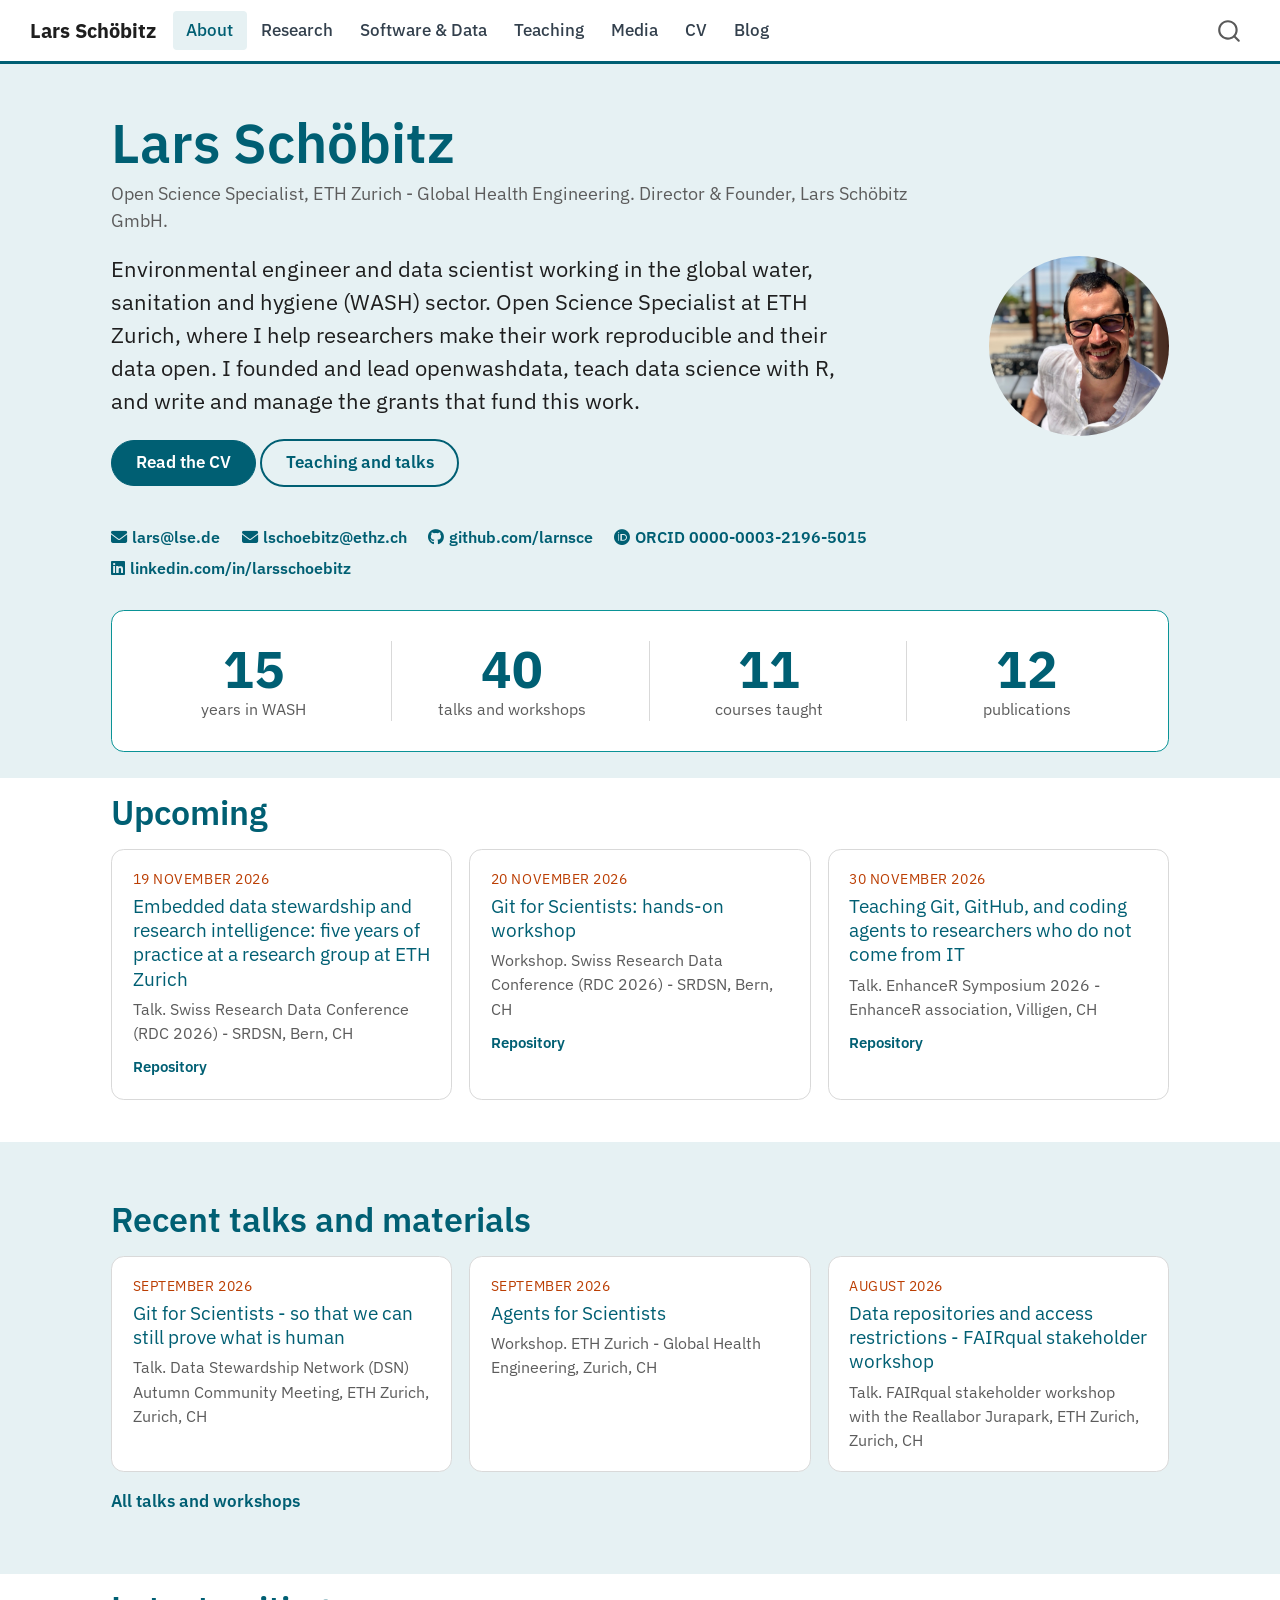
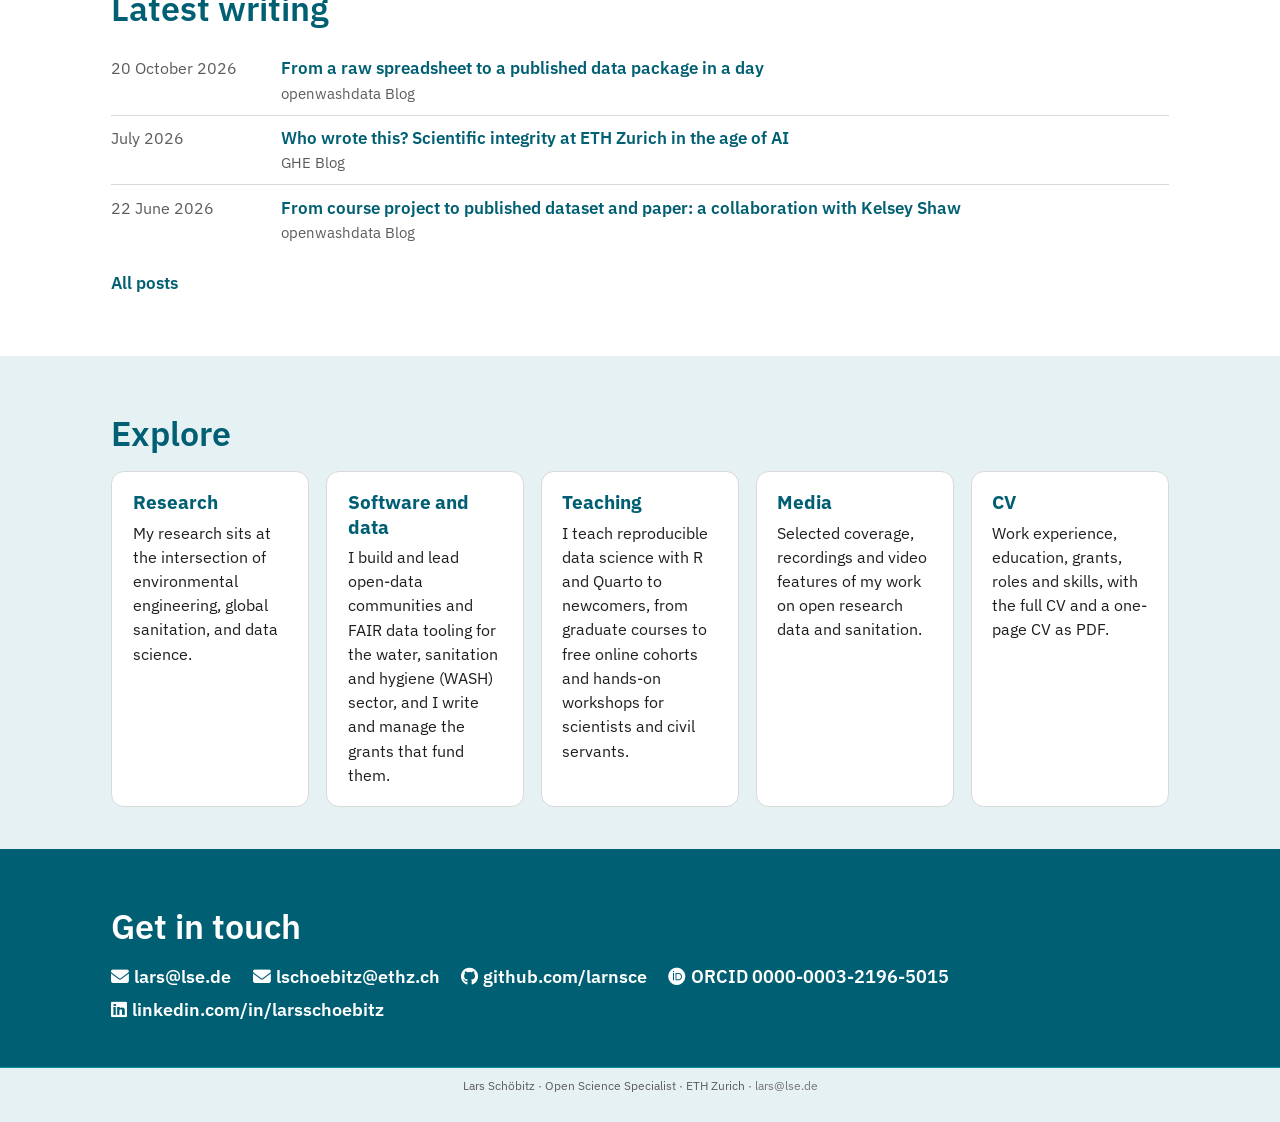
<file: docs/index.html>
<!DOCTYPE html>
<html xmlns="http://www.w3.org/1999/xhtml" lang="en" xml:lang="en"><head>

<meta charset="utf-8">
<meta name="generator" content="quarto-1.10.18">

<meta name="viewport" content="width=device-width, initial-scale=1.0, user-scalable=yes">


<title>Lars Schöbitz</title>
<style>
/* Default styles provided by pandoc.
** See https://pandoc.org/MANUAL.html#variables-for-html for config info.
*/
span.smallcaps{font-variant: small-caps;}
div.columns{display: flex; gap: 1.5em;}
div.column{flex: auto;}
@media screen {
div.columns{gap: min(4vw, 1.5em);}
div.column{overflow-x: auto;}
}
div.hanging-indent{margin-left: 1.5em; text-indent: -1.5em;}
ul.task-list{list-style: none;}
ul.task-list li input[type="checkbox"] {
  width: 0.8em;
  margin: 0 0.8em 0.2em -1em; /* quarto-specific, see https://github.com/quarto-dev/quarto-cli/issues/4556 */ 
  vertical-align: middle;
}
</style>


<script src="site_libs/quarto-nav/quarto-nav.js"></script>
<script src="site_libs/quarto-nav/headroom.min.js"></script>
<script src="site_libs/clipboard/clipboard.min.js"></script>
<script src="site_libs/quarto-search/autocomplete.umd.js"></script>
<script src="site_libs/quarto-search/fuse.min.js"></script>
<script src="site_libs/quarto-search/quarto-search.js"></script>
<meta name="quarto:offset" content="./">
<link href="./assets/profile-lars-schoebitz.jpg" rel="icon" type="image/jpeg">
<script src="site_libs/quarto-html/quarto.js" type="module"></script>
<script src="site_libs/quarto-html/tabsets/tabsets.js" type="module"></script>
<script src="site_libs/quarto-html/popper.min.js"></script>
<script src="site_libs/quarto-html/tippy.umd.min.js"></script>
<script src="site_libs/quarto-html/anchor.min.js"></script>
<link href="site_libs/quarto-html/tippy.css" rel="stylesheet">
<link href="site_libs/quarto-html/quarto-syntax-highlighting-0f05cba98e93abd5bfacabf37e46c573.css" rel="stylesheet" class="quarto-color-scheme" id="quarto-text-highlighting-styles">
<link href="site_libs/quarto-html/quarto-syntax-highlighting-dark-36489fe9f95e83378e31b3375ef0b6a4.css" rel="stylesheet" class="quarto-color-scheme quarto-color-alternate" id="quarto-text-highlighting-styles">
<link href="site_libs/quarto-html/quarto-syntax-highlighting-0f05cba98e93abd5bfacabf37e46c573.css" rel="stylesheet" class="quarto-color-scheme-extra" id="quarto-text-highlighting-styles">
<script src="site_libs/bootstrap/bootstrap.min.js"></script>
<link href="site_libs/bootstrap/bootstrap-icons.css" rel="stylesheet">
<link href="site_libs/bootstrap/bootstrap-bf7b6a0d2951747acea9053a0771e20d.min.css" rel="stylesheet" append-hash="true" class="quarto-color-scheme" id="quarto-bootstrap" data-mode="light">
<link href="site_libs/bootstrap/bootstrap-dark-5d025dab3f1455580d51723e2d151b8a.min.css" rel="stylesheet" append-hash="true" class="quarto-color-scheme quarto-color-alternate" id="quarto-bootstrap" data-mode="light">
<link href="site_libs/bootstrap/bootstrap-bf7b6a0d2951747acea9053a0771e20d.min.css" rel="stylesheet" append-hash="true" class="quarto-color-scheme-extra" id="quarto-bootstrap" data-mode="light">
<script id="quarto-search-options" type="application/json">{
  "location": "navbar",
  "copy-button": false,
  "collapse-after": 3,
  "panel-placement": "end",
  "type": "overlay",
  "limit": 50,
  "keyboard-shortcut": [
    "f",
    "/",
    "s"
  ],
  "show-item-context": false,
  "language": {
    "search-no-results-text": "No results",
    "search-matching-documents-text": "matching documents",
    "search-copy-link-title": "Copy link to search",
    "search-hide-matches-text": "Hide additional matches",
    "search-more-match-text": "more match in this document",
    "search-more-matches-text": "more matches in this document",
    "search-clear-button-title": "Clear",
    "search-text-placeholder": "",
    "search-detached-cancel-button-title": "Cancel",
    "search-submit-button-title": "Submit",
    "search-label": "Search"
  }
}</script>
<link rel="stylesheet" href="https://cdnjs.cloudflare.com/ajax/libs/font-awesome/6.5.1/css/all.min.css">
<script async="" defer="" data-domain="lse.de" src="https://plausible.io/js/plausible.js"></script>


<link rel="stylesheet" href="assets/styles.css">
</head>

<body class="nav-fixed fullcontent quarto-light">

<div id="quarto-search-results"></div>
  <header id="quarto-header" class="headroom fixed-top">
    <nav class="navbar navbar-expand-lg " data-bs-theme="dark">
      <div class="navbar-container container-fluid">
      <div class="navbar-brand-container mx-auto">
    <a class="navbar-brand" href="./index.html">
    <span class="navbar-title">Lars Schöbitz</span>
    </a>
  </div>
            <div id="quarto-search" class="" title="Search"></div>
          <button class="navbar-toggler" type="button" data-bs-toggle="collapse" data-bs-target="#navbarCollapse" aria-controls="navbarCollapse" role="menu" aria-expanded="false" aria-label="Toggle navigation" onclick="if (window.quartoToggleHeadroom) { window.quartoToggleHeadroom(); }">
  <span class="navbar-toggler-icon"></span>
</button>
          <div class="collapse navbar-collapse" id="navbarCollapse">
            <ul class="navbar-nav navbar-nav-scroll me-auto">
  <li class="nav-item">
    <a class="nav-link active" href="./index.html" aria-current="page"> 
<span class="menu-text">About</span></a>
  </li>  
  <li class="nav-item">
    <a class="nav-link" href="./research.html"> 
<span class="menu-text">Research</span></a>
  </li>  
  <li class="nav-item">
    <a class="nav-link" href="./software.html"> 
<span class="menu-text">Software &amp; Data</span></a>
  </li>  
  <li class="nav-item">
    <a class="nav-link" href="./teaching.html"> 
<span class="menu-text">Teaching</span></a>
  </li>  
  <li class="nav-item">
    <a class="nav-link" href="./media.html"> 
<span class="menu-text">Media</span></a>
  </li>  
  <li class="nav-item">
    <a class="nav-link" href="./cv.html"> 
<span class="menu-text">CV</span></a>
  </li>  
  <li class="nav-item">
    <a class="nav-link" href="./blog.html"> 
<span class="menu-text">Blog</span></a>
  </li>  
</ul>
          </div> <!-- /navcollapse -->
            <div class="quarto-navbar-tools">
</div>
      </div> <!-- /container-fluid -->
    </nav>
</header>
<!-- content -->
<div id="quarto-content" class="quarto-container page-layout-custom page-navbar">
<!-- sidebar -->
<!-- margin-sidebar -->
<!-- main -->




<div class="lse-hero">
<div class="lse-section">
<div class="lse-hero-grid">
<section id="lars-schöbitz" class="lse-hero-text">
<h1>Lars Schöbitz</h1>
<p class="lse-role">Open Science Specialist, ETH Zurich - Global Health Engineering. Director &amp; Founder, Lars Schöbitz GmbH.</p>
<div class="lse-lead">
<p>Environmental engineer and data scientist working in the global water, sanitation and hygiene (WASH) sector. Open Science Specialist at ETH Zurich, where I help researchers make their work reproducible and their data open. I founded and lead openwashdata, teach data science with R, and write and manage the grants that fund this work.</p>
</div>
<div class="lse-actions">
<p><a href="./cv.html" class="btn btn-primary">Read the CV</a> <a href="./teaching.html" class="btn btn-outline">Teaching and talks</a></p>
</div>
<p class="lse-contact"><a href="mailto:lars@lse.de"><i class="fa-solid fa-envelope"></i>lars@lse.de</a>
<a href="mailto:lschoebitz@ethz.ch"><i class="fa-solid fa-envelope"></i>lschoebitz@ethz.ch</a>
<a href="https://github.com/larnsce"><i class="fa-brands fa-github"></i>github.com/larnsce</a>
<a href="https://orcid.org/0000-0003-2196-5015"><i class="fa-brands fa-orcid"></i>ORCID 0000-0003-2196-5015</a>
<a href="https://linkedin.com/in/larsschoebitz"><i class="fa-brands fa-linkedin"></i>linkedin.com/in/larsschoebitz</a></p>
</section>
<div class="lse-hero-photo">
<p><img src="assets/profile-lars-schoebitz.jpg" class="lse-portrait img-fluid" alt="Portrait of Lars Schöbitz"></p>
</div>
</div>
<div class="lse-numbers">
<div class="lse-number-item"><div class="lse-number">15</div><div class="lse-number-label">years in WASH</div></div>
<div class="lse-number-item"><div class="lse-number">40</div><div class="lse-number-label">talks and workshops</div></div>
<div class="lse-number-item"><div class="lse-number">11</div><div class="lse-number-label">courses taught</div></div>
<div class="lse-number-item"><div class="lse-number">12</div><div class="lse-number-label">publications</div></div>
</div>
</div>
</div>
<div class="lse-section">
<h2>Upcoming</h2>
<div class="lse-cards">
<div class="lse-card">
<span class="lse-card-kicker">19 November 2026</span>
<strong><a href="https://researchdatasupport.ch/srdsn-conference">Embedded data stewardship and research intelligence: five years of practice at a research group at ETH Zurich</a></strong>
<p class="lse-card-meta">Talk. Swiss Research Data Conference (RDC 2026) - SRDSN, Bern, CH</p>
<a class="lse-card-more" href="https://github.com/larnsce/rdc-2026">Repository</a>
</div>
<div class="lse-card">
<span class="lse-card-kicker">20 November 2026</span>
<strong><a href="https://researchdatasupport.ch/srdsn-conference">Git for Scientists: hands-on workshop</a></strong>
<p class="lse-card-meta">Workshop. Swiss Research Data Conference (RDC 2026) - SRDSN, Bern, CH</p>
<a class="lse-card-more" href="https://github.com/larnsce/rdc-2026">Repository</a>
</div>
<div class="lse-card">
<span class="lse-card-kicker">30 November 2026</span>
<strong><a href="https://symposium.enhancer.ch/">Teaching Git, GitHub, and coding agents to researchers who do not come from IT</a></strong>
<p class="lse-card-meta">Talk. EnhanceR Symposium 2026 - EnhanceR association, Villigen, CH</p>
<a class="lse-card-more" href="https://github.com/Global-Health-Engineering/talk-enhancer">Repository</a>
</div>
</div>
</div>
<div class="lse-tint">
<section id="recent-talks-and-materials" class="lse-section">
<h2>Recent talks and materials</h2>
<div class="lse-cards">
<div class="lse-card">
<span class="lse-card-kicker">September 2026</span>
<strong><a href="https://ghe-open.ch/slides/dsn-agentsforsci">Git for Scientists - so that we can still prove what is human</a></strong>
<p class="lse-card-meta">Talk. Data Stewardship Network (DSN) Autumn Community Meeting, ETH Zurich, Zurich, CH</p>
</div>
<div class="lse-card">
<span class="lse-card-kicker">September 2026</span>
<strong><a href="https://github.com/agentsforsci-ghe">Agents for Scientists</a></strong>
<p class="lse-card-meta">Workshop. ETH Zurich - Global Health Engineering, Zurich, CH</p>
</div>
<div class="lse-card">
<span class="lse-card-kicker">August 2026</span>
<strong><a href="https://fairqual.github.io/website/gallery/slides/#jurapark-2026">Data repositories and access restrictions - FAIRqual stakeholder workshop</a></strong>
<p class="lse-card-meta">Talk. FAIRqual stakeholder workshop with the Reallabor Jurapark, ETH Zurich, Zurich, CH</p>
</div>
</div>
<p><a href="./teaching.html" class="lse-more">All talks and workshops</a></p>
</section>
</div>
<section id="latest-writing" class="lse-section">
<h2>Latest writing</h2>
<div class="lse-rows">
<a class="lse-row" href="https://openwashdata.org/pages/blog/posts/2026-10-20-solidwastekampala-story/"><span class="lse-row-date">20 October 2026</span><span class="lse-row-title">From a raw spreadsheet to a published data package in a day</span><span class="lse-row-meta">openwashdata Blog</span></a>
<a class="lse-row" href="https://ghe.ethz.ch/ghe-blog-news/2026/07/blog-who-wrote-this-scientific-integrity-at-eth-zurich-in-the-age-of-ai.html"><span class="lse-row-date">July 2026</span><span class="lse-row-title">Who wrote this? Scientific integrity at ETH Zurich in the age of AI</span><span class="lse-row-meta">GHE Blog</span></a>
<a class="lse-row" href="https://openwashdata.org/pages/blog/posts/2026-06-22-collaboration/"><span class="lse-row-date">22 June 2026</span><span class="lse-row-title">From course project to published dataset and paper: a collaboration with Kelsey Shaw</span><span class="lse-row-meta">openwashdata Blog</span></a>
</div>
<p><a href="./blog.html" class="lse-more">All posts</a></p>
</section>
<div class="lse-tint">
<section id="explore" class="lse-section">
<h2>Explore</h2>
<div class="lse-cards lse-cards-explore">
<a class="lse-card" href="research.html"><strong>Research</strong><p>My research sits at the intersection of environmental engineering, global sanitation, and data science.</p></a>
<a class="lse-card" href="software.html"><strong>Software and data</strong><p>I build and lead open-data communities and FAIR data tooling for the water, sanitation and hygiene (WASH) sector, and I write and manage the grants that fund them.</p></a>
<a class="lse-card" href="teaching.html"><strong>Teaching</strong><p>I teach reproducible data science with R and Quarto to newcomers, from graduate courses to free online cohorts and hands-on workshops for scientists and civil servants.</p></a>
<a class="lse-card" href="media.html"><strong>Media</strong><p>Selected coverage, recordings and video features of my work on open research data and sanitation.</p></a>
<a class="lse-card" href="cv.html"><strong>CV</strong><p>Work experience, education, grants, roles and skills, with the full CV and a one-page CV as PDF.</p></a>
</div>
</section>
</div>
<div class="lse-band">
<section id="get-in-touch" class="lse-band-inner">
<h2>Get in touch</h2>
<p class="lse-contact"><a href="mailto:lars@lse.de"><i class="fa-solid fa-envelope"></i>lars@lse.de</a>
<a href="mailto:lschoebitz@ethz.ch"><i class="fa-solid fa-envelope"></i>lschoebitz@ethz.ch</a>
<a href="https://github.com/larnsce"><i class="fa-brands fa-github"></i>github.com/larnsce</a>
<a href="https://orcid.org/0000-0003-2196-5015"><i class="fa-brands fa-orcid"></i>ORCID 0000-0003-2196-5015</a>
<a href="https://linkedin.com/in/larsschoebitz"><i class="fa-brands fa-linkedin"></i>linkedin.com/in/larsschoebitz</a></p>
</section>
</div>




<script id="quarto-html-after-body" type="application/javascript">
  window.document.addEventListener("DOMContentLoaded", function (event) {
    const icon = "";
    const anchorJS = new window.AnchorJS();
    anchorJS.options = {
      placement: 'right',
      icon: icon
    };
    anchorJS.add('.anchored');
    const isCodeAnnotation = (el) => {
      for (const clz of el.classList) {
        if (clz.startsWith('code-annotation-')) {                     
          return true;
        }
      }
      return false;
    }
    const onCopySuccess = function(e) {
      // button target
      const button = e.trigger;
      // don't keep focus
      button.blur();
      // flash "checked"
      button.classList.add('code-copy-button-checked');
      var currentTitle = button.getAttribute("title");
      button.setAttribute("title", "Copied!");
      let tooltip;
      if (window.bootstrap) {
        button.setAttribute("data-bs-toggle", "tooltip");
        button.setAttribute("data-bs-placement", "left");
        button.setAttribute("data-bs-title", "Copied!");
        tooltip = new bootstrap.Tooltip(button, 
          { trigger: "manual", 
            customClass: "code-copy-button-tooltip",
            offset: [0, -8]});
        tooltip.show();    
      }
      setTimeout(function() {
        if (tooltip) {
          tooltip.hide();
          button.removeAttribute("data-bs-title");
          button.removeAttribute("data-bs-toggle");
          button.removeAttribute("data-bs-placement");
        }
        button.setAttribute("title", currentTitle);
        button.classList.remove('code-copy-button-checked');
      }, 1000);
      // clear code selection
      e.clearSelection();
    }
    const getTextToCopy = function(trigger) {
      const outerScaffold = trigger.parentElement.cloneNode(true);
      const codeEl = outerScaffold.querySelector('code');
      for (const childEl of codeEl.children) {
        if (isCodeAnnotation(childEl)) {
          childEl.remove();
        }
      }
      return codeEl.innerText;
    }
    const clipboard = new window.ClipboardJS('.code-copy-button:not([data-in-quarto-modal])', {
      text: getTextToCopy
    });
    clipboard.on('success', onCopySuccess);
    if (window.document.getElementById('quarto-embedded-source-code-modal')) {
      const clipboardModal = new window.ClipboardJS('.code-copy-button[data-in-quarto-modal]', {
        text: getTextToCopy,
        container: window.document.getElementById('quarto-embedded-source-code-modal')
      });
      clipboardModal.on('success', onCopySuccess);
    }
      var localhostRegex = new RegExp(/^(?:http|https):\/\/localhost\:?[0-9]*\//);
      var mailtoRegex = new RegExp(/^mailto:/);
        var filterRegex = new RegExp("https:\/\/www\.lse\.de");
      var isInternal = (href) => {
          return filterRegex.test(href) || localhostRegex.test(href) || mailtoRegex.test(href);
      }
      // Inspect non-navigation links and adorn them if external
     var links = window.document.querySelectorAll('a[href]:not(.nav-link):not(.navbar-brand):not(.toc-action):not(.sidebar-link):not(.sidebar-item-toggle):not(.pagination-link):not(.no-external):not([aria-hidden]):not(.dropdown-item):not(.quarto-navigation-tool):not(.about-link)');
      for (var i=0; i<links.length; i++) {
        const link = links[i];
        if (!isInternal(link.href)) {
          // undo the damage that might have been done by quarto-nav.js in the case of
          // links that we want to consider external
          if (link.dataset.originalHref !== undefined) {
            link.href = link.dataset.originalHref;
          }
            // target, if specified
            link.setAttribute("target", "_blank");
            if (link.getAttribute("rel") === null) {
              link.setAttribute("rel", "noopener");
            }
        }
      }
    function tippyHover(el, contentFn, onTriggerFn, onUntriggerFn) {
      const config = {
        allowHTML: true,
        maxWidth: 500,
        delay: 100,
        arrow: false,
        appendTo: function(el) {
            return el.parentElement;
        },
        interactive: true,
        interactiveBorder: 10,
        theme: 'quarto',
        placement: 'bottom-start',
      };
      if (contentFn) {
        config.content = contentFn;
      }
      if (onTriggerFn) {
        config.onTrigger = onTriggerFn;
      }
      if (onUntriggerFn) {
        config.onUntrigger = onUntriggerFn;
      }
      window.tippy(el, config); 
    }
    const noterefs = window.document.querySelectorAll('a[role="doc-noteref"]');
    for (var i=0; i<noterefs.length; i++) {
      const ref = noterefs[i];
      tippyHover(ref, function() {
        // use id or data attribute instead here
        let href = ref.getAttribute('data-footnote-href') || ref.getAttribute('href');
        try { href = new URL(href).hash; } catch {}
        const id = href.replace(/^#\/?/, "");
        const note = window.document.getElementById(id);
        if (note) {
          return note.innerHTML;
        } else {
          return "";
        }
      });
    }
    const xrefs = window.document.querySelectorAll('a.quarto-xref');
    const processXRef = (id, note) => {
      // Strip column container classes
      const stripColumnClz = (el) => {
        el.classList.remove("page-full", "page-columns");
        if (el.children) {
          for (const child of el.children) {
            stripColumnClz(child);
          }
        }
      }
      stripColumnClz(note)
      if (id === null || id.startsWith('sec-')) {
        // Special case sections, only their first couple elements
        const container = document.createElement("div");
        if (note.children && note.children.length > 2) {
          container.appendChild(note.children[0].cloneNode(true));
          for (let i = 1; i < note.children.length; i++) {
            const child = note.children[i];
            if (child.tagName === "P" && child.innerText === "") {
              continue;
            } else {
              container.appendChild(child.cloneNode(true));
              break;
            }
          }
          if (window.Quarto?.typesetMath) {
            window.Quarto.typesetMath(container);
          }
          return container.innerHTML
        } else {
          if (window.Quarto?.typesetMath) {
            window.Quarto.typesetMath(note);
          }
          return note.innerHTML;
        }
      } else {
        // Remove any anchor links if they are present
        const anchorLink = note.querySelector('a.anchorjs-link');
        if (anchorLink) {
          anchorLink.remove();
        }
        if (window.Quarto?.typesetMath) {
          window.Quarto.typesetMath(note);
        }
        if (note.classList.contains("callout")) {
          return note.outerHTML;
        } else {
          return note.innerHTML;
        }
      }
    }
    for (var i=0; i<xrefs.length; i++) {
      const xref = xrefs[i];
      tippyHover(xref, undefined, function(instance) {
        instance.disable();
        let url = xref.getAttribute('href');
        let hash = undefined; 
        if (url.startsWith('#')) {
          hash = url;
        } else {
          try { hash = new URL(url).hash; } catch {}
        }
        if (hash) {
          const id = hash.replace(/^#\/?/, "");
          const note = window.document.getElementById(id);
          if (note !== null) {
            try {
              const html = processXRef(id, note.cloneNode(true));
              instance.setContent(html);
            } finally {
              instance.enable();
              instance.show();
            }
          } else {
            // See if we can fetch this
            fetch(url.split('#')[0])
            .then(res => res.text())
            .then(html => {
              const parser = new DOMParser();
              const htmlDoc = parser.parseFromString(html, "text/html");
              const note = htmlDoc.getElementById(id);
              if (note !== null) {
                const html = processXRef(id, note);
                instance.setContent(html);
              } 
            }).finally(() => {
              instance.enable();
              instance.show();
            });
          }
        } else {
          // See if we can fetch a full url (with no hash to target)
          // This is a special case and we should probably do some content thinning / targeting
          fetch(url)
          .then(res => res.text())
          .then(html => {
            const parser = new DOMParser();
            const htmlDoc = parser.parseFromString(html, "text/html");
            const note = htmlDoc.querySelector('main.content');
            if (note !== null) {
              // This should only happen for chapter cross references
              // (since there is no id in the URL)
              // remove the first header
              if (note.children.length > 0 && note.children[0].tagName === "HEADER") {
                note.children[0].remove();
              }
              const html = processXRef(null, note);
              instance.setContent(html);
            } 
          }).finally(() => {
            instance.enable();
            instance.show();
          });
        }
      }, function(instance) {
      });
    }
        let selectedAnnoteEl;
        const selectorForAnnotation = ( cell, annotation) => {
          let cellAttr = 'data-code-cell="' + cell + '"';
          let lineAttr = 'data-code-annotation="' +  annotation + '"';
          const selector = 'span[' + cellAttr + '][' + lineAttr + ']';
          return selector;
        }
        const selectCodeLines = (annoteEl) => {
          const doc = window.document;
          const targetCell = annoteEl.getAttribute("data-target-cell");
          const targetAnnotation = annoteEl.getAttribute("data-target-annotation");
          const annoteSpan = window.document.querySelector(selectorForAnnotation(targetCell, targetAnnotation));
          const lines = annoteSpan.getAttribute("data-code-lines").split(",");
          const lineIds = lines.map((line) => {
            return targetCell + "-" + line;
          })
          let top = null;
          let height = null;
          let parent = null;
          if (lineIds.length > 0) {
              //compute the position of the single el (top and bottom and make a div)
              const el = window.document.getElementById(lineIds[0]);
              top = el.offsetTop;
              height = el.offsetHeight;
              parent = el.parentElement.parentElement;
            if (lineIds.length > 1) {
              const lastEl = window.document.getElementById(lineIds[lineIds.length - 1]);
              const bottom = lastEl.offsetTop + lastEl.offsetHeight;
              height = bottom - top;
            }
            if (top !== null && height !== null && parent !== null) {
              // cook up a div (if necessary) and position it 
              let div = window.document.getElementById("code-annotation-line-highlight");
              if (div === null) {
                div = window.document.createElement("div");
                div.setAttribute("id", "code-annotation-line-highlight");
                div.style.position = 'absolute';
                parent.appendChild(div);
              }
              div.style.top = top - 2 + "px";
              div.style.height = height + 4 + "px";
              div.style.left = 0;
              let gutterDiv = window.document.getElementById("code-annotation-line-highlight-gutter");
              if (gutterDiv === null) {
                gutterDiv = window.document.createElement("div");
                gutterDiv.setAttribute("id", "code-annotation-line-highlight-gutter");
                gutterDiv.style.position = 'absolute';
                const codeCell = window.document.getElementById(targetCell);
                const gutter = codeCell.querySelector('.code-annotation-gutter');
                gutter.appendChild(gutterDiv);
              }
              gutterDiv.style.top = top - 2 + "px";
              gutterDiv.style.height = height + 4 + "px";
            }
            selectedAnnoteEl = annoteEl;
          }
        };
        const unselectCodeLines = () => {
          const elementsIds = ["code-annotation-line-highlight", "code-annotation-line-highlight-gutter"];
          elementsIds.forEach((elId) => {
            const div = window.document.getElementById(elId);
            if (div) {
              div.remove();
            }
          });
          selectedAnnoteEl = undefined;
        };
          // Handle positioning of the toggle
      window.addEventListener(
        "resize",
        throttle(() => {
          elRect = undefined;
          if (selectedAnnoteEl) {
            selectCodeLines(selectedAnnoteEl);
          }
        }, 10)
      );
      function throttle(fn, ms) {
      let throttle = false;
      let timer;
        return (...args) => {
          if(!throttle) { // first call gets through
              fn.apply(this, args);
              throttle = true;
          } else { // all the others get throttled
              if(timer) clearTimeout(timer); // cancel #2
              timer = setTimeout(() => {
                fn.apply(this, args);
                timer = throttle = false;
              }, ms);
          }
        };
      }
        // Attach click handler to the DT
        const annoteDls = window.document.querySelectorAll('dt[data-target-cell]');
        for (const annoteDlNode of annoteDls) {
          annoteDlNode.addEventListener('click', (event) => {
            const clickedEl = event.target;
            if (clickedEl !== selectedAnnoteEl) {
              unselectCodeLines();
              const activeEl = window.document.querySelector('dt[data-target-cell].code-annotation-active');
              if (activeEl) {
                activeEl.classList.remove('code-annotation-active');
              }
              selectCodeLines(clickedEl);
              clickedEl.classList.add('code-annotation-active');
            } else {
              // Unselect the line
              unselectCodeLines();
              clickedEl.classList.remove('code-annotation-active');
            }
          });
        }
    const findCites = (el) => {
      const parentEl = el.parentElement;
      if (parentEl) {
        const cites = parentEl.dataset.cites;
        if (cites) {
          return {
            el,
            cites: cites.split(' ')
          };
        } else {
          return findCites(el.parentElement)
        }
      } else {
        return undefined;
      }
    };
    var bibliorefs = window.document.querySelectorAll('a[role="doc-biblioref"]');
    for (var i=0; i<bibliorefs.length; i++) {
      const ref = bibliorefs[i];
      const citeInfo = findCites(ref);
      if (citeInfo) {
        tippyHover(citeInfo.el, function() {
          var popup = window.document.createElement('div');
          citeInfo.cites.forEach(function(cite) {
            var citeDiv = window.document.createElement('div');
            citeDiv.classList.add('hanging-indent');
            citeDiv.classList.add('csl-entry');
            var biblioDiv = window.document.getElementById('ref-' + cite);
            if (biblioDiv) {
              citeDiv.innerHTML = biblioDiv.innerHTML;
            }
            popup.appendChild(citeDiv);
          });
          return popup.innerHTML;
        });
      }
    }
  });
  </script>
</div> <!-- /content -->
<footer class="footer">
  <div class="nav-footer">
    <div class="nav-footer-left">
      &nbsp;
    </div>   
    <div class="nav-footer-center">
<p>Lars Schöbitz · Open Science Specialist · ETH Zurich · <a href="mailto:lars@lse.de">lars@lse.de</a></p>
</div>
    <div class="nav-footer-right">
      &nbsp;
    </div>
  </div>
</footer>




</body></html>
</file>
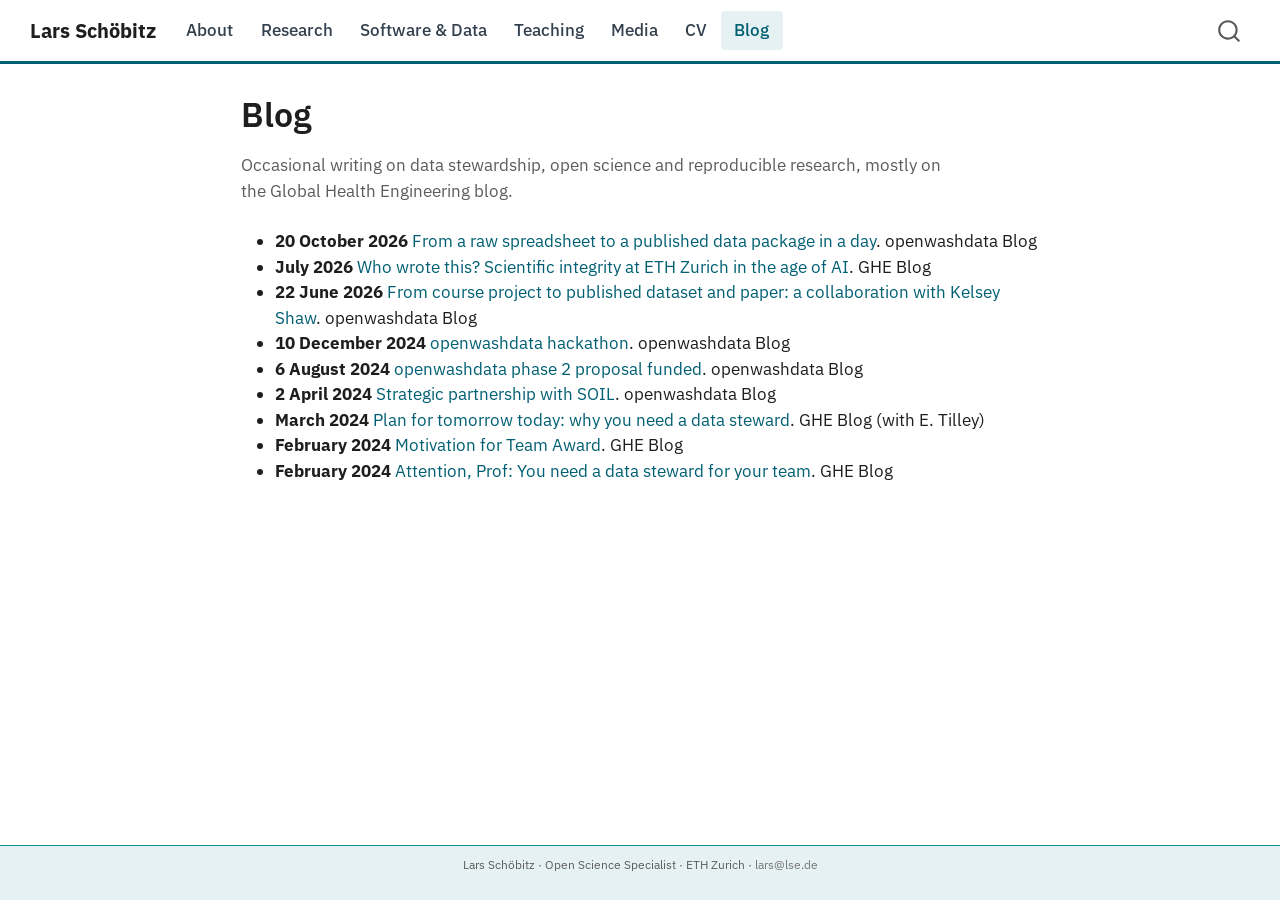
<file: docs/blog.html>
<!DOCTYPE html>
<html xmlns="http://www.w3.org/1999/xhtml" lang="en" xml:lang="en"><head>

<meta charset="utf-8">
<meta name="generator" content="quarto-1.10.18">

<meta name="viewport" content="width=device-width, initial-scale=1.0, user-scalable=yes">


<title>Blog – Lars Schöbitz</title>
<style>
/* Default styles provided by pandoc.
** See https://pandoc.org/MANUAL.html#variables-for-html for config info.
*/
span.smallcaps{font-variant: small-caps;}
div.columns{display: flex; gap: 1.5em;}
div.column{flex: auto;}
@media screen {
div.columns{gap: min(4vw, 1.5em);}
div.column{overflow-x: auto;}
}
div.hanging-indent{margin-left: 1.5em; text-indent: -1.5em;}
ul.task-list{list-style: none;}
ul.task-list li input[type="checkbox"] {
  width: 0.8em;
  margin: 0 0.8em 0.2em -1em; /* quarto-specific, see https://github.com/quarto-dev/quarto-cli/issues/4556 */ 
  vertical-align: middle;
}
</style>


<script src="site_libs/quarto-nav/quarto-nav.js"></script>
<script src="site_libs/quarto-nav/headroom.min.js"></script>
<script src="site_libs/clipboard/clipboard.min.js"></script>
<script src="site_libs/quarto-search/autocomplete.umd.js"></script>
<script src="site_libs/quarto-search/fuse.min.js"></script>
<script src="site_libs/quarto-search/quarto-search.js"></script>
<meta name="quarto:offset" content="./">
<link href="./assets/profile-lars-schoebitz.jpg" rel="icon" type="image/jpeg">
<script src="site_libs/quarto-html/quarto.js" type="module"></script>
<script src="site_libs/quarto-html/tabsets/tabsets.js" type="module"></script>
<script src="site_libs/quarto-html/popper.min.js"></script>
<script src="site_libs/quarto-html/tippy.umd.min.js"></script>
<script src="site_libs/quarto-html/anchor.min.js"></script>
<link href="site_libs/quarto-html/tippy.css" rel="stylesheet">
<link href="site_libs/quarto-html/quarto-syntax-highlighting-0f05cba98e93abd5bfacabf37e46c573.css" rel="stylesheet" class="quarto-color-scheme" id="quarto-text-highlighting-styles">
<link href="site_libs/quarto-html/quarto-syntax-highlighting-dark-36489fe9f95e83378e31b3375ef0b6a4.css" rel="stylesheet" class="quarto-color-scheme quarto-color-alternate" id="quarto-text-highlighting-styles">
<link href="site_libs/quarto-html/quarto-syntax-highlighting-0f05cba98e93abd5bfacabf37e46c573.css" rel="stylesheet" class="quarto-color-scheme-extra" id="quarto-text-highlighting-styles">
<script src="site_libs/bootstrap/bootstrap.min.js"></script>
<link href="site_libs/bootstrap/bootstrap-icons.css" rel="stylesheet">
<link href="site_libs/bootstrap/bootstrap-bf7b6a0d2951747acea9053a0771e20d.min.css" rel="stylesheet" append-hash="true" class="quarto-color-scheme" id="quarto-bootstrap" data-mode="light">
<link href="site_libs/bootstrap/bootstrap-dark-5d025dab3f1455580d51723e2d151b8a.min.css" rel="stylesheet" append-hash="true" class="quarto-color-scheme quarto-color-alternate" id="quarto-bootstrap" data-mode="light">
<link href="site_libs/bootstrap/bootstrap-bf7b6a0d2951747acea9053a0771e20d.min.css" rel="stylesheet" append-hash="true" class="quarto-color-scheme-extra" id="quarto-bootstrap" data-mode="light">
<script id="quarto-search-options" type="application/json">{
  "location": "navbar",
  "copy-button": false,
  "collapse-after": 3,
  "panel-placement": "end",
  "type": "overlay",
  "limit": 50,
  "keyboard-shortcut": [
    "f",
    "/",
    "s"
  ],
  "show-item-context": false,
  "language": {
    "search-no-results-text": "No results",
    "search-matching-documents-text": "matching documents",
    "search-copy-link-title": "Copy link to search",
    "search-hide-matches-text": "Hide additional matches",
    "search-more-match-text": "more match in this document",
    "search-more-matches-text": "more matches in this document",
    "search-clear-button-title": "Clear",
    "search-text-placeholder": "",
    "search-detached-cancel-button-title": "Cancel",
    "search-submit-button-title": "Submit",
    "search-label": "Search"
  }
}</script>
<link rel="stylesheet" href="https://cdnjs.cloudflare.com/ajax/libs/font-awesome/6.5.1/css/all.min.css">
<script async="" defer="" data-domain="lse.de" src="https://plausible.io/js/plausible.js"></script>


<link rel="stylesheet" href="assets/styles.css">
</head>

<body class="nav-fixed fullcontent quarto-light">

<div id="quarto-search-results"></div>
  <header id="quarto-header" class="headroom fixed-top">
    <nav class="navbar navbar-expand-lg " data-bs-theme="dark">
      <div class="navbar-container container-fluid">
      <div class="navbar-brand-container mx-auto">
    <a class="navbar-brand" href="./index.html">
    <span class="navbar-title">Lars Schöbitz</span>
    </a>
  </div>
            <div id="quarto-search" class="" title="Search"></div>
          <button class="navbar-toggler" type="button" data-bs-toggle="collapse" data-bs-target="#navbarCollapse" aria-controls="navbarCollapse" role="menu" aria-expanded="false" aria-label="Toggle navigation" onclick="if (window.quartoToggleHeadroom) { window.quartoToggleHeadroom(); }">
  <span class="navbar-toggler-icon"></span>
</button>
          <div class="collapse navbar-collapse" id="navbarCollapse">
            <ul class="navbar-nav navbar-nav-scroll me-auto">
  <li class="nav-item">
    <a class="nav-link" href="./index.html"> 
<span class="menu-text">About</span></a>
  </li>  
  <li class="nav-item">
    <a class="nav-link" href="./research.html"> 
<span class="menu-text">Research</span></a>
  </li>  
  <li class="nav-item">
    <a class="nav-link" href="./software.html"> 
<span class="menu-text">Software &amp; Data</span></a>
  </li>  
  <li class="nav-item">
    <a class="nav-link" href="./teaching.html"> 
<span class="menu-text">Teaching</span></a>
  </li>  
  <li class="nav-item">
    <a class="nav-link" href="./media.html"> 
<span class="menu-text">Media</span></a>
  </li>  
  <li class="nav-item">
    <a class="nav-link" href="./cv.html"> 
<span class="menu-text">CV</span></a>
  </li>  
  <li class="nav-item">
    <a class="nav-link active" href="./blog.html" aria-current="page"> 
<span class="menu-text">Blog</span></a>
  </li>  
</ul>
          </div> <!-- /navcollapse -->
            <div class="quarto-navbar-tools">
</div>
      </div> <!-- /container-fluid -->
    </nav>
</header>
<!-- content -->
<div id="quarto-content" class="quarto-container page-columns page-rows-contents page-layout-article page-navbar">
<!-- sidebar -->
<!-- margin-sidebar -->
    
<!-- main -->
<main class="content" id="quarto-document-content">

<header id="title-block-header" class="quarto-title-block default">
<div class="quarto-title">
<h1 class="title">Blog</h1>
</div>



<div class="quarto-title-meta">

    
  
    
  </div>
  


</header>


<div class="section-intro">
<p>Occasional writing on data stewardship, open science and reproducible research, mostly on the Global Health Engineering blog.</p>
</div>
<ul>
<li><strong>20 October 2026</strong> <a href="https://openwashdata.org/pages/blog/posts/2026-10-20-solidwastekampala-story/">From a raw spreadsheet to a published data package in a day</a>. openwashdata Blog</li>
<li><strong>July 2026</strong> <a href="https://ghe.ethz.ch/ghe-blog-news/2026/07/blog-who-wrote-this-scientific-integrity-at-eth-zurich-in-the-age-of-ai.html">Who wrote this? Scientific integrity at ETH Zurich in the age of AI</a>. GHE Blog</li>
<li><strong>22 June 2026</strong> <a href="https://openwashdata.org/pages/blog/posts/2026-06-22-collaboration/">From course project to published dataset and paper: a collaboration with Kelsey Shaw</a>. openwashdata Blog</li>
<li><strong>10 December 2024</strong> <a href="https://openwashdata.org/pages/blog/posts/2024-12-09-hackathon/">openwashdata hackathon</a>. openwashdata Blog</li>
<li><strong>6 August 2024</strong> <a href="https://openwashdata.org/pages/blog/posts/2024-07-17-data-stewardship/">openwashdata phase 2 proposal funded</a>. openwashdata Blog</li>
<li><strong>2 April 2024</strong> <a href="https://openwashdata.org/pages/blog/posts/2024-04-02-partnership-soil/">Strategic partnership with SOIL</a>. openwashdata Blog</li>
<li><strong>March 2024</strong> <a href="https://ghe-open.ch/blog/posts/2024-03-08-swissrn-abstract/">Plan for tomorrow today: why you need a data steward</a>. GHE Blog (with E. Tilley)</li>
<li><strong>February 2024</strong> <a href="https://ghe-open.ch/blog/posts/2024-02-27-swissrn-award/">Motivation for Team Award</a>. GHE Blog</li>
<li><strong>February 2024</strong> <a href="https://ghe.ethz.ch/ghe-blog-news/2024/02/blog-attention-prof-you-need-a-data-steward-for-your-team.html">Attention, Prof: You need a data steward for your team</a>. GHE Blog</li>
</ul>



</main> <!-- /main -->
<script id="quarto-html-after-body" type="application/javascript">
  window.document.addEventListener("DOMContentLoaded", function (event) {
    const icon = "";
    const anchorJS = new window.AnchorJS();
    anchorJS.options = {
      placement: 'right',
      icon: icon
    };
    anchorJS.add('.anchored');
    const isCodeAnnotation = (el) => {
      for (const clz of el.classList) {
        if (clz.startsWith('code-annotation-')) {                     
          return true;
        }
      }
      return false;
    }
    const onCopySuccess = function(e) {
      // button target
      const button = e.trigger;
      // don't keep focus
      button.blur();
      // flash "checked"
      button.classList.add('code-copy-button-checked');
      var currentTitle = button.getAttribute("title");
      button.setAttribute("title", "Copied!");
      let tooltip;
      if (window.bootstrap) {
        button.setAttribute("data-bs-toggle", "tooltip");
        button.setAttribute("data-bs-placement", "left");
        button.setAttribute("data-bs-title", "Copied!");
        tooltip = new bootstrap.Tooltip(button, 
          { trigger: "manual", 
            customClass: "code-copy-button-tooltip",
            offset: [0, -8]});
        tooltip.show();    
      }
      setTimeout(function() {
        if (tooltip) {
          tooltip.hide();
          button.removeAttribute("data-bs-title");
          button.removeAttribute("data-bs-toggle");
          button.removeAttribute("data-bs-placement");
        }
        button.setAttribute("title", currentTitle);
        button.classList.remove('code-copy-button-checked');
      }, 1000);
      // clear code selection
      e.clearSelection();
    }
    const getTextToCopy = function(trigger) {
      const outerScaffold = trigger.parentElement.cloneNode(true);
      const codeEl = outerScaffold.querySelector('code');
      for (const childEl of codeEl.children) {
        if (isCodeAnnotation(childEl)) {
          childEl.remove();
        }
      }
      return codeEl.innerText;
    }
    const clipboard = new window.ClipboardJS('.code-copy-button:not([data-in-quarto-modal])', {
      text: getTextToCopy
    });
    clipboard.on('success', onCopySuccess);
    if (window.document.getElementById('quarto-embedded-source-code-modal')) {
      const clipboardModal = new window.ClipboardJS('.code-copy-button[data-in-quarto-modal]', {
        text: getTextToCopy,
        container: window.document.getElementById('quarto-embedded-source-code-modal')
      });
      clipboardModal.on('success', onCopySuccess);
    }
      var localhostRegex = new RegExp(/^(?:http|https):\/\/localhost\:?[0-9]*\//);
      var mailtoRegex = new RegExp(/^mailto:/);
        var filterRegex = new RegExp("https:\/\/www\.lse\.de");
      var isInternal = (href) => {
          return filterRegex.test(href) || localhostRegex.test(href) || mailtoRegex.test(href);
      }
      // Inspect non-navigation links and adorn them if external
     var links = window.document.querySelectorAll('a[href]:not(.nav-link):not(.navbar-brand):not(.toc-action):not(.sidebar-link):not(.sidebar-item-toggle):not(.pagination-link):not(.no-external):not([aria-hidden]):not(.dropdown-item):not(.quarto-navigation-tool):not(.about-link)');
      for (var i=0; i<links.length; i++) {
        const link = links[i];
        if (!isInternal(link.href)) {
          // undo the damage that might have been done by quarto-nav.js in the case of
          // links that we want to consider external
          if (link.dataset.originalHref !== undefined) {
            link.href = link.dataset.originalHref;
          }
            // target, if specified
            link.setAttribute("target", "_blank");
            if (link.getAttribute("rel") === null) {
              link.setAttribute("rel", "noopener");
            }
        }
      }
    function tippyHover(el, contentFn, onTriggerFn, onUntriggerFn) {
      const config = {
        allowHTML: true,
        maxWidth: 500,
        delay: 100,
        arrow: false,
        appendTo: function(el) {
            return el.parentElement;
        },
        interactive: true,
        interactiveBorder: 10,
        theme: 'quarto',
        placement: 'bottom-start',
      };
      if (contentFn) {
        config.content = contentFn;
      }
      if (onTriggerFn) {
        config.onTrigger = onTriggerFn;
      }
      if (onUntriggerFn) {
        config.onUntrigger = onUntriggerFn;
      }
      window.tippy(el, config); 
    }
    const noterefs = window.document.querySelectorAll('a[role="doc-noteref"]');
    for (var i=0; i<noterefs.length; i++) {
      const ref = noterefs[i];
      tippyHover(ref, function() {
        // use id or data attribute instead here
        let href = ref.getAttribute('data-footnote-href') || ref.getAttribute('href');
        try { href = new URL(href).hash; } catch {}
        const id = href.replace(/^#\/?/, "");
        const note = window.document.getElementById(id);
        if (note) {
          return note.innerHTML;
        } else {
          return "";
        }
      });
    }
    const xrefs = window.document.querySelectorAll('a.quarto-xref');
    const processXRef = (id, note) => {
      // Strip column container classes
      const stripColumnClz = (el) => {
        el.classList.remove("page-full", "page-columns");
        if (el.children) {
          for (const child of el.children) {
            stripColumnClz(child);
          }
        }
      }
      stripColumnClz(note)
      if (id === null || id.startsWith('sec-')) {
        // Special case sections, only their first couple elements
        const container = document.createElement("div");
        if (note.children && note.children.length > 2) {
          container.appendChild(note.children[0].cloneNode(true));
          for (let i = 1; i < note.children.length; i++) {
            const child = note.children[i];
            if (child.tagName === "P" && child.innerText === "") {
              continue;
            } else {
              container.appendChild(child.cloneNode(true));
              break;
            }
          }
          if (window.Quarto?.typesetMath) {
            window.Quarto.typesetMath(container);
          }
          return container.innerHTML
        } else {
          if (window.Quarto?.typesetMath) {
            window.Quarto.typesetMath(note);
          }
          return note.innerHTML;
        }
      } else {
        // Remove any anchor links if they are present
        const anchorLink = note.querySelector('a.anchorjs-link');
        if (anchorLink) {
          anchorLink.remove();
        }
        if (window.Quarto?.typesetMath) {
          window.Quarto.typesetMath(note);
        }
        if (note.classList.contains("callout")) {
          return note.outerHTML;
        } else {
          return note.innerHTML;
        }
      }
    }
    for (var i=0; i<xrefs.length; i++) {
      const xref = xrefs[i];
      tippyHover(xref, undefined, function(instance) {
        instance.disable();
        let url = xref.getAttribute('href');
        let hash = undefined; 
        if (url.startsWith('#')) {
          hash = url;
        } else {
          try { hash = new URL(url).hash; } catch {}
        }
        if (hash) {
          const id = hash.replace(/^#\/?/, "");
          const note = window.document.getElementById(id);
          if (note !== null) {
            try {
              const html = processXRef(id, note.cloneNode(true));
              instance.setContent(html);
            } finally {
              instance.enable();
              instance.show();
            }
          } else {
            // See if we can fetch this
            fetch(url.split('#')[0])
            .then(res => res.text())
            .then(html => {
              const parser = new DOMParser();
              const htmlDoc = parser.parseFromString(html, "text/html");
              const note = htmlDoc.getElementById(id);
              if (note !== null) {
                const html = processXRef(id, note);
                instance.setContent(html);
              } 
            }).finally(() => {
              instance.enable();
              instance.show();
            });
          }
        } else {
          // See if we can fetch a full url (with no hash to target)
          // This is a special case and we should probably do some content thinning / targeting
          fetch(url)
          .then(res => res.text())
          .then(html => {
            const parser = new DOMParser();
            const htmlDoc = parser.parseFromString(html, "text/html");
            const note = htmlDoc.querySelector('main.content');
            if (note !== null) {
              // This should only happen for chapter cross references
              // (since there is no id in the URL)
              // remove the first header
              if (note.children.length > 0 && note.children[0].tagName === "HEADER") {
                note.children[0].remove();
              }
              const html = processXRef(null, note);
              instance.setContent(html);
            } 
          }).finally(() => {
            instance.enable();
            instance.show();
          });
        }
      }, function(instance) {
      });
    }
        let selectedAnnoteEl;
        const selectorForAnnotation = ( cell, annotation) => {
          let cellAttr = 'data-code-cell="' + cell + '"';
          let lineAttr = 'data-code-annotation="' +  annotation + '"';
          const selector = 'span[' + cellAttr + '][' + lineAttr + ']';
          return selector;
        }
        const selectCodeLines = (annoteEl) => {
          const doc = window.document;
          const targetCell = annoteEl.getAttribute("data-target-cell");
          const targetAnnotation = annoteEl.getAttribute("data-target-annotation");
          const annoteSpan = window.document.querySelector(selectorForAnnotation(targetCell, targetAnnotation));
          const lines = annoteSpan.getAttribute("data-code-lines").split(",");
          const lineIds = lines.map((line) => {
            return targetCell + "-" + line;
          })
          let top = null;
          let height = null;
          let parent = null;
          if (lineIds.length > 0) {
              //compute the position of the single el (top and bottom and make a div)
              const el = window.document.getElementById(lineIds[0]);
              top = el.offsetTop;
              height = el.offsetHeight;
              parent = el.parentElement.parentElement;
            if (lineIds.length > 1) {
              const lastEl = window.document.getElementById(lineIds[lineIds.length - 1]);
              const bottom = lastEl.offsetTop + lastEl.offsetHeight;
              height = bottom - top;
            }
            if (top !== null && height !== null && parent !== null) {
              // cook up a div (if necessary) and position it 
              let div = window.document.getElementById("code-annotation-line-highlight");
              if (div === null) {
                div = window.document.createElement("div");
                div.setAttribute("id", "code-annotation-line-highlight");
                div.style.position = 'absolute';
                parent.appendChild(div);
              }
              div.style.top = top - 2 + "px";
              div.style.height = height + 4 + "px";
              div.style.left = 0;
              let gutterDiv = window.document.getElementById("code-annotation-line-highlight-gutter");
              if (gutterDiv === null) {
                gutterDiv = window.document.createElement("div");
                gutterDiv.setAttribute("id", "code-annotation-line-highlight-gutter");
                gutterDiv.style.position = 'absolute';
                const codeCell = window.document.getElementById(targetCell);
                const gutter = codeCell.querySelector('.code-annotation-gutter');
                gutter.appendChild(gutterDiv);
              }
              gutterDiv.style.top = top - 2 + "px";
              gutterDiv.style.height = height + 4 + "px";
            }
            selectedAnnoteEl = annoteEl;
          }
        };
        const unselectCodeLines = () => {
          const elementsIds = ["code-annotation-line-highlight", "code-annotation-line-highlight-gutter"];
          elementsIds.forEach((elId) => {
            const div = window.document.getElementById(elId);
            if (div) {
              div.remove();
            }
          });
          selectedAnnoteEl = undefined;
        };
          // Handle positioning of the toggle
      window.addEventListener(
        "resize",
        throttle(() => {
          elRect = undefined;
          if (selectedAnnoteEl) {
            selectCodeLines(selectedAnnoteEl);
          }
        }, 10)
      );
      function throttle(fn, ms) {
      let throttle = false;
      let timer;
        return (...args) => {
          if(!throttle) { // first call gets through
              fn.apply(this, args);
              throttle = true;
          } else { // all the others get throttled
              if(timer) clearTimeout(timer); // cancel #2
              timer = setTimeout(() => {
                fn.apply(this, args);
                timer = throttle = false;
              }, ms);
          }
        };
      }
        // Attach click handler to the DT
        const annoteDls = window.document.querySelectorAll('dt[data-target-cell]');
        for (const annoteDlNode of annoteDls) {
          annoteDlNode.addEventListener('click', (event) => {
            const clickedEl = event.target;
            if (clickedEl !== selectedAnnoteEl) {
              unselectCodeLines();
              const activeEl = window.document.querySelector('dt[data-target-cell].code-annotation-active');
              if (activeEl) {
                activeEl.classList.remove('code-annotation-active');
              }
              selectCodeLines(clickedEl);
              clickedEl.classList.add('code-annotation-active');
            } else {
              // Unselect the line
              unselectCodeLines();
              clickedEl.classList.remove('code-annotation-active');
            }
          });
        }
    const findCites = (el) => {
      const parentEl = el.parentElement;
      if (parentEl) {
        const cites = parentEl.dataset.cites;
        if (cites) {
          return {
            el,
            cites: cites.split(' ')
          };
        } else {
          return findCites(el.parentElement)
        }
      } else {
        return undefined;
      }
    };
    var bibliorefs = window.document.querySelectorAll('a[role="doc-biblioref"]');
    for (var i=0; i<bibliorefs.length; i++) {
      const ref = bibliorefs[i];
      const citeInfo = findCites(ref);
      if (citeInfo) {
        tippyHover(citeInfo.el, function() {
          var popup = window.document.createElement('div');
          citeInfo.cites.forEach(function(cite) {
            var citeDiv = window.document.createElement('div');
            citeDiv.classList.add('hanging-indent');
            citeDiv.classList.add('csl-entry');
            var biblioDiv = window.document.getElementById('ref-' + cite);
            if (biblioDiv) {
              citeDiv.innerHTML = biblioDiv.innerHTML;
            }
            popup.appendChild(citeDiv);
          });
          return popup.innerHTML;
        });
      }
    }
  });
  </script>
</div> <!-- /content -->
<footer class="footer">
  <div class="nav-footer">
    <div class="nav-footer-left">
      &nbsp;
    </div>   
    <div class="nav-footer-center">
<p>Lars Schöbitz · Open Science Specialist · ETH Zurich · <a href="mailto:lars@lse.de">lars@lse.de</a></p>
</div>
    <div class="nav-footer-right">
      &nbsp;
    </div>
  </div>
</footer>




</body></html>
</file>
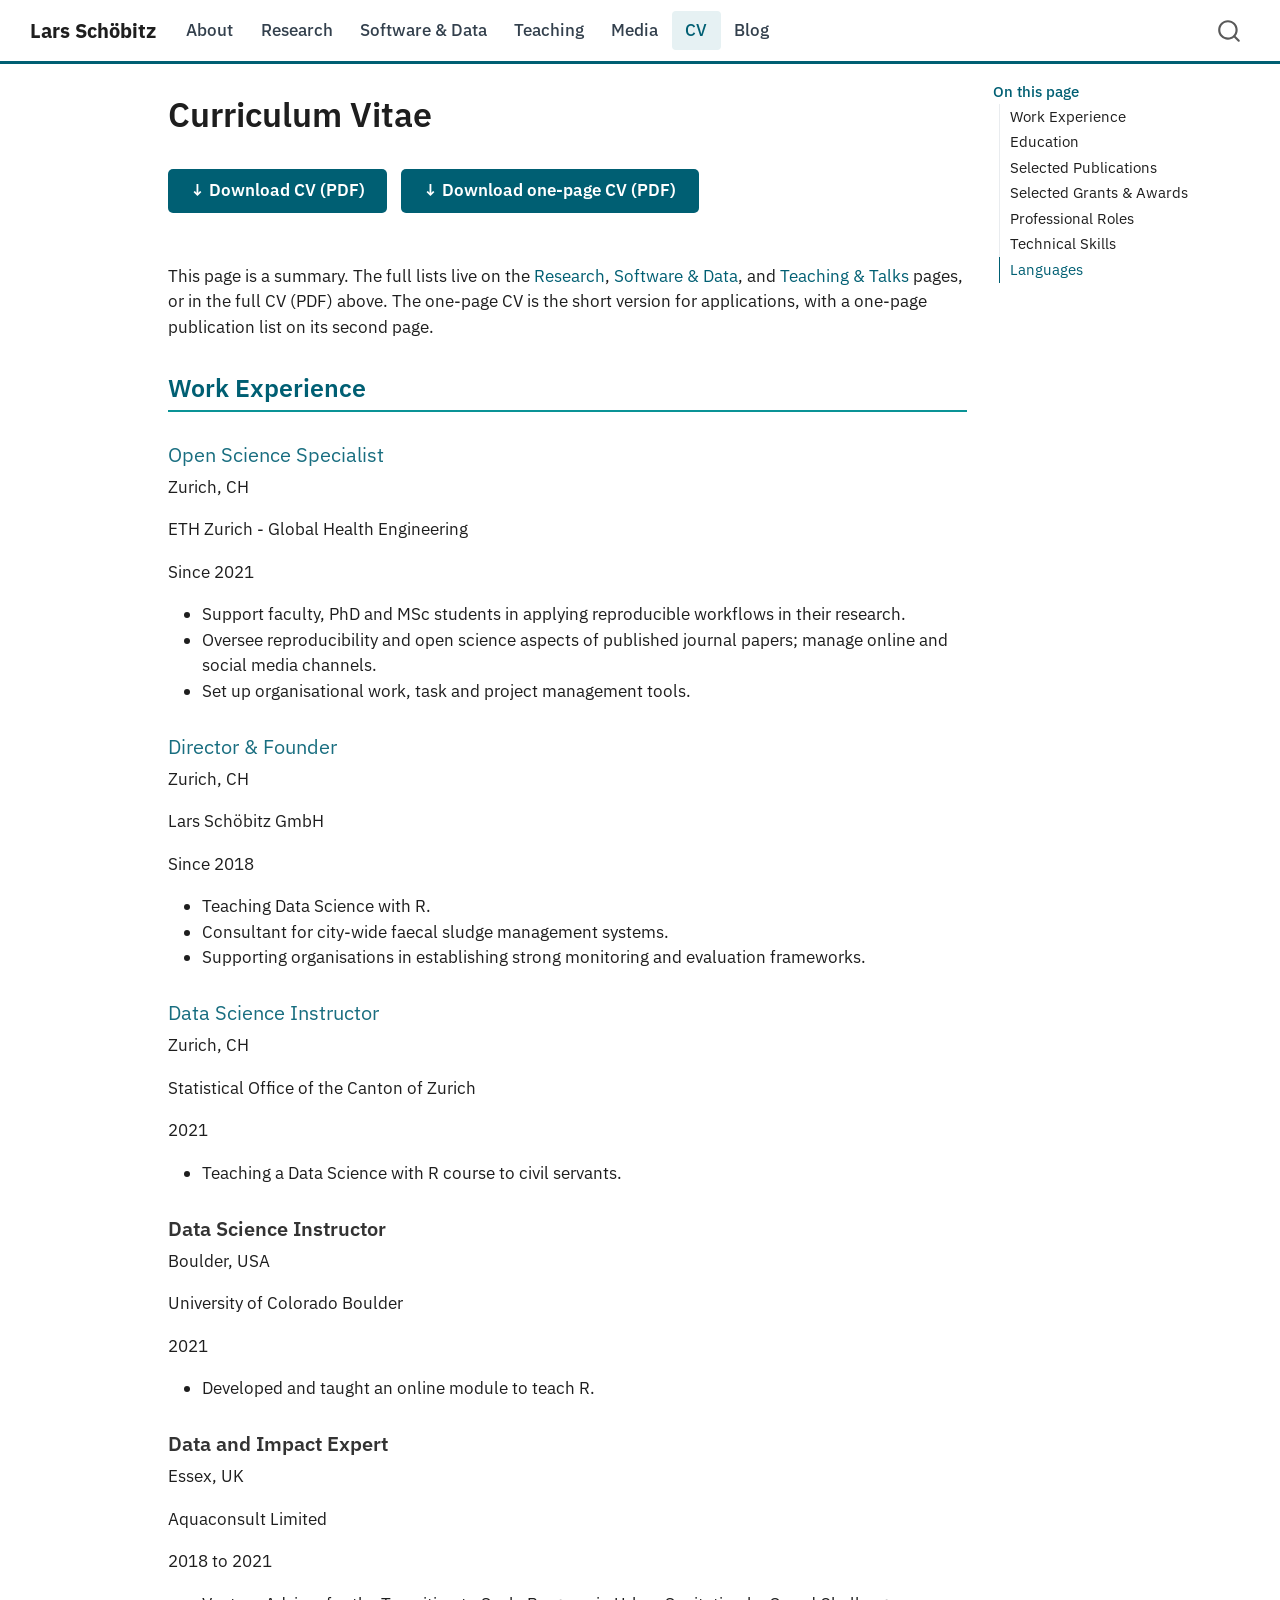
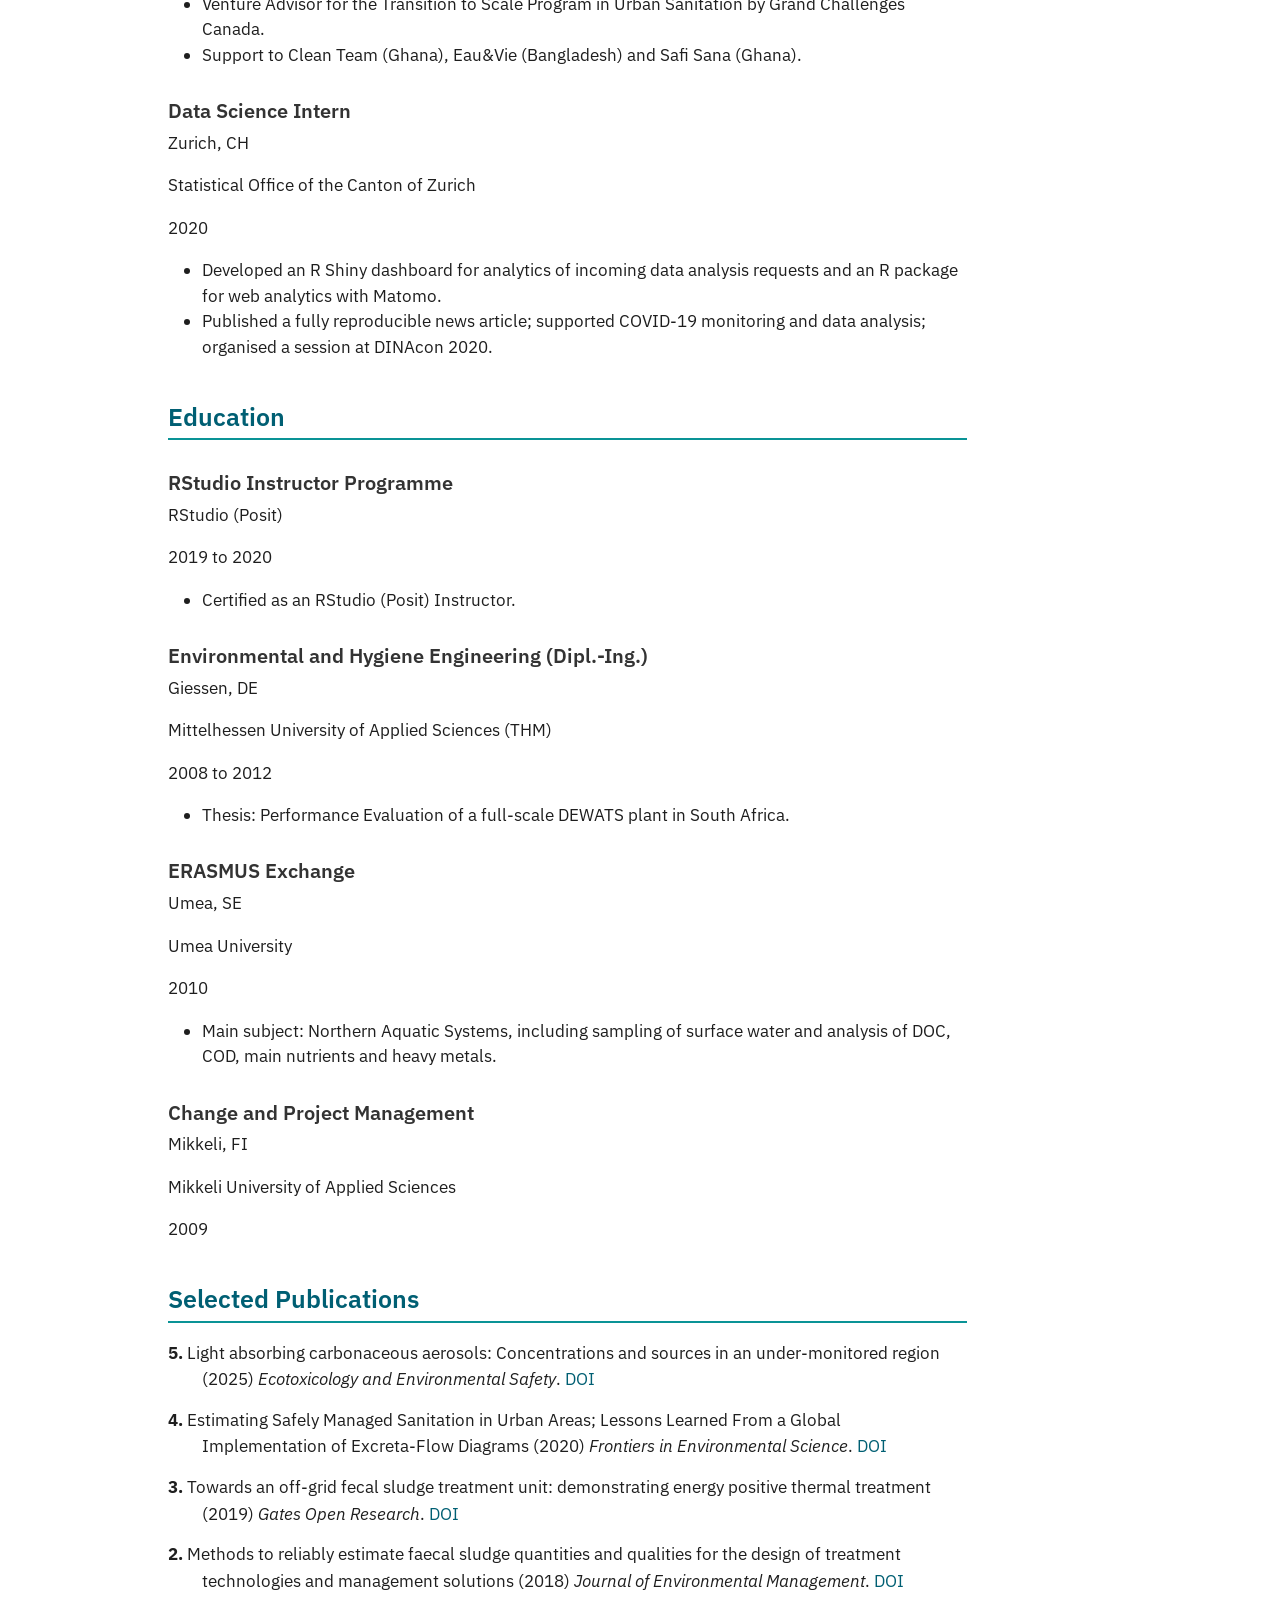
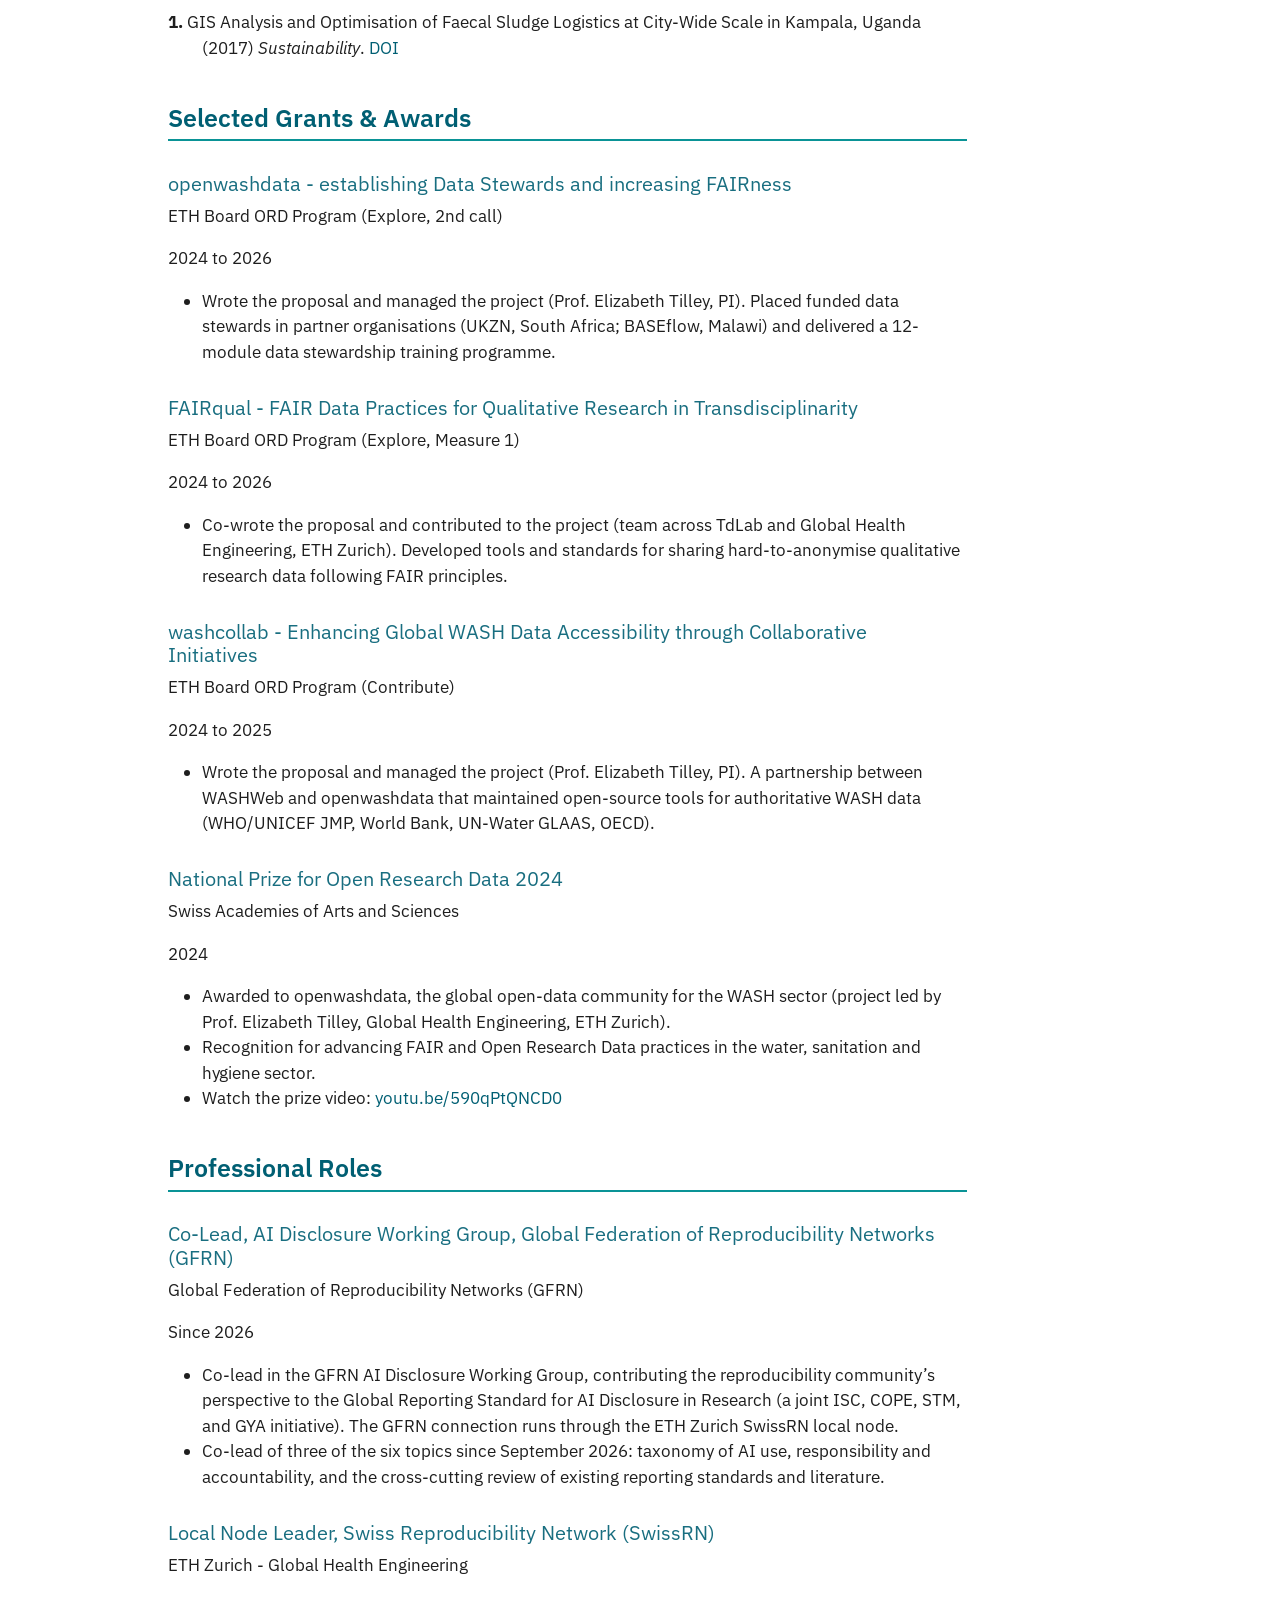
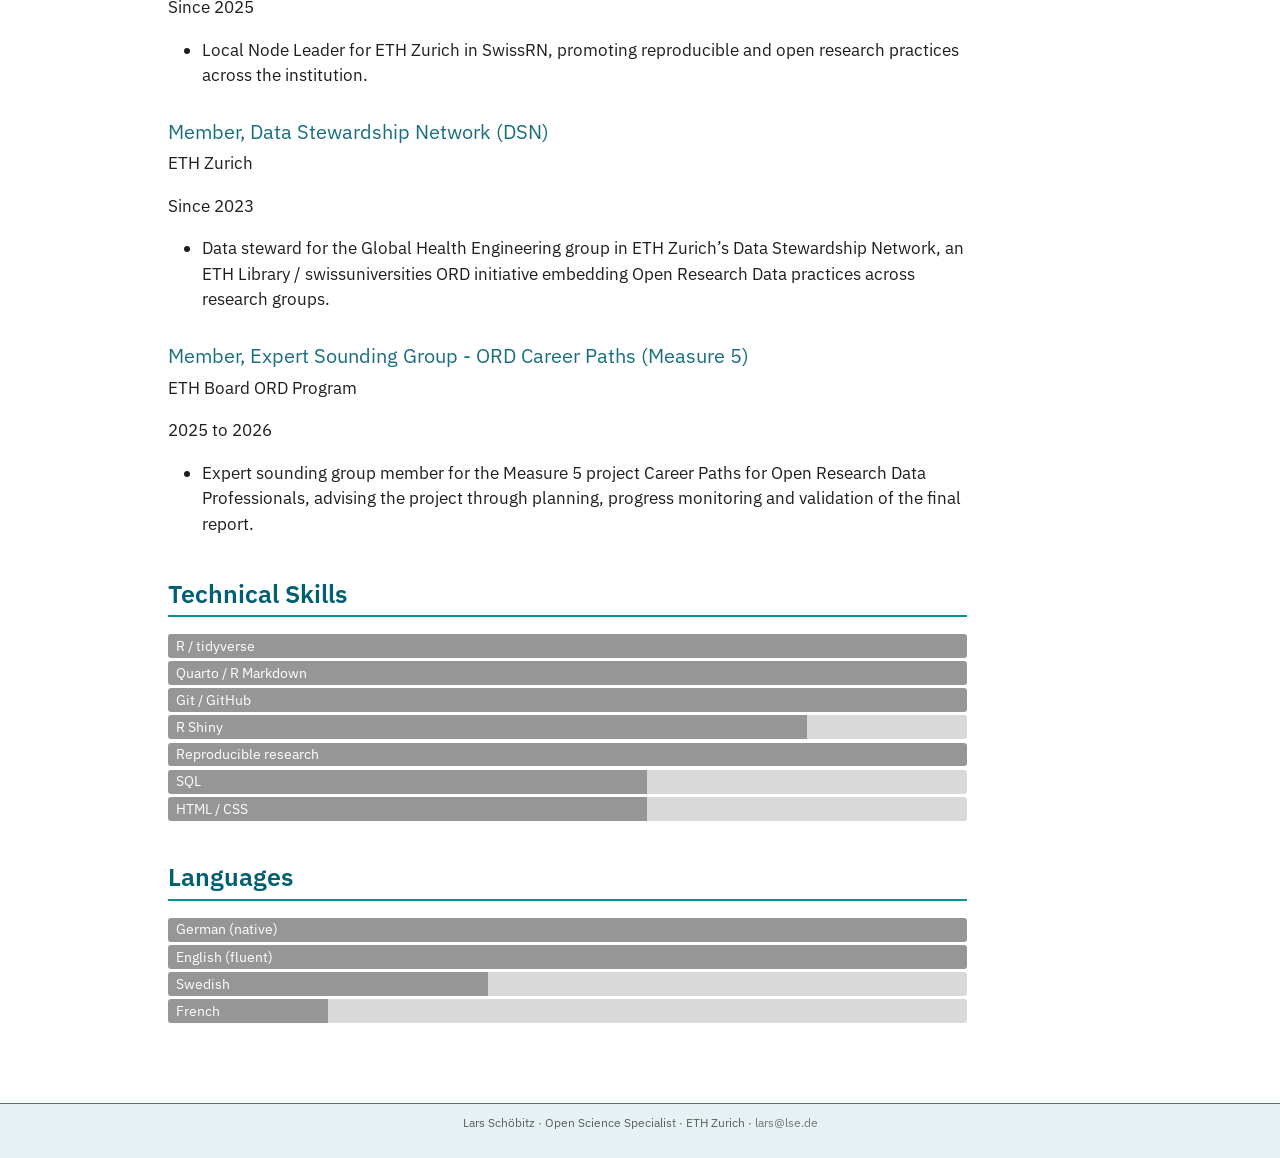
<file: docs/cv.html>
<!DOCTYPE html>
<html xmlns="http://www.w3.org/1999/xhtml" lang="en" xml:lang="en"><head>

<meta charset="utf-8">
<meta name="generator" content="quarto-1.10.18">

<meta name="viewport" content="width=device-width, initial-scale=1.0, user-scalable=yes">


<title>Curriculum Vitae – Lars Schöbitz</title>
<style>
/* Default styles provided by pandoc.
** See https://pandoc.org/MANUAL.html#variables-for-html for config info.
*/
span.smallcaps{font-variant: small-caps;}
div.columns{display: flex; gap: 1.5em;}
div.column{flex: auto;}
@media screen {
div.columns{gap: min(4vw, 1.5em);}
div.column{overflow-x: auto;}
}
div.hanging-indent{margin-left: 1.5em; text-indent: -1.5em;}
ul.task-list{list-style: none;}
ul.task-list li input[type="checkbox"] {
  width: 0.8em;
  margin: 0 0.8em 0.2em -1em; /* quarto-specific, see https://github.com/quarto-dev/quarto-cli/issues/4556 */ 
  vertical-align: middle;
}
</style>


<script src="site_libs/quarto-nav/quarto-nav.js"></script>
<script src="site_libs/quarto-nav/headroom.min.js"></script>
<script src="site_libs/clipboard/clipboard.min.js"></script>
<script src="site_libs/quarto-search/autocomplete.umd.js"></script>
<script src="site_libs/quarto-search/fuse.min.js"></script>
<script src="site_libs/quarto-search/quarto-search.js"></script>
<meta name="quarto:offset" content="./">
<link href="./assets/profile-lars-schoebitz.jpg" rel="icon" type="image/jpeg">
<script src="site_libs/quarto-html/quarto.js" type="module"></script>
<script src="site_libs/quarto-html/tabsets/tabsets.js" type="module"></script>
<script src="site_libs/quarto-html/popper.min.js"></script>
<script src="site_libs/quarto-html/tippy.umd.min.js"></script>
<script src="site_libs/quarto-html/anchor.min.js"></script>
<link href="site_libs/quarto-html/tippy.css" rel="stylesheet">
<link href="site_libs/quarto-html/quarto-syntax-highlighting-0f05cba98e93abd5bfacabf37e46c573.css" rel="stylesheet" class="quarto-color-scheme" id="quarto-text-highlighting-styles">
<link href="site_libs/quarto-html/quarto-syntax-highlighting-dark-36489fe9f95e83378e31b3375ef0b6a4.css" rel="stylesheet" class="quarto-color-scheme quarto-color-alternate" id="quarto-text-highlighting-styles">
<link href="site_libs/quarto-html/quarto-syntax-highlighting-0f05cba98e93abd5bfacabf37e46c573.css" rel="stylesheet" class="quarto-color-scheme-extra" id="quarto-text-highlighting-styles">
<script src="site_libs/bootstrap/bootstrap.min.js"></script>
<link href="site_libs/bootstrap/bootstrap-icons.css" rel="stylesheet">
<link href="site_libs/bootstrap/bootstrap-bf7b6a0d2951747acea9053a0771e20d.min.css" rel="stylesheet" append-hash="true" class="quarto-color-scheme" id="quarto-bootstrap" data-mode="light">
<link href="site_libs/bootstrap/bootstrap-dark-5d025dab3f1455580d51723e2d151b8a.min.css" rel="stylesheet" append-hash="true" class="quarto-color-scheme quarto-color-alternate" id="quarto-bootstrap" data-mode="light">
<link href="site_libs/bootstrap/bootstrap-bf7b6a0d2951747acea9053a0771e20d.min.css" rel="stylesheet" append-hash="true" class="quarto-color-scheme-extra" id="quarto-bootstrap" data-mode="light">
<script id="quarto-search-options" type="application/json">{
  "location": "navbar",
  "copy-button": false,
  "collapse-after": 3,
  "panel-placement": "end",
  "type": "overlay",
  "limit": 50,
  "keyboard-shortcut": [
    "f",
    "/",
    "s"
  ],
  "show-item-context": false,
  "language": {
    "search-no-results-text": "No results",
    "search-matching-documents-text": "matching documents",
    "search-copy-link-title": "Copy link to search",
    "search-hide-matches-text": "Hide additional matches",
    "search-more-match-text": "more match in this document",
    "search-more-matches-text": "more matches in this document",
    "search-clear-button-title": "Clear",
    "search-text-placeholder": "",
    "search-detached-cancel-button-title": "Cancel",
    "search-submit-button-title": "Submit",
    "search-label": "Search"
  }
}</script>
<link rel="stylesheet" href="https://cdnjs.cloudflare.com/ajax/libs/font-awesome/6.5.1/css/all.min.css">
<script async="" defer="" data-domain="lse.de" src="https://plausible.io/js/plausible.js"></script>


<link rel="stylesheet" href="assets/styles.css">
</head>

<body class="nav-fixed quarto-light">

<div id="quarto-search-results"></div>
  <header id="quarto-header" class="headroom fixed-top">
    <nav class="navbar navbar-expand-lg " data-bs-theme="dark">
      <div class="navbar-container container-fluid">
      <div class="navbar-brand-container mx-auto">
    <a class="navbar-brand" href="./index.html">
    <span class="navbar-title">Lars Schöbitz</span>
    </a>
  </div>
            <div id="quarto-search" class="" title="Search"></div>
          <button class="navbar-toggler" type="button" data-bs-toggle="collapse" data-bs-target="#navbarCollapse" aria-controls="navbarCollapse" role="menu" aria-expanded="false" aria-label="Toggle navigation" onclick="if (window.quartoToggleHeadroom) { window.quartoToggleHeadroom(); }">
  <span class="navbar-toggler-icon"></span>
</button>
          <div class="collapse navbar-collapse" id="navbarCollapse">
            <ul class="navbar-nav navbar-nav-scroll me-auto">
  <li class="nav-item">
    <a class="nav-link" href="./index.html"> 
<span class="menu-text">About</span></a>
  </li>  
  <li class="nav-item">
    <a class="nav-link" href="./research.html"> 
<span class="menu-text">Research</span></a>
  </li>  
  <li class="nav-item">
    <a class="nav-link" href="./software.html"> 
<span class="menu-text">Software &amp; Data</span></a>
  </li>  
  <li class="nav-item">
    <a class="nav-link" href="./teaching.html"> 
<span class="menu-text">Teaching</span></a>
  </li>  
  <li class="nav-item">
    <a class="nav-link" href="./media.html"> 
<span class="menu-text">Media</span></a>
  </li>  
  <li class="nav-item">
    <a class="nav-link active" href="./cv.html" aria-current="page"> 
<span class="menu-text">CV</span></a>
  </li>  
  <li class="nav-item">
    <a class="nav-link" href="./blog.html"> 
<span class="menu-text">Blog</span></a>
  </li>  
</ul>
          </div> <!-- /navcollapse -->
            <div class="quarto-navbar-tools">
</div>
      </div> <!-- /container-fluid -->
    </nav>
</header>
<!-- content -->
<div id="quarto-content" class="quarto-container page-columns page-rows-contents page-layout-article page-navbar">
<!-- sidebar -->
<!-- margin-sidebar -->
    <div id="quarto-margin-sidebar" class="sidebar margin-sidebar">
        <nav id="TOC" role="doc-toc" class="toc-active">
    <h2 id="toc-title">On this page</h2>
   
  <ul class="collapse">
  <li><a href="#work-experience" id="toc-work-experience" class="nav-link active" data-scroll-target="#work-experience">Work Experience</a></li>
  <li><a href="#education" id="toc-education" class="nav-link" data-scroll-target="#education">Education</a></li>
  <li><a href="#selected-publications" id="toc-selected-publications" class="nav-link" data-scroll-target="#selected-publications">Selected Publications</a></li>
  <li><a href="#selected-grants-awards" id="toc-selected-grants-awards" class="nav-link" data-scroll-target="#selected-grants-awards">Selected Grants &amp; Awards</a></li>
  <li><a href="#professional-roles" id="toc-professional-roles" class="nav-link" data-scroll-target="#professional-roles">Professional Roles</a></li>
  <li><a href="#technical-skills" id="toc-technical-skills" class="nav-link" data-scroll-target="#technical-skills">Technical Skills</a></li>
  <li><a href="#languages" id="toc-languages" class="nav-link" data-scroll-target="#languages">Languages</a></li>
  </ul>
</nav>
    </div>
<!-- main -->
<main class="content" id="quarto-document-content">

<header id="title-block-header" class="quarto-title-block default">
<div class="quarto-title">
<h1 class="title">Curriculum Vitae</h1>
</div>



<div class="quarto-title-meta">

    
  
    
  </div>
  


</header>


<p><a href="cv.pdf" class="cv-download-btn" download="">↓ Download CV (PDF)</a> <a href="onepager/cv-onepager.pdf" class="cv-download-btn" download="">↓ Download one-page CV (PDF)</a></p>
<p>This page is a summary. The full lists live on the <a href="./research.html">Research</a>, <a href="./software.html">Software &amp; Data</a>, and <a href="./teaching.html">Teaching &amp; Talks</a> pages, or in the full CV (PDF) above. The one-page CV is the short version for applications, with a one-page publication list on its second page.</p>
<section id="work-experience" class="level2">
<h2 class="anchored" data-anchor-id="work-experience">Work Experience</h2>
<section id="open-science-specialist" class="level3">
<h3 class="anchored" data-anchor-id="open-science-specialist"><a href="https://ghe.ethz.ch">Open Science Specialist</a></h3>
<p>Zurich, CH</p>
<p>ETH Zurich - Global Health Engineering</p>
<p>Since 2021</p>
<ul>
<li>Support faculty, PhD and MSc students in applying reproducible workflows in their research.</li>
<li>Oversee reproducibility and open science aspects of published journal papers; manage online and social media channels.</li>
<li>Set up organisational work, task and project management tools.</li>
</ul>
</section>
<section id="director-founder" class="level3">
<h3 class="anchored" data-anchor-id="director-founder"><a href="https://www.lse.de">Director &amp; Founder</a></h3>
<p>Zurich, CH</p>
<p>Lars Schöbitz GmbH</p>
<p>Since 2018</p>
<ul>
<li>Teaching Data Science with R.</li>
<li>Consultant for city-wide faecal sludge management systems.</li>
<li>Supporting organisations in establishing strong monitoring and evaluation frameworks.</li>
</ul>
</section>
<section id="data-science-instructor" class="level3">
<h3 class="anchored" data-anchor-id="data-science-instructor"><a href="https://rstatszh.github.io/website/">Data Science Instructor</a></h3>
<p>Zurich, CH</p>
<p>Statistical Office of the Canton of Zurich</p>
<p>2021</p>
<ul>
<li>Teaching a Data Science with R course to civil servants.</li>
</ul>
</section>
<section id="data-science-instructor-1" class="level3">
<h3 class="anchored" data-anchor-id="data-science-instructor-1">Data Science Instructor</h3>
<p>Boulder, USA</p>
<p>University of Colorado Boulder</p>
<p>2021</p>
<ul>
<li>Developed and taught an online module to teach R.</li>
</ul>
</section>
<section id="data-and-impact-expert" class="level3">
<h3 class="anchored" data-anchor-id="data-and-impact-expert">Data and Impact Expert</h3>
<p>Essex, UK</p>
<p>Aquaconsult Limited</p>
<p>2018 to 2021</p>
<ul>
<li>Venture Advisor for the Transition to Scale Program in Urban Sanitation by Grand Challenges Canada.</li>
<li>Support to Clean Team (Ghana), Eau&amp;Vie (Bangladesh) and Safi Sana (Ghana).</li>
</ul>
</section>
<section id="data-science-intern" class="level3">
<h3 class="anchored" data-anchor-id="data-science-intern">Data Science Intern</h3>
<p>Zurich, CH</p>
<p>Statistical Office of the Canton of Zurich</p>
<p>2020</p>
<ul>
<li>Developed an R Shiny dashboard for analytics of incoming data analysis requests and an R package for web analytics with Matomo.</li>
<li>Published a fully reproducible news article; supported COVID-19 monitoring and data analysis; organised a session at DINAcon 2020.</li>
</ul>
</section>
</section>
<section id="education" class="level2">
<h2 class="anchored" data-anchor-id="education">Education</h2>
<section id="rstudio-instructor-programme" class="level3">
<h3 class="anchored" data-anchor-id="rstudio-instructor-programme">RStudio Instructor Programme</h3>
<p>RStudio (Posit)</p>
<p>2019 to 2020</p>
<ul>
<li>Certified as an RStudio (Posit) Instructor.</li>
</ul>
</section>
<section id="environmental-and-hygiene-engineering-dipl.-ing." class="level3">
<h3 class="anchored" data-anchor-id="environmental-and-hygiene-engineering-dipl.-ing.">Environmental and Hygiene Engineering (Dipl.-Ing.)</h3>
<p>Giessen, DE</p>
<p>Mittelhessen University of Applied Sciences (THM)</p>
<p>2008 to 2012</p>
<ul>
<li>Thesis: Performance Evaluation of a full-scale DEWATS plant in South Africa.</li>
</ul>
</section>
<section id="erasmus-exchange" class="level3">
<h3 class="anchored" data-anchor-id="erasmus-exchange">ERASMUS Exchange</h3>
<p>Umea, SE</p>
<p>Umea University</p>
<p>2010</p>
<ul>
<li>Main subject: Northern Aquatic Systems, including sampling of surface water and analysis of DOC, COD, main nutrients and heavy metals.</li>
</ul>
</section>
<section id="change-and-project-management" class="level3">
<h3 class="anchored" data-anchor-id="change-and-project-management">Change and Project Management</h3>
<p>Mikkeli, FI</p>
<p>Mikkeli University of Applied Sciences</p>
<p>2009</p>
</section>
</section>
<section id="selected-publications" class="level2">
<h2 class="anchored" data-anchor-id="selected-publications">Selected Publications</h2>
<ul class="pub-list">
<li>
<strong>5.</strong> Light absorbing carbonaceous aerosols: Concentrations and sources in an under-monitored region (2025) <em>Ecotoxicology and Environmental Safety</em>. <a href="https://doi.org/10.1016/j.ecoenv.2025.118582">DOI</a>
</li>
<li>
<strong>4.</strong> Estimating Safely Managed Sanitation in Urban Areas; Lessons Learned From a Global Implementation of Excreta-Flow Diagrams (2020) <em>Frontiers in Environmental Science</em>. <a href="https://doi.org/10.3389/fenvs.2020.00001">DOI</a>
</li>
<li>
<strong>3.</strong> Towards an off-grid fecal sludge treatment unit: demonstrating energy positive thermal treatment (2019) <em>Gates Open Research</em>. <a href="https://doi.org/10.12688/gatesopenres.12929.1">DOI</a>
</li>
<li>
<strong>2.</strong> Methods to reliably estimate faecal sludge quantities and qualities for the design of treatment technologies and management solutions (2018) <em>Journal of Environmental Management</em>. <a href="https://doi.org/10.1016/j.jenvman.2018.06.100">DOI</a>
</li>
<li>
<strong>1.</strong> GIS Analysis and Optimisation of Faecal Sludge Logistics at City-Wide Scale in Kampala, Uganda (2017) <em>Sustainability</em>. <a href="https://doi.org/10.3390/su9020194">DOI</a>
</li>
</ul>
</section>
<section id="selected-grants-awards" class="level2">
<h2 class="anchored" data-anchor-id="selected-grants-awards">Selected Grants &amp; Awards</h2>
<section id="openwashdata---establishing-data-stewards-and-increasing-fairness" class="level3">
<h3 class="anchored" data-anchor-id="openwashdata---establishing-data-stewards-and-increasing-fairness"><a href="https://github.com/openwashdata-dev/prop-eth-ord-explore-02-openwashdata">openwashdata - establishing Data Stewards and increasing FAIRness</a></h3>
<p>ETH Board ORD Program (Explore, 2nd call)</p>
<p>2024 to 2026</p>
<ul>
<li>Wrote the proposal and managed the project (Prof.&nbsp;Elizabeth Tilley, PI). Placed funded data stewards in partner organisations (UKZN, South Africa; BASEflow, Malawi) and delivered a 12-module data stewardship training programme.</li>
</ul>
</section>
<section id="fairqual---fair-data-practices-for-qualitative-research-in-transdisciplinarity" class="level3">
<h3 class="anchored" data-anchor-id="fairqual---fair-data-practices-for-qualitative-research-in-transdisciplinarity"><a href="https://github.com/fairqual">FAIRqual - FAIR Data Practices for Qualitative Research in Transdisciplinarity</a></h3>
<p>ETH Board ORD Program (Explore, Measure 1)</p>
<p>2024 to 2026</p>
<ul>
<li>Co-wrote the proposal and contributed to the project (team across TdLab and Global Health Engineering, ETH Zurich). Developed tools and standards for sharing hard-to-anonymise qualitative research data following FAIR principles.</li>
</ul>
</section>
<section id="washcollab---enhancing-global-wash-data-accessibility-through-collaborative-initiatives" class="level3">
<h3 class="anchored" data-anchor-id="washcollab---enhancing-global-wash-data-accessibility-through-collaborative-initiatives"><a href="https://github.com/openwashdata-dev/prop-eth-ord-contribute-washweb">washcollab - Enhancing Global WASH Data Accessibility through Collaborative Initiatives</a></h3>
<p>ETH Board ORD Program (Contribute)</p>
<p>2024 to 2025</p>
<ul>
<li>Wrote the proposal and managed the project (Prof.&nbsp;Elizabeth Tilley, PI). A partnership between WASHWeb and openwashdata that maintained open-source tools for authoritative WASH data (WHO/UNICEF JMP, World Bank, UN-Water GLAAS, OECD).</li>
</ul>
</section>
<section id="national-prize-for-open-research-data-2024" class="level3">
<h3 class="anchored" data-anchor-id="national-prize-for-open-research-data-2024"><a href="https://mavt.ethz.ch/news-and-events/d-mavt-news/2024/12/national-prize-for-open-research-data.html">National Prize for Open Research Data 2024</a></h3>
<p>Swiss Academies of Arts and Sciences</p>
<p>2024</p>
<ul>
<li>Awarded to openwashdata, the global open-data community for the WASH sector (project led by Prof.&nbsp;Elizabeth Tilley, Global Health Engineering, ETH Zurich).</li>
<li>Recognition for advancing FAIR and Open Research Data practices in the water, sanitation and hygiene sector.</li>
<li>Watch the prize video: <a href="https://www.youtube.com/watch?v=590qPtQNCD0">youtu.be/590qPtQNCD0</a></li>
</ul>
</section>
</section>
<section id="professional-roles" class="level2">
<h2 class="anchored" data-anchor-id="professional-roles">Professional Roles</h2>
<section id="co-lead-ai-disclosure-working-group-global-federation-of-reproducibility-networks-gfrn" class="level3">
<h3 class="anchored" data-anchor-id="co-lead-ai-disclosure-working-group-global-federation-of-reproducibility-networks-gfrn"><a href="https://council.science/our-work/ai-disclosure-in-research/">Co-Lead, AI Disclosure Working Group, Global Federation of Reproducibility Networks (GFRN)</a></h3>
<p>Global Federation of Reproducibility Networks (GFRN)</p>
<p>Since 2026</p>
<ul>
<li>Co-lead in the GFRN AI Disclosure Working Group, contributing the reproducibility community’s perspective to the Global Reporting Standard for AI Disclosure in Research (a joint ISC, COPE, STM, and GYA initiative). The GFRN connection runs through the ETH Zurich SwissRN local node.</li>
<li>Co-lead of three of the six topics since September 2026: taxonomy of AI use, responsibility and accountability, and the cross-cutting review of existing reporting standards and literature.</li>
</ul>
</section>
<section id="local-node-leader-swiss-reproducibility-network-swissrn" class="level3">
<h3 class="anchored" data-anchor-id="local-node-leader-swiss-reproducibility-network-swissrn"><a href="https://www.swissrn.org/contents/community/nodes/">Local Node Leader, Swiss Reproducibility Network (SwissRN)</a></h3>
<p>ETH Zurich - Global Health Engineering</p>
<p>Since 2025</p>
<ul>
<li>Local Node Leader for ETH Zurich in SwissRN, promoting reproducible and open research practices across the institution.</li>
</ul>
</section>
<section id="member-data-stewardship-network-dsn" class="level3">
<h3 class="anchored" data-anchor-id="member-data-stewardship-network-dsn"><a href="https://github.com/Global-Health-Engineering/dsn">Member, Data Stewardship Network (DSN)</a></h3>
<p>ETH Zurich</p>
<p>Since 2023</p>
<ul>
<li>Data steward for the Global Health Engineering group in ETH Zurich’s Data Stewardship Network, an ETH Library / swissuniversities ORD initiative embedding Open Research Data practices across research groups.</li>
</ul>
</section>
<section id="member-expert-sounding-group---ord-career-paths-measure-5" class="level3">
<h3 class="anchored" data-anchor-id="member-expert-sounding-group---ord-career-paths-measure-5"><a href="https://ethrat.ch/en/eth-domain/open-research-data/">Member, Expert Sounding Group - ORD Career Paths (Measure 5)</a></h3>
<p>ETH Board ORD Program</p>
<p>2025 to 2026</p>
<ul>
<li>Expert sounding group member for the Measure 5 project Career Paths for Open Research Data Professionals, advising the project through planning, progress monitoring and validation of the final report.</li>
</ul>
</section>
</section>
<section id="technical-skills" class="level2">
<h2 class="anchored" data-anchor-id="technical-skills">Technical Skills</h2>
<div class="skill-bar" style="background:linear-gradient(to right,#969696 100%, #d9d9d9 100% 100%)">
R / tidyverse
</div>
<div class="skill-bar" style="background:linear-gradient(to right,#969696 100%, #d9d9d9 100% 100%)">
Quarto / R Markdown
</div>
<div class="skill-bar" style="background:linear-gradient(to right,#969696 100%, #d9d9d9 100% 100%)">
Git / GitHub
</div>
<div class="skill-bar" style="background:linear-gradient(to right,#969696 80%, #d9d9d9 80% 100%)">
R Shiny
</div>
<div class="skill-bar" style="background:linear-gradient(to right,#969696 100%, #d9d9d9 100% 100%)">
Reproducible research
</div>
<div class="skill-bar" style="background:linear-gradient(to right,#969696 60%, #d9d9d9 60% 100%)">
SQL
</div>
<div class="skill-bar" style="background:linear-gradient(to right,#969696 60%, #d9d9d9 60% 100%)">
HTML / CSS
</div>
</section>
<section id="languages" class="level2">
<h2 class="anchored" data-anchor-id="languages">Languages</h2>
<div class="skill-bar" style="background:linear-gradient(to right,#969696 100%, #d9d9d9 100% 100%)">
German (native)
</div>
<div class="skill-bar" style="background:linear-gradient(to right,#969696 100%, #d9d9d9 100% 100%)">
English (fluent)
</div>
<div class="skill-bar" style="background:linear-gradient(to right,#969696 40%, #d9d9d9 40% 100%)">
Swedish
</div>
<div class="skill-bar" style="background:linear-gradient(to right,#969696 20%, #d9d9d9 20% 100%)">
French
</div>


</section>

</main> <!-- /main -->
<script id="quarto-html-after-body" type="application/javascript">
  window.document.addEventListener("DOMContentLoaded", function (event) {
    const icon = "";
    const anchorJS = new window.AnchorJS();
    anchorJS.options = {
      placement: 'right',
      icon: icon
    };
    anchorJS.add('.anchored');
    const isCodeAnnotation = (el) => {
      for (const clz of el.classList) {
        if (clz.startsWith('code-annotation-')) {                     
          return true;
        }
      }
      return false;
    }
    const onCopySuccess = function(e) {
      // button target
      const button = e.trigger;
      // don't keep focus
      button.blur();
      // flash "checked"
      button.classList.add('code-copy-button-checked');
      var currentTitle = button.getAttribute("title");
      button.setAttribute("title", "Copied!");
      let tooltip;
      if (window.bootstrap) {
        button.setAttribute("data-bs-toggle", "tooltip");
        button.setAttribute("data-bs-placement", "left");
        button.setAttribute("data-bs-title", "Copied!");
        tooltip = new bootstrap.Tooltip(button, 
          { trigger: "manual", 
            customClass: "code-copy-button-tooltip",
            offset: [0, -8]});
        tooltip.show();    
      }
      setTimeout(function() {
        if (tooltip) {
          tooltip.hide();
          button.removeAttribute("data-bs-title");
          button.removeAttribute("data-bs-toggle");
          button.removeAttribute("data-bs-placement");
        }
        button.setAttribute("title", currentTitle);
        button.classList.remove('code-copy-button-checked');
      }, 1000);
      // clear code selection
      e.clearSelection();
    }
    const getTextToCopy = function(trigger) {
      const outerScaffold = trigger.parentElement.cloneNode(true);
      const codeEl = outerScaffold.querySelector('code');
      for (const childEl of codeEl.children) {
        if (isCodeAnnotation(childEl)) {
          childEl.remove();
        }
      }
      return codeEl.innerText;
    }
    const clipboard = new window.ClipboardJS('.code-copy-button:not([data-in-quarto-modal])', {
      text: getTextToCopy
    });
    clipboard.on('success', onCopySuccess);
    if (window.document.getElementById('quarto-embedded-source-code-modal')) {
      const clipboardModal = new window.ClipboardJS('.code-copy-button[data-in-quarto-modal]', {
        text: getTextToCopy,
        container: window.document.getElementById('quarto-embedded-source-code-modal')
      });
      clipboardModal.on('success', onCopySuccess);
    }
      var localhostRegex = new RegExp(/^(?:http|https):\/\/localhost\:?[0-9]*\//);
      var mailtoRegex = new RegExp(/^mailto:/);
        var filterRegex = new RegExp("https:\/\/www\.lse\.de");
      var isInternal = (href) => {
          return filterRegex.test(href) || localhostRegex.test(href) || mailtoRegex.test(href);
      }
      // Inspect non-navigation links and adorn them if external
     var links = window.document.querySelectorAll('a[href]:not(.nav-link):not(.navbar-brand):not(.toc-action):not(.sidebar-link):not(.sidebar-item-toggle):not(.pagination-link):not(.no-external):not([aria-hidden]):not(.dropdown-item):not(.quarto-navigation-tool):not(.about-link)');
      for (var i=0; i<links.length; i++) {
        const link = links[i];
        if (!isInternal(link.href)) {
          // undo the damage that might have been done by quarto-nav.js in the case of
          // links that we want to consider external
          if (link.dataset.originalHref !== undefined) {
            link.href = link.dataset.originalHref;
          }
            // target, if specified
            link.setAttribute("target", "_blank");
            if (link.getAttribute("rel") === null) {
              link.setAttribute("rel", "noopener");
            }
        }
      }
    function tippyHover(el, contentFn, onTriggerFn, onUntriggerFn) {
      const config = {
        allowHTML: true,
        maxWidth: 500,
        delay: 100,
        arrow: false,
        appendTo: function(el) {
            return el.parentElement;
        },
        interactive: true,
        interactiveBorder: 10,
        theme: 'quarto',
        placement: 'bottom-start',
      };
      if (contentFn) {
        config.content = contentFn;
      }
      if (onTriggerFn) {
        config.onTrigger = onTriggerFn;
      }
      if (onUntriggerFn) {
        config.onUntrigger = onUntriggerFn;
      }
      window.tippy(el, config); 
    }
    const noterefs = window.document.querySelectorAll('a[role="doc-noteref"]');
    for (var i=0; i<noterefs.length; i++) {
      const ref = noterefs[i];
      tippyHover(ref, function() {
        // use id or data attribute instead here
        let href = ref.getAttribute('data-footnote-href') || ref.getAttribute('href');
        try { href = new URL(href).hash; } catch {}
        const id = href.replace(/^#\/?/, "");
        const note = window.document.getElementById(id);
        if (note) {
          return note.innerHTML;
        } else {
          return "";
        }
      });
    }
    const xrefs = window.document.querySelectorAll('a.quarto-xref');
    const processXRef = (id, note) => {
      // Strip column container classes
      const stripColumnClz = (el) => {
        el.classList.remove("page-full", "page-columns");
        if (el.children) {
          for (const child of el.children) {
            stripColumnClz(child);
          }
        }
      }
      stripColumnClz(note)
      if (id === null || id.startsWith('sec-')) {
        // Special case sections, only their first couple elements
        const container = document.createElement("div");
        if (note.children && note.children.length > 2) {
          container.appendChild(note.children[0].cloneNode(true));
          for (let i = 1; i < note.children.length; i++) {
            const child = note.children[i];
            if (child.tagName === "P" && child.innerText === "") {
              continue;
            } else {
              container.appendChild(child.cloneNode(true));
              break;
            }
          }
          if (window.Quarto?.typesetMath) {
            window.Quarto.typesetMath(container);
          }
          return container.innerHTML
        } else {
          if (window.Quarto?.typesetMath) {
            window.Quarto.typesetMath(note);
          }
          return note.innerHTML;
        }
      } else {
        // Remove any anchor links if they are present
        const anchorLink = note.querySelector('a.anchorjs-link');
        if (anchorLink) {
          anchorLink.remove();
        }
        if (window.Quarto?.typesetMath) {
          window.Quarto.typesetMath(note);
        }
        if (note.classList.contains("callout")) {
          return note.outerHTML;
        } else {
          return note.innerHTML;
        }
      }
    }
    for (var i=0; i<xrefs.length; i++) {
      const xref = xrefs[i];
      tippyHover(xref, undefined, function(instance) {
        instance.disable();
        let url = xref.getAttribute('href');
        let hash = undefined; 
        if (url.startsWith('#')) {
          hash = url;
        } else {
          try { hash = new URL(url).hash; } catch {}
        }
        if (hash) {
          const id = hash.replace(/^#\/?/, "");
          const note = window.document.getElementById(id);
          if (note !== null) {
            try {
              const html = processXRef(id, note.cloneNode(true));
              instance.setContent(html);
            } finally {
              instance.enable();
              instance.show();
            }
          } else {
            // See if we can fetch this
            fetch(url.split('#')[0])
            .then(res => res.text())
            .then(html => {
              const parser = new DOMParser();
              const htmlDoc = parser.parseFromString(html, "text/html");
              const note = htmlDoc.getElementById(id);
              if (note !== null) {
                const html = processXRef(id, note);
                instance.setContent(html);
              } 
            }).finally(() => {
              instance.enable();
              instance.show();
            });
          }
        } else {
          // See if we can fetch a full url (with no hash to target)
          // This is a special case and we should probably do some content thinning / targeting
          fetch(url)
          .then(res => res.text())
          .then(html => {
            const parser = new DOMParser();
            const htmlDoc = parser.parseFromString(html, "text/html");
            const note = htmlDoc.querySelector('main.content');
            if (note !== null) {
              // This should only happen for chapter cross references
              // (since there is no id in the URL)
              // remove the first header
              if (note.children.length > 0 && note.children[0].tagName === "HEADER") {
                note.children[0].remove();
              }
              const html = processXRef(null, note);
              instance.setContent(html);
            } 
          }).finally(() => {
            instance.enable();
            instance.show();
          });
        }
      }, function(instance) {
      });
    }
        let selectedAnnoteEl;
        const selectorForAnnotation = ( cell, annotation) => {
          let cellAttr = 'data-code-cell="' + cell + '"';
          let lineAttr = 'data-code-annotation="' +  annotation + '"';
          const selector = 'span[' + cellAttr + '][' + lineAttr + ']';
          return selector;
        }
        const selectCodeLines = (annoteEl) => {
          const doc = window.document;
          const targetCell = annoteEl.getAttribute("data-target-cell");
          const targetAnnotation = annoteEl.getAttribute("data-target-annotation");
          const annoteSpan = window.document.querySelector(selectorForAnnotation(targetCell, targetAnnotation));
          const lines = annoteSpan.getAttribute("data-code-lines").split(",");
          const lineIds = lines.map((line) => {
            return targetCell + "-" + line;
          })
          let top = null;
          let height = null;
          let parent = null;
          if (lineIds.length > 0) {
              //compute the position of the single el (top and bottom and make a div)
              const el = window.document.getElementById(lineIds[0]);
              top = el.offsetTop;
              height = el.offsetHeight;
              parent = el.parentElement.parentElement;
            if (lineIds.length > 1) {
              const lastEl = window.document.getElementById(lineIds[lineIds.length - 1]);
              const bottom = lastEl.offsetTop + lastEl.offsetHeight;
              height = bottom - top;
            }
            if (top !== null && height !== null && parent !== null) {
              // cook up a div (if necessary) and position it 
              let div = window.document.getElementById("code-annotation-line-highlight");
              if (div === null) {
                div = window.document.createElement("div");
                div.setAttribute("id", "code-annotation-line-highlight");
                div.style.position = 'absolute';
                parent.appendChild(div);
              }
              div.style.top = top - 2 + "px";
              div.style.height = height + 4 + "px";
              div.style.left = 0;
              let gutterDiv = window.document.getElementById("code-annotation-line-highlight-gutter");
              if (gutterDiv === null) {
                gutterDiv = window.document.createElement("div");
                gutterDiv.setAttribute("id", "code-annotation-line-highlight-gutter");
                gutterDiv.style.position = 'absolute';
                const codeCell = window.document.getElementById(targetCell);
                const gutter = codeCell.querySelector('.code-annotation-gutter');
                gutter.appendChild(gutterDiv);
              }
              gutterDiv.style.top = top - 2 + "px";
              gutterDiv.style.height = height + 4 + "px";
            }
            selectedAnnoteEl = annoteEl;
          }
        };
        const unselectCodeLines = () => {
          const elementsIds = ["code-annotation-line-highlight", "code-annotation-line-highlight-gutter"];
          elementsIds.forEach((elId) => {
            const div = window.document.getElementById(elId);
            if (div) {
              div.remove();
            }
          });
          selectedAnnoteEl = undefined;
        };
          // Handle positioning of the toggle
      window.addEventListener(
        "resize",
        throttle(() => {
          elRect = undefined;
          if (selectedAnnoteEl) {
            selectCodeLines(selectedAnnoteEl);
          }
        }, 10)
      );
      function throttle(fn, ms) {
      let throttle = false;
      let timer;
        return (...args) => {
          if(!throttle) { // first call gets through
              fn.apply(this, args);
              throttle = true;
          } else { // all the others get throttled
              if(timer) clearTimeout(timer); // cancel #2
              timer = setTimeout(() => {
                fn.apply(this, args);
                timer = throttle = false;
              }, ms);
          }
        };
      }
        // Attach click handler to the DT
        const annoteDls = window.document.querySelectorAll('dt[data-target-cell]');
        for (const annoteDlNode of annoteDls) {
          annoteDlNode.addEventListener('click', (event) => {
            const clickedEl = event.target;
            if (clickedEl !== selectedAnnoteEl) {
              unselectCodeLines();
              const activeEl = window.document.querySelector('dt[data-target-cell].code-annotation-active');
              if (activeEl) {
                activeEl.classList.remove('code-annotation-active');
              }
              selectCodeLines(clickedEl);
              clickedEl.classList.add('code-annotation-active');
            } else {
              // Unselect the line
              unselectCodeLines();
              clickedEl.classList.remove('code-annotation-active');
            }
          });
        }
    const findCites = (el) => {
      const parentEl = el.parentElement;
      if (parentEl) {
        const cites = parentEl.dataset.cites;
        if (cites) {
          return {
            el,
            cites: cites.split(' ')
          };
        } else {
          return findCites(el.parentElement)
        }
      } else {
        return undefined;
      }
    };
    var bibliorefs = window.document.querySelectorAll('a[role="doc-biblioref"]');
    for (var i=0; i<bibliorefs.length; i++) {
      const ref = bibliorefs[i];
      const citeInfo = findCites(ref);
      if (citeInfo) {
        tippyHover(citeInfo.el, function() {
          var popup = window.document.createElement('div');
          citeInfo.cites.forEach(function(cite) {
            var citeDiv = window.document.createElement('div');
            citeDiv.classList.add('hanging-indent');
            citeDiv.classList.add('csl-entry');
            var biblioDiv = window.document.getElementById('ref-' + cite);
            if (biblioDiv) {
              citeDiv.innerHTML = biblioDiv.innerHTML;
            }
            popup.appendChild(citeDiv);
          });
          return popup.innerHTML;
        });
      }
    }
  });
  </script>
</div> <!-- /content -->
<footer class="footer">
  <div class="nav-footer">
    <div class="nav-footer-left">
      &nbsp;
    </div>   
    <div class="nav-footer-center">
<p>Lars Schöbitz · Open Science Specialist · ETH Zurich · <a href="mailto:lars@lse.de">lars@lse.de</a></p>
</div>
    <div class="nav-footer-right">
      &nbsp;
    </div>
  </div>
</footer>




</body></html>
</file>
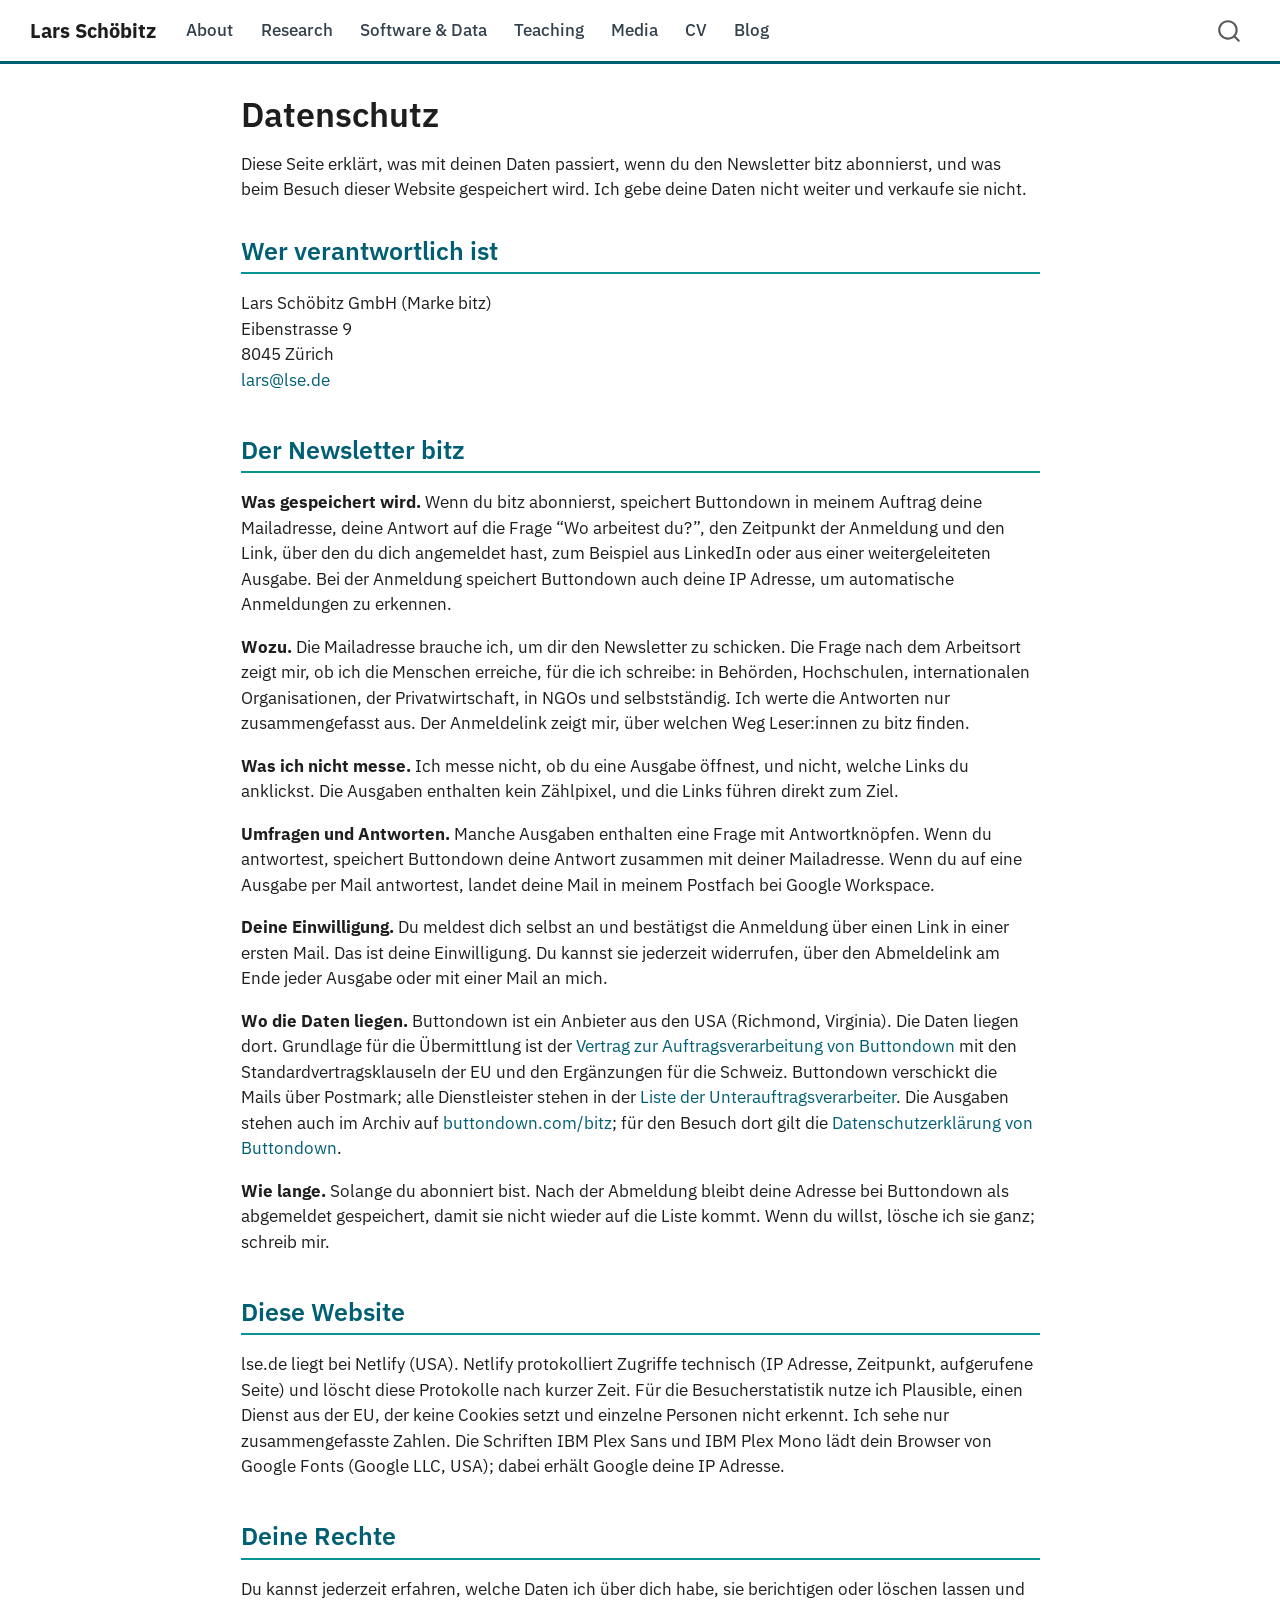
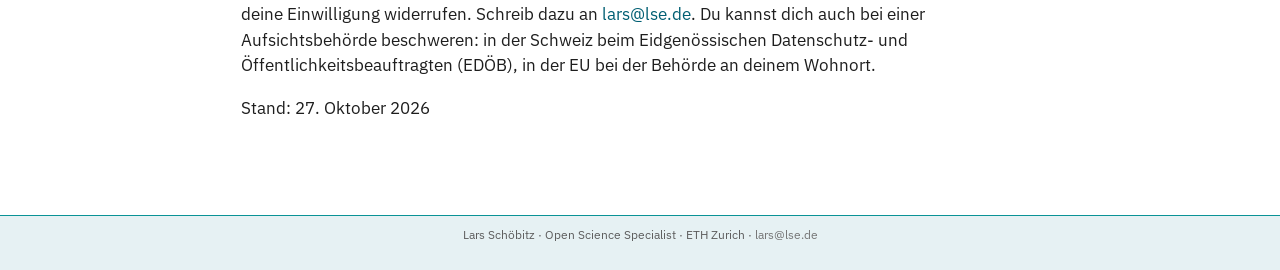
<file: docs/datenschutz.html>
<!DOCTYPE html>
<html xmlns="http://www.w3.org/1999/xhtml" lang="de" xml:lang="de"><head>

<meta charset="utf-8">
<meta name="generator" content="quarto-1.10.18">

<meta name="viewport" content="width=device-width, initial-scale=1.0, user-scalable=yes">


<title>Datenschutz – Lars Schöbitz</title>
<style>
/* Default styles provided by pandoc.
** See https://pandoc.org/MANUAL.html#variables-for-html for config info.
*/
span.smallcaps{font-variant: small-caps;}
div.columns{display: flex; gap: 1.5em;}
div.column{flex: auto;}
@media screen {
div.columns{gap: min(4vw, 1.5em);}
div.column{overflow-x: auto;}
}
div.hanging-indent{margin-left: 1.5em; text-indent: -1.5em;}
ul.task-list{list-style: none;}
ul.task-list li input[type="checkbox"] {
  width: 0.8em;
  margin: 0 0.8em 0.2em -1em; /* quarto-specific, see https://github.com/quarto-dev/quarto-cli/issues/4556 */ 
  vertical-align: middle;
}
</style>


<script src="site_libs/quarto-nav/quarto-nav.js"></script>
<script src="site_libs/quarto-nav/headroom.min.js"></script>
<script src="site_libs/clipboard/clipboard.min.js"></script>
<script src="site_libs/quarto-search/autocomplete.umd.js"></script>
<script src="site_libs/quarto-search/fuse.min.js"></script>
<script src="site_libs/quarto-search/quarto-search.js"></script>
<meta name="quarto:offset" content="./">
<link href="./assets/profile-lars-schoebitz.jpg" rel="icon" type="image/jpeg">
<script src="site_libs/quarto-html/quarto.js" type="module"></script>
<script src="site_libs/quarto-html/tabsets/tabsets.js" type="module"></script>
<script src="site_libs/quarto-html/popper.min.js"></script>
<script src="site_libs/quarto-html/tippy.umd.min.js"></script>
<script src="site_libs/quarto-html/anchor.min.js"></script>
<link href="site_libs/quarto-html/tippy.css" rel="stylesheet">
<link href="site_libs/quarto-html/quarto-syntax-highlighting-0f05cba98e93abd5bfacabf37e46c573.css" rel="stylesheet" class="quarto-color-scheme" id="quarto-text-highlighting-styles">
<link href="site_libs/quarto-html/quarto-syntax-highlighting-dark-36489fe9f95e83378e31b3375ef0b6a4.css" rel="stylesheet" class="quarto-color-scheme quarto-color-alternate" id="quarto-text-highlighting-styles">
<link href="site_libs/quarto-html/quarto-syntax-highlighting-0f05cba98e93abd5bfacabf37e46c573.css" rel="stylesheet" class="quarto-color-scheme-extra" id="quarto-text-highlighting-styles">
<script src="site_libs/bootstrap/bootstrap.min.js"></script>
<link href="site_libs/bootstrap/bootstrap-icons.css" rel="stylesheet">
<link href="site_libs/bootstrap/bootstrap-bf7b6a0d2951747acea9053a0771e20d.min.css" rel="stylesheet" append-hash="true" class="quarto-color-scheme" id="quarto-bootstrap" data-mode="light">
<link href="site_libs/bootstrap/bootstrap-dark-5d025dab3f1455580d51723e2d151b8a.min.css" rel="stylesheet" append-hash="true" class="quarto-color-scheme quarto-color-alternate" id="quarto-bootstrap" data-mode="light">
<link href="site_libs/bootstrap/bootstrap-bf7b6a0d2951747acea9053a0771e20d.min.css" rel="stylesheet" append-hash="true" class="quarto-color-scheme-extra" id="quarto-bootstrap" data-mode="light">
<script id="quarto-search-options" type="application/json">{
  "location": "navbar",
  "copy-button": false,
  "collapse-after": 3,
  "panel-placement": "end",
  "type": "overlay",
  "limit": 50,
  "keyboard-shortcut": [
    "f",
    "/",
    "s"
  ],
  "show-item-context": false,
  "language": {
    "search-no-results-text": "Keine Treffer",
    "search-matching-documents-text": "Treffer",
    "search-copy-link-title": "Link in die Suche kopieren",
    "search-hide-matches-text": "Zusätzliche Treffer verbergen",
    "search-more-match-text": "weitere Treffer in diesem Dokument",
    "search-more-matches-text": "weitere Treffer in diesem Dokument",
    "search-clear-button-title": "Zurücksetzen",
    "search-text-placeholder": "",
    "search-detached-cancel-button-title": "Abbrechen",
    "search-submit-button-title": "Abschicken",
    "search-label": "Suchen"
  }
}</script>
<link rel="stylesheet" href="https://cdnjs.cloudflare.com/ajax/libs/font-awesome/6.5.1/css/all.min.css">
<script async="" defer="" data-domain="lse.de" src="https://plausible.io/js/plausible.js"></script>


<link rel="stylesheet" href="assets/styles.css">
</head>

<body class="nav-fixed fullcontent quarto-light">

<div id="quarto-search-results"></div>
  <header id="quarto-header" class="headroom fixed-top">
    <nav class="navbar navbar-expand-lg " data-bs-theme="dark">
      <div class="navbar-container container-fluid">
      <div class="navbar-brand-container mx-auto">
    <a class="navbar-brand" href="./index.html">
    <span class="navbar-title">Lars Schöbitz</span>
    </a>
  </div>
            <div id="quarto-search" class="" title="Suchen"></div>
          <button class="navbar-toggler" type="button" data-bs-toggle="collapse" data-bs-target="#navbarCollapse" aria-controls="navbarCollapse" role="menu" aria-expanded="false" aria-label="Navigation umschalten" onclick="if (window.quartoToggleHeadroom) { window.quartoToggleHeadroom(); }">
  <span class="navbar-toggler-icon"></span>
</button>
          <div class="collapse navbar-collapse" id="navbarCollapse">
            <ul class="navbar-nav navbar-nav-scroll me-auto">
  <li class="nav-item">
    <a class="nav-link" href="./index.html"> 
<span class="menu-text">About</span></a>
  </li>  
  <li class="nav-item">
    <a class="nav-link" href="./research.html"> 
<span class="menu-text">Research</span></a>
  </li>  
  <li class="nav-item">
    <a class="nav-link" href="./software.html"> 
<span class="menu-text">Software &amp; Data</span></a>
  </li>  
  <li class="nav-item">
    <a class="nav-link" href="./teaching.html"> 
<span class="menu-text">Teaching</span></a>
  </li>  
  <li class="nav-item">
    <a class="nav-link" href="./media.html"> 
<span class="menu-text">Media</span></a>
  </li>  
  <li class="nav-item">
    <a class="nav-link" href="./cv.html"> 
<span class="menu-text">CV</span></a>
  </li>  
  <li class="nav-item">
    <a class="nav-link" href="./blog.html"> 
<span class="menu-text">Blog</span></a>
  </li>  
</ul>
          </div> <!-- /navcollapse -->
            <div class="quarto-navbar-tools">
</div>
      </div> <!-- /container-fluid -->
    </nav>
</header>
<!-- content -->
<div id="quarto-content" class="quarto-container page-columns page-rows-contents page-layout-article page-navbar">
<!-- sidebar -->
<!-- margin-sidebar -->
    
<!-- main -->
<main class="content" id="quarto-document-content">

<header id="title-block-header" class="quarto-title-block default">
<div class="quarto-title">
<h1 class="title">Datenschutz</h1>
</div>



<div class="quarto-title-meta">

    
  
    
  </div>
  


</header>


<p>Diese Seite erklärt, was mit deinen Daten passiert, wenn du den Newsletter bitz abonnierst, und was beim Besuch dieser Website gespeichert wird. Ich gebe deine Daten nicht weiter und verkaufe sie nicht.</p>
<section id="wer-verantwortlich-ist" class="level2">
<h2 class="anchored" data-anchor-id="wer-verantwortlich-ist">Wer verantwortlich ist</h2>
<p>Lars Schöbitz GmbH (Marke bitz)<br>
Eibenstrasse 9<br>
8045 Zürich<br>
<a href="mailto:lars@lse.de">lars@lse.de</a></p>
</section>
<section id="der-newsletter-bitz" class="level2">
<h2 class="anchored" data-anchor-id="der-newsletter-bitz">Der Newsletter bitz</h2>
<p><strong>Was gespeichert wird.</strong> Wenn du bitz abonnierst, speichert Buttondown in meinem Auftrag deine Mailadresse, deine Antwort auf die Frage “Wo arbeitest du?”, den Zeitpunkt der Anmeldung und den Link, über den du dich angemeldet hast, zum Beispiel aus LinkedIn oder aus einer weitergeleiteten Ausgabe. Bei der Anmeldung speichert Buttondown auch deine IP Adresse, um automatische Anmeldungen zu erkennen.</p>
<p><strong>Wozu.</strong> Die Mailadresse brauche ich, um dir den Newsletter zu schicken. Die Frage nach dem Arbeitsort zeigt mir, ob ich die Menschen erreiche, für die ich schreibe: in Behörden, Hochschulen, internationalen Organisationen, der Privatwirtschaft, in NGOs und selbstständig. Ich werte die Antworten nur zusammengefasst aus. Der Anmeldelink zeigt mir, über welchen Weg Leser:innen zu bitz finden.</p>
<p><strong>Was ich nicht messe.</strong> Ich messe nicht, ob du eine Ausgabe öffnest, und nicht, welche Links du anklickst. Die Ausgaben enthalten kein Zählpixel, und die Links führen direkt zum Ziel.</p>
<p><strong>Umfragen und Antworten.</strong> Manche Ausgaben enthalten eine Frage mit Antwortknöpfen. Wenn du antwortest, speichert Buttondown deine Antwort zusammen mit deiner Mailadresse. Wenn du auf eine Ausgabe per Mail antwortest, landet deine Mail in meinem Postfach bei Google Workspace.</p>
<p><strong>Deine Einwilligung.</strong> Du meldest dich selbst an und bestätigst die Anmeldung über einen Link in einer ersten Mail. Das ist deine Einwilligung. Du kannst sie jederzeit widerrufen, über den Abmeldelink am Ende jeder Ausgabe oder mit einer Mail an mich.</p>
<p><strong>Wo die Daten liegen.</strong> Buttondown ist ein Anbieter aus den USA (Richmond, Virginia). Die Daten liegen dort. Grundlage für die Übermittlung ist der <a href="https://buttondown.com/legal/data-processing-agreement">Vertrag zur Auftragsverarbeitung von Buttondown</a> mit den Standardvertragsklauseln der EU und den Ergänzungen für die Schweiz. Buttondown verschickt die Mails über Postmark; alle Dienstleister stehen in der <a href="https://buttondown.com/legal/subprocessors">Liste der Unterauftragsverarbeiter</a>. Die Ausgaben stehen auch im Archiv auf <a href="https://buttondown.com/bitz">buttondown.com/bitz</a>; für den Besuch dort gilt die <a href="https://buttondown.com/legal/privacy">Datenschutzerklärung von Buttondown</a>.</p>
<p><strong>Wie lange.</strong> Solange du abonniert bist. Nach der Abmeldung bleibt deine Adresse bei Buttondown als abgemeldet gespeichert, damit sie nicht wieder auf die Liste kommt. Wenn du willst, lösche ich sie ganz; schreib mir.</p>
</section>
<section id="diese-website" class="level2">
<h2 class="anchored" data-anchor-id="diese-website">Diese Website</h2>
<p>lse.de liegt bei Netlify (USA). Netlify protokolliert Zugriffe technisch (IP Adresse, Zeitpunkt, aufgerufene Seite) und löscht diese Protokolle nach kurzer Zeit. Für die Besucherstatistik nutze ich Plausible, einen Dienst aus der EU, der keine Cookies setzt und einzelne Personen nicht erkennt. Ich sehe nur zusammengefasste Zahlen. Die Schriften IBM Plex Sans und IBM Plex Mono lädt dein Browser von Google Fonts (Google LLC, USA); dabei erhält Google deine IP Adresse.</p>
</section>
<section id="deine-rechte" class="level2">
<h2 class="anchored" data-anchor-id="deine-rechte">Deine Rechte</h2>
<p>Du kannst jederzeit erfahren, welche Daten ich über dich habe, sie berichtigen oder löschen lassen und deine Einwilligung widerrufen. Schreib dazu an <a href="mailto:lars@lse.de">lars@lse.de</a>. Du kannst dich auch bei einer Aufsichtsbehörde beschweren: in der Schweiz beim Eidgenössischen Datenschutz- und Öffentlichkeitsbeauftragten (EDÖB), in der EU bei der Behörde an deinem Wohnort.</p>
<p>Stand: 27. Oktober 2026</p>


</section>

</main> <!-- /main -->
<script id="quarto-html-after-body" type="application/javascript">
  window.document.addEventListener("DOMContentLoaded", function (event) {
    const icon = "";
    const anchorJS = new window.AnchorJS();
    anchorJS.options = {
      placement: 'right',
      icon: icon
    };
    anchorJS.add('.anchored');
    const isCodeAnnotation = (el) => {
      for (const clz of el.classList) {
        if (clz.startsWith('code-annotation-')) {                     
          return true;
        }
      }
      return false;
    }
    const onCopySuccess = function(e) {
      // button target
      const button = e.trigger;
      // don't keep focus
      button.blur();
      // flash "checked"
      button.classList.add('code-copy-button-checked');
      var currentTitle = button.getAttribute("title");
      button.setAttribute("title", "Kopiert");
      let tooltip;
      if (window.bootstrap) {
        button.setAttribute("data-bs-toggle", "tooltip");
        button.setAttribute("data-bs-placement", "left");
        button.setAttribute("data-bs-title", "Kopiert");
        tooltip = new bootstrap.Tooltip(button, 
          { trigger: "manual", 
            customClass: "code-copy-button-tooltip",
            offset: [0, -8]});
        tooltip.show();    
      }
      setTimeout(function() {
        if (tooltip) {
          tooltip.hide();
          button.removeAttribute("data-bs-title");
          button.removeAttribute("data-bs-toggle");
          button.removeAttribute("data-bs-placement");
        }
        button.setAttribute("title", currentTitle);
        button.classList.remove('code-copy-button-checked');
      }, 1000);
      // clear code selection
      e.clearSelection();
    }
    const getTextToCopy = function(trigger) {
      const outerScaffold = trigger.parentElement.cloneNode(true);
      const codeEl = outerScaffold.querySelector('code');
      for (const childEl of codeEl.children) {
        if (isCodeAnnotation(childEl)) {
          childEl.remove();
        }
      }
      return codeEl.innerText;
    }
    const clipboard = new window.ClipboardJS('.code-copy-button:not([data-in-quarto-modal])', {
      text: getTextToCopy
    });
    clipboard.on('success', onCopySuccess);
    if (window.document.getElementById('quarto-embedded-source-code-modal')) {
      const clipboardModal = new window.ClipboardJS('.code-copy-button[data-in-quarto-modal]', {
        text: getTextToCopy,
        container: window.document.getElementById('quarto-embedded-source-code-modal')
      });
      clipboardModal.on('success', onCopySuccess);
    }
      var localhostRegex = new RegExp(/^(?:http|https):\/\/localhost\:?[0-9]*\//);
      var mailtoRegex = new RegExp(/^mailto:/);
        var filterRegex = new RegExp("https:\/\/www\.lse\.de");
      var isInternal = (href) => {
          return filterRegex.test(href) || localhostRegex.test(href) || mailtoRegex.test(href);
      }
      // Inspect non-navigation links and adorn them if external
     var links = window.document.querySelectorAll('a[href]:not(.nav-link):not(.navbar-brand):not(.toc-action):not(.sidebar-link):not(.sidebar-item-toggle):not(.pagination-link):not(.no-external):not([aria-hidden]):not(.dropdown-item):not(.quarto-navigation-tool):not(.about-link)');
      for (var i=0; i<links.length; i++) {
        const link = links[i];
        if (!isInternal(link.href)) {
          // undo the damage that might have been done by quarto-nav.js in the case of
          // links that we want to consider external
          if (link.dataset.originalHref !== undefined) {
            link.href = link.dataset.originalHref;
          }
            // target, if specified
            link.setAttribute("target", "_blank");
            if (link.getAttribute("rel") === null) {
              link.setAttribute("rel", "noopener");
            }
        }
      }
    function tippyHover(el, contentFn, onTriggerFn, onUntriggerFn) {
      const config = {
        allowHTML: true,
        maxWidth: 500,
        delay: 100,
        arrow: false,
        appendTo: function(el) {
            return el.parentElement;
        },
        interactive: true,
        interactiveBorder: 10,
        theme: 'quarto',
        placement: 'bottom-start',
      };
      if (contentFn) {
        config.content = contentFn;
      }
      if (onTriggerFn) {
        config.onTrigger = onTriggerFn;
      }
      if (onUntriggerFn) {
        config.onUntrigger = onUntriggerFn;
      }
      window.tippy(el, config); 
    }
    const noterefs = window.document.querySelectorAll('a[role="doc-noteref"]');
    for (var i=0; i<noterefs.length; i++) {
      const ref = noterefs[i];
      tippyHover(ref, function() {
        // use id or data attribute instead here
        let href = ref.getAttribute('data-footnote-href') || ref.getAttribute('href');
        try { href = new URL(href).hash; } catch {}
        const id = href.replace(/^#\/?/, "");
        const note = window.document.getElementById(id);
        if (note) {
          return note.innerHTML;
        } else {
          return "";
        }
      });
    }
    const xrefs = window.document.querySelectorAll('a.quarto-xref');
    const processXRef = (id, note) => {
      // Strip column container classes
      const stripColumnClz = (el) => {
        el.classList.remove("page-full", "page-columns");
        if (el.children) {
          for (const child of el.children) {
            stripColumnClz(child);
          }
        }
      }
      stripColumnClz(note)
      if (id === null || id.startsWith('sec-')) {
        // Special case sections, only their first couple elements
        const container = document.createElement("div");
        if (note.children && note.children.length > 2) {
          container.appendChild(note.children[0].cloneNode(true));
          for (let i = 1; i < note.children.length; i++) {
            const child = note.children[i];
            if (child.tagName === "P" && child.innerText === "") {
              continue;
            } else {
              container.appendChild(child.cloneNode(true));
              break;
            }
          }
          if (window.Quarto?.typesetMath) {
            window.Quarto.typesetMath(container);
          }
          return container.innerHTML
        } else {
          if (window.Quarto?.typesetMath) {
            window.Quarto.typesetMath(note);
          }
          return note.innerHTML;
        }
      } else {
        // Remove any anchor links if they are present
        const anchorLink = note.querySelector('a.anchorjs-link');
        if (anchorLink) {
          anchorLink.remove();
        }
        if (window.Quarto?.typesetMath) {
          window.Quarto.typesetMath(note);
        }
        if (note.classList.contains("callout")) {
          return note.outerHTML;
        } else {
          return note.innerHTML;
        }
      }
    }
    for (var i=0; i<xrefs.length; i++) {
      const xref = xrefs[i];
      tippyHover(xref, undefined, function(instance) {
        instance.disable();
        let url = xref.getAttribute('href');
        let hash = undefined; 
        if (url.startsWith('#')) {
          hash = url;
        } else {
          try { hash = new URL(url).hash; } catch {}
        }
        if (hash) {
          const id = hash.replace(/^#\/?/, "");
          const note = window.document.getElementById(id);
          if (note !== null) {
            try {
              const html = processXRef(id, note.cloneNode(true));
              instance.setContent(html);
            } finally {
              instance.enable();
              instance.show();
            }
          } else {
            // See if we can fetch this
            fetch(url.split('#')[0])
            .then(res => res.text())
            .then(html => {
              const parser = new DOMParser();
              const htmlDoc = parser.parseFromString(html, "text/html");
              const note = htmlDoc.getElementById(id);
              if (note !== null) {
                const html = processXRef(id, note);
                instance.setContent(html);
              } 
            }).finally(() => {
              instance.enable();
              instance.show();
            });
          }
        } else {
          // See if we can fetch a full url (with no hash to target)
          // This is a special case and we should probably do some content thinning / targeting
          fetch(url)
          .then(res => res.text())
          .then(html => {
            const parser = new DOMParser();
            const htmlDoc = parser.parseFromString(html, "text/html");
            const note = htmlDoc.querySelector('main.content');
            if (note !== null) {
              // This should only happen for chapter cross references
              // (since there is no id in the URL)
              // remove the first header
              if (note.children.length > 0 && note.children[0].tagName === "HEADER") {
                note.children[0].remove();
              }
              const html = processXRef(null, note);
              instance.setContent(html);
            } 
          }).finally(() => {
            instance.enable();
            instance.show();
          });
        }
      }, function(instance) {
      });
    }
        let selectedAnnoteEl;
        const selectorForAnnotation = ( cell, annotation) => {
          let cellAttr = 'data-code-cell="' + cell + '"';
          let lineAttr = 'data-code-annotation="' +  annotation + '"';
          const selector = 'span[' + cellAttr + '][' + lineAttr + ']';
          return selector;
        }
        const selectCodeLines = (annoteEl) => {
          const doc = window.document;
          const targetCell = annoteEl.getAttribute("data-target-cell");
          const targetAnnotation = annoteEl.getAttribute("data-target-annotation");
          const annoteSpan = window.document.querySelector(selectorForAnnotation(targetCell, targetAnnotation));
          const lines = annoteSpan.getAttribute("data-code-lines").split(",");
          const lineIds = lines.map((line) => {
            return targetCell + "-" + line;
          })
          let top = null;
          let height = null;
          let parent = null;
          if (lineIds.length > 0) {
              //compute the position of the single el (top and bottom and make a div)
              const el = window.document.getElementById(lineIds[0]);
              top = el.offsetTop;
              height = el.offsetHeight;
              parent = el.parentElement.parentElement;
            if (lineIds.length > 1) {
              const lastEl = window.document.getElementById(lineIds[lineIds.length - 1]);
              const bottom = lastEl.offsetTop + lastEl.offsetHeight;
              height = bottom - top;
            }
            if (top !== null && height !== null && parent !== null) {
              // cook up a div (if necessary) and position it 
              let div = window.document.getElementById("code-annotation-line-highlight");
              if (div === null) {
                div = window.document.createElement("div");
                div.setAttribute("id", "code-annotation-line-highlight");
                div.style.position = 'absolute';
                parent.appendChild(div);
              }
              div.style.top = top - 2 + "px";
              div.style.height = height + 4 + "px";
              div.style.left = 0;
              let gutterDiv = window.document.getElementById("code-annotation-line-highlight-gutter");
              if (gutterDiv === null) {
                gutterDiv = window.document.createElement("div");
                gutterDiv.setAttribute("id", "code-annotation-line-highlight-gutter");
                gutterDiv.style.position = 'absolute';
                const codeCell = window.document.getElementById(targetCell);
                const gutter = codeCell.querySelector('.code-annotation-gutter');
                gutter.appendChild(gutterDiv);
              }
              gutterDiv.style.top = top - 2 + "px";
              gutterDiv.style.height = height + 4 + "px";
            }
            selectedAnnoteEl = annoteEl;
          }
        };
        const unselectCodeLines = () => {
          const elementsIds = ["code-annotation-line-highlight", "code-annotation-line-highlight-gutter"];
          elementsIds.forEach((elId) => {
            const div = window.document.getElementById(elId);
            if (div) {
              div.remove();
            }
          });
          selectedAnnoteEl = undefined;
        };
          // Handle positioning of the toggle
      window.addEventListener(
        "resize",
        throttle(() => {
          elRect = undefined;
          if (selectedAnnoteEl) {
            selectCodeLines(selectedAnnoteEl);
          }
        }, 10)
      );
      function throttle(fn, ms) {
      let throttle = false;
      let timer;
        return (...args) => {
          if(!throttle) { // first call gets through
              fn.apply(this, args);
              throttle = true;
          } else { // all the others get throttled
              if(timer) clearTimeout(timer); // cancel #2
              timer = setTimeout(() => {
                fn.apply(this, args);
                timer = throttle = false;
              }, ms);
          }
        };
      }
        // Attach click handler to the DT
        const annoteDls = window.document.querySelectorAll('dt[data-target-cell]');
        for (const annoteDlNode of annoteDls) {
          annoteDlNode.addEventListener('click', (event) => {
            const clickedEl = event.target;
            if (clickedEl !== selectedAnnoteEl) {
              unselectCodeLines();
              const activeEl = window.document.querySelector('dt[data-target-cell].code-annotation-active');
              if (activeEl) {
                activeEl.classList.remove('code-annotation-active');
              }
              selectCodeLines(clickedEl);
              clickedEl.classList.add('code-annotation-active');
            } else {
              // Unselect the line
              unselectCodeLines();
              clickedEl.classList.remove('code-annotation-active');
            }
          });
        }
    const findCites = (el) => {
      const parentEl = el.parentElement;
      if (parentEl) {
        const cites = parentEl.dataset.cites;
        if (cites) {
          return {
            el,
            cites: cites.split(' ')
          };
        } else {
          return findCites(el.parentElement)
        }
      } else {
        return undefined;
      }
    };
    var bibliorefs = window.document.querySelectorAll('a[role="doc-biblioref"]');
    for (var i=0; i<bibliorefs.length; i++) {
      const ref = bibliorefs[i];
      const citeInfo = findCites(ref);
      if (citeInfo) {
        tippyHover(citeInfo.el, function() {
          var popup = window.document.createElement('div');
          citeInfo.cites.forEach(function(cite) {
            var citeDiv = window.document.createElement('div');
            citeDiv.classList.add('hanging-indent');
            citeDiv.classList.add('csl-entry');
            var biblioDiv = window.document.getElementById('ref-' + cite);
            if (biblioDiv) {
              citeDiv.innerHTML = biblioDiv.innerHTML;
            }
            popup.appendChild(citeDiv);
          });
          return popup.innerHTML;
        });
      }
    }
  });
  </script>
</div> <!-- /content -->
<footer class="footer">
  <div class="nav-footer">
    <div class="nav-footer-left">
      &nbsp;
    </div>   
    <div class="nav-footer-center">
<p>Lars Schöbitz · Open Science Specialist · ETH Zurich · <a href="mailto:lars@lse.de">lars@lse.de</a></p>
</div>
    <div class="nav-footer-right">
      &nbsp;
    </div>
  </div>
</footer>




</body></html>
</file>
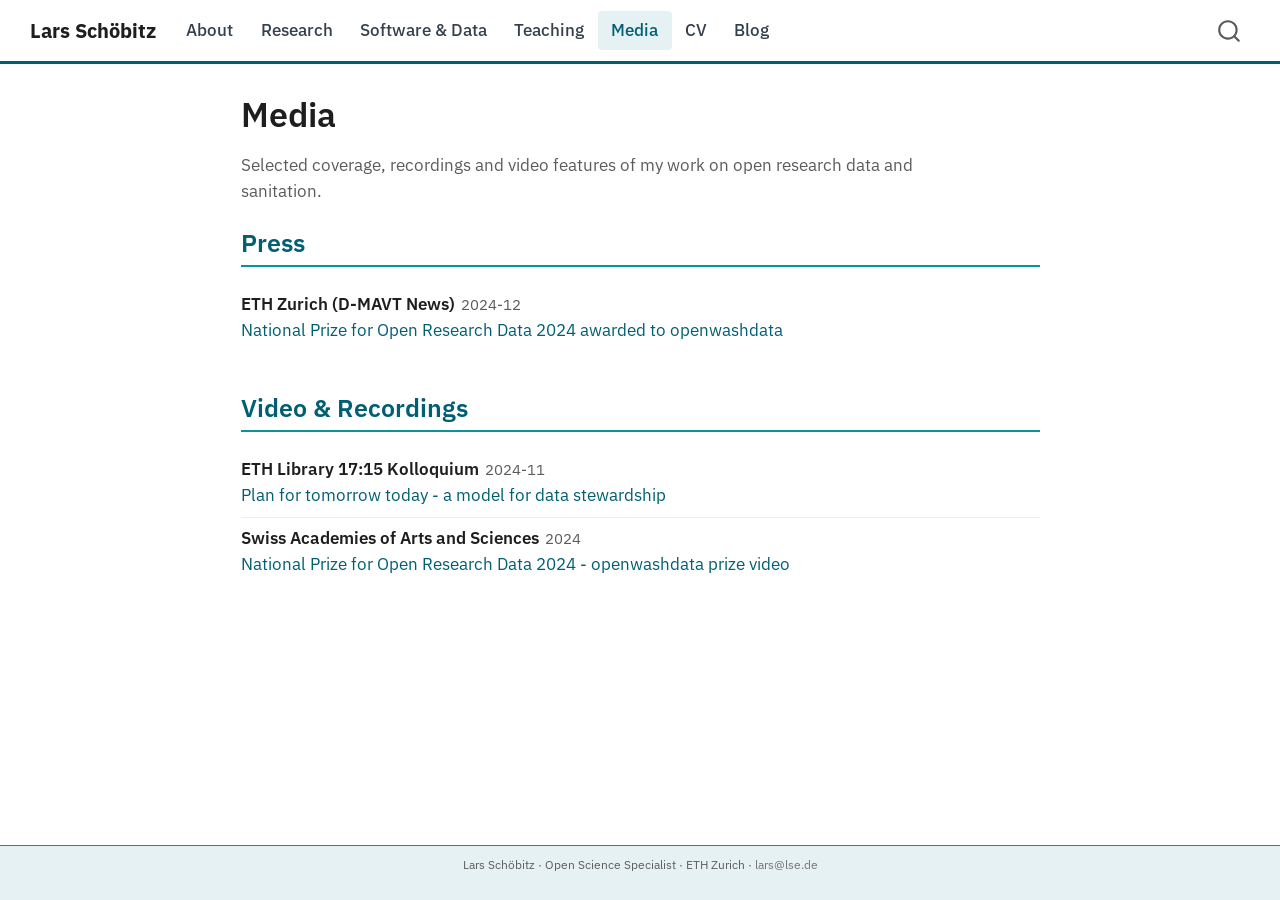
<file: docs/media.html>
<!DOCTYPE html>
<html xmlns="http://www.w3.org/1999/xhtml" lang="en" xml:lang="en"><head>

<meta charset="utf-8">
<meta name="generator" content="quarto-1.10.18">

<meta name="viewport" content="width=device-width, initial-scale=1.0, user-scalable=yes">


<title>Media – Lars Schöbitz</title>
<style>
/* Default styles provided by pandoc.
** See https://pandoc.org/MANUAL.html#variables-for-html for config info.
*/
span.smallcaps{font-variant: small-caps;}
div.columns{display: flex; gap: 1.5em;}
div.column{flex: auto;}
@media screen {
div.columns{gap: min(4vw, 1.5em);}
div.column{overflow-x: auto;}
}
div.hanging-indent{margin-left: 1.5em; text-indent: -1.5em;}
ul.task-list{list-style: none;}
ul.task-list li input[type="checkbox"] {
  width: 0.8em;
  margin: 0 0.8em 0.2em -1em; /* quarto-specific, see https://github.com/quarto-dev/quarto-cli/issues/4556 */ 
  vertical-align: middle;
}
</style>


<script src="site_libs/quarto-nav/quarto-nav.js"></script>
<script src="site_libs/quarto-nav/headroom.min.js"></script>
<script src="site_libs/clipboard/clipboard.min.js"></script>
<script src="site_libs/quarto-search/autocomplete.umd.js"></script>
<script src="site_libs/quarto-search/fuse.min.js"></script>
<script src="site_libs/quarto-search/quarto-search.js"></script>
<meta name="quarto:offset" content="./">
<link href="./assets/profile-lars-schoebitz.jpg" rel="icon" type="image/jpeg">
<script src="site_libs/quarto-html/quarto.js" type="module"></script>
<script src="site_libs/quarto-html/tabsets/tabsets.js" type="module"></script>
<script src="site_libs/quarto-html/popper.min.js"></script>
<script src="site_libs/quarto-html/tippy.umd.min.js"></script>
<script src="site_libs/quarto-html/anchor.min.js"></script>
<link href="site_libs/quarto-html/tippy.css" rel="stylesheet">
<link href="site_libs/quarto-html/quarto-syntax-highlighting-0f05cba98e93abd5bfacabf37e46c573.css" rel="stylesheet" class="quarto-color-scheme" id="quarto-text-highlighting-styles">
<link href="site_libs/quarto-html/quarto-syntax-highlighting-dark-36489fe9f95e83378e31b3375ef0b6a4.css" rel="stylesheet" class="quarto-color-scheme quarto-color-alternate" id="quarto-text-highlighting-styles">
<link href="site_libs/quarto-html/quarto-syntax-highlighting-0f05cba98e93abd5bfacabf37e46c573.css" rel="stylesheet" class="quarto-color-scheme-extra" id="quarto-text-highlighting-styles">
<script src="site_libs/bootstrap/bootstrap.min.js"></script>
<link href="site_libs/bootstrap/bootstrap-icons.css" rel="stylesheet">
<link href="site_libs/bootstrap/bootstrap-bf7b6a0d2951747acea9053a0771e20d.min.css" rel="stylesheet" append-hash="true" class="quarto-color-scheme" id="quarto-bootstrap" data-mode="light">
<link href="site_libs/bootstrap/bootstrap-dark-5d025dab3f1455580d51723e2d151b8a.min.css" rel="stylesheet" append-hash="true" class="quarto-color-scheme quarto-color-alternate" id="quarto-bootstrap" data-mode="light">
<link href="site_libs/bootstrap/bootstrap-bf7b6a0d2951747acea9053a0771e20d.min.css" rel="stylesheet" append-hash="true" class="quarto-color-scheme-extra" id="quarto-bootstrap" data-mode="light">
<script id="quarto-search-options" type="application/json">{
  "location": "navbar",
  "copy-button": false,
  "collapse-after": 3,
  "panel-placement": "end",
  "type": "overlay",
  "limit": 50,
  "keyboard-shortcut": [
    "f",
    "/",
    "s"
  ],
  "show-item-context": false,
  "language": {
    "search-no-results-text": "No results",
    "search-matching-documents-text": "matching documents",
    "search-copy-link-title": "Copy link to search",
    "search-hide-matches-text": "Hide additional matches",
    "search-more-match-text": "more match in this document",
    "search-more-matches-text": "more matches in this document",
    "search-clear-button-title": "Clear",
    "search-text-placeholder": "",
    "search-detached-cancel-button-title": "Cancel",
    "search-submit-button-title": "Submit",
    "search-label": "Search"
  }
}</script>
<link rel="stylesheet" href="https://cdnjs.cloudflare.com/ajax/libs/font-awesome/6.5.1/css/all.min.css">
<script async="" defer="" data-domain="lse.de" src="https://plausible.io/js/plausible.js"></script>


<link rel="stylesheet" href="assets/styles.css">
</head>

<body class="nav-fixed fullcontent quarto-light">

<div id="quarto-search-results"></div>
  <header id="quarto-header" class="headroom fixed-top">
    <nav class="navbar navbar-expand-lg " data-bs-theme="dark">
      <div class="navbar-container container-fluid">
      <div class="navbar-brand-container mx-auto">
    <a class="navbar-brand" href="./index.html">
    <span class="navbar-title">Lars Schöbitz</span>
    </a>
  </div>
            <div id="quarto-search" class="" title="Search"></div>
          <button class="navbar-toggler" type="button" data-bs-toggle="collapse" data-bs-target="#navbarCollapse" aria-controls="navbarCollapse" role="menu" aria-expanded="false" aria-label="Toggle navigation" onclick="if (window.quartoToggleHeadroom) { window.quartoToggleHeadroom(); }">
  <span class="navbar-toggler-icon"></span>
</button>
          <div class="collapse navbar-collapse" id="navbarCollapse">
            <ul class="navbar-nav navbar-nav-scroll me-auto">
  <li class="nav-item">
    <a class="nav-link" href="./index.html"> 
<span class="menu-text">About</span></a>
  </li>  
  <li class="nav-item">
    <a class="nav-link" href="./research.html"> 
<span class="menu-text">Research</span></a>
  </li>  
  <li class="nav-item">
    <a class="nav-link" href="./software.html"> 
<span class="menu-text">Software &amp; Data</span></a>
  </li>  
  <li class="nav-item">
    <a class="nav-link" href="./teaching.html"> 
<span class="menu-text">Teaching</span></a>
  </li>  
  <li class="nav-item">
    <a class="nav-link active" href="./media.html" aria-current="page"> 
<span class="menu-text">Media</span></a>
  </li>  
  <li class="nav-item">
    <a class="nav-link" href="./cv.html"> 
<span class="menu-text">CV</span></a>
  </li>  
  <li class="nav-item">
    <a class="nav-link" href="./blog.html"> 
<span class="menu-text">Blog</span></a>
  </li>  
</ul>
          </div> <!-- /navcollapse -->
            <div class="quarto-navbar-tools">
</div>
      </div> <!-- /container-fluid -->
    </nav>
</header>
<!-- content -->
<div id="quarto-content" class="quarto-container page-columns page-rows-contents page-layout-article page-navbar">
<!-- sidebar -->
<!-- margin-sidebar -->
    
<!-- main -->
<main class="content" id="quarto-document-content">

<header id="title-block-header" class="quarto-title-block default">
<div class="quarto-title">
<h1 class="title">Media</h1>
</div>



<div class="quarto-title-meta">

    
  
    
  </div>
  


</header>


<div class="section-intro">
<p>Selected coverage, recordings and video features of my work on open research data and sanitation.</p>
</div>
<section id="press" class="level2">
<h2 class="anchored" data-anchor-id="press">Press</h2>
<ul class="media-list">
<li>
<span class="media-outlet">ETH Zurich (D-MAVT News)</span><span class="media-date">2024-12</span><br><a href="https://mavt.ethz.ch/news-and-events/d-mavt-news/2024/12/national-prize-for-open-research-data.html">National Prize for Open Research Data 2024 awarded to openwashdata</a>
</li>
</ul>
</section>
<section id="video-recordings" class="level2">
<h2 class="anchored" data-anchor-id="video-recordings">Video &amp; Recordings</h2>
<ul class="media-list">
<li>
<span class="media-outlet">ETH Library 17:15 Kolloquium</span><span class="media-date">2024-11</span><br><a href="https://www.youtube.com/watch?v=zpVo_-Ne91c">Plan for tomorrow today - a model for data stewardship</a>
</li>
<li>
<span class="media-outlet">Swiss Academies of Arts and Sciences</span><span class="media-date">2024</span><br><a href="https://www.youtube.com/watch?v=590qPtQNCD0">National Prize for Open Research Data 2024 - openwashdata prize video</a>
</li>
</ul>


</section>

</main> <!-- /main -->
<script id="quarto-html-after-body" type="application/javascript">
  window.document.addEventListener("DOMContentLoaded", function (event) {
    const icon = "";
    const anchorJS = new window.AnchorJS();
    anchorJS.options = {
      placement: 'right',
      icon: icon
    };
    anchorJS.add('.anchored');
    const isCodeAnnotation = (el) => {
      for (const clz of el.classList) {
        if (clz.startsWith('code-annotation-')) {                     
          return true;
        }
      }
      return false;
    }
    const onCopySuccess = function(e) {
      // button target
      const button = e.trigger;
      // don't keep focus
      button.blur();
      // flash "checked"
      button.classList.add('code-copy-button-checked');
      var currentTitle = button.getAttribute("title");
      button.setAttribute("title", "Copied!");
      let tooltip;
      if (window.bootstrap) {
        button.setAttribute("data-bs-toggle", "tooltip");
        button.setAttribute("data-bs-placement", "left");
        button.setAttribute("data-bs-title", "Copied!");
        tooltip = new bootstrap.Tooltip(button, 
          { trigger: "manual", 
            customClass: "code-copy-button-tooltip",
            offset: [0, -8]});
        tooltip.show();    
      }
      setTimeout(function() {
        if (tooltip) {
          tooltip.hide();
          button.removeAttribute("data-bs-title");
          button.removeAttribute("data-bs-toggle");
          button.removeAttribute("data-bs-placement");
        }
        button.setAttribute("title", currentTitle);
        button.classList.remove('code-copy-button-checked');
      }, 1000);
      // clear code selection
      e.clearSelection();
    }
    const getTextToCopy = function(trigger) {
      const outerScaffold = trigger.parentElement.cloneNode(true);
      const codeEl = outerScaffold.querySelector('code');
      for (const childEl of codeEl.children) {
        if (isCodeAnnotation(childEl)) {
          childEl.remove();
        }
      }
      return codeEl.innerText;
    }
    const clipboard = new window.ClipboardJS('.code-copy-button:not([data-in-quarto-modal])', {
      text: getTextToCopy
    });
    clipboard.on('success', onCopySuccess);
    if (window.document.getElementById('quarto-embedded-source-code-modal')) {
      const clipboardModal = new window.ClipboardJS('.code-copy-button[data-in-quarto-modal]', {
        text: getTextToCopy,
        container: window.document.getElementById('quarto-embedded-source-code-modal')
      });
      clipboardModal.on('success', onCopySuccess);
    }
      var localhostRegex = new RegExp(/^(?:http|https):\/\/localhost\:?[0-9]*\//);
      var mailtoRegex = new RegExp(/^mailto:/);
        var filterRegex = new RegExp("https:\/\/www\.lse\.de");
      var isInternal = (href) => {
          return filterRegex.test(href) || localhostRegex.test(href) || mailtoRegex.test(href);
      }
      // Inspect non-navigation links and adorn them if external
     var links = window.document.querySelectorAll('a[href]:not(.nav-link):not(.navbar-brand):not(.toc-action):not(.sidebar-link):not(.sidebar-item-toggle):not(.pagination-link):not(.no-external):not([aria-hidden]):not(.dropdown-item):not(.quarto-navigation-tool):not(.about-link)');
      for (var i=0; i<links.length; i++) {
        const link = links[i];
        if (!isInternal(link.href)) {
          // undo the damage that might have been done by quarto-nav.js in the case of
          // links that we want to consider external
          if (link.dataset.originalHref !== undefined) {
            link.href = link.dataset.originalHref;
          }
            // target, if specified
            link.setAttribute("target", "_blank");
            if (link.getAttribute("rel") === null) {
              link.setAttribute("rel", "noopener");
            }
        }
      }
    function tippyHover(el, contentFn, onTriggerFn, onUntriggerFn) {
      const config = {
        allowHTML: true,
        maxWidth: 500,
        delay: 100,
        arrow: false,
        appendTo: function(el) {
            return el.parentElement;
        },
        interactive: true,
        interactiveBorder: 10,
        theme: 'quarto',
        placement: 'bottom-start',
      };
      if (contentFn) {
        config.content = contentFn;
      }
      if (onTriggerFn) {
        config.onTrigger = onTriggerFn;
      }
      if (onUntriggerFn) {
        config.onUntrigger = onUntriggerFn;
      }
      window.tippy(el, config); 
    }
    const noterefs = window.document.querySelectorAll('a[role="doc-noteref"]');
    for (var i=0; i<noterefs.length; i++) {
      const ref = noterefs[i];
      tippyHover(ref, function() {
        // use id or data attribute instead here
        let href = ref.getAttribute('data-footnote-href') || ref.getAttribute('href');
        try { href = new URL(href).hash; } catch {}
        const id = href.replace(/^#\/?/, "");
        const note = window.document.getElementById(id);
        if (note) {
          return note.innerHTML;
        } else {
          return "";
        }
      });
    }
    const xrefs = window.document.querySelectorAll('a.quarto-xref');
    const processXRef = (id, note) => {
      // Strip column container classes
      const stripColumnClz = (el) => {
        el.classList.remove("page-full", "page-columns");
        if (el.children) {
          for (const child of el.children) {
            stripColumnClz(child);
          }
        }
      }
      stripColumnClz(note)
      if (id === null || id.startsWith('sec-')) {
        // Special case sections, only their first couple elements
        const container = document.createElement("div");
        if (note.children && note.children.length > 2) {
          container.appendChild(note.children[0].cloneNode(true));
          for (let i = 1; i < note.children.length; i++) {
            const child = note.children[i];
            if (child.tagName === "P" && child.innerText === "") {
              continue;
            } else {
              container.appendChild(child.cloneNode(true));
              break;
            }
          }
          if (window.Quarto?.typesetMath) {
            window.Quarto.typesetMath(container);
          }
          return container.innerHTML
        } else {
          if (window.Quarto?.typesetMath) {
            window.Quarto.typesetMath(note);
          }
          return note.innerHTML;
        }
      } else {
        // Remove any anchor links if they are present
        const anchorLink = note.querySelector('a.anchorjs-link');
        if (anchorLink) {
          anchorLink.remove();
        }
        if (window.Quarto?.typesetMath) {
          window.Quarto.typesetMath(note);
        }
        if (note.classList.contains("callout")) {
          return note.outerHTML;
        } else {
          return note.innerHTML;
        }
      }
    }
    for (var i=0; i<xrefs.length; i++) {
      const xref = xrefs[i];
      tippyHover(xref, undefined, function(instance) {
        instance.disable();
        let url = xref.getAttribute('href');
        let hash = undefined; 
        if (url.startsWith('#')) {
          hash = url;
        } else {
          try { hash = new URL(url).hash; } catch {}
        }
        if (hash) {
          const id = hash.replace(/^#\/?/, "");
          const note = window.document.getElementById(id);
          if (note !== null) {
            try {
              const html = processXRef(id, note.cloneNode(true));
              instance.setContent(html);
            } finally {
              instance.enable();
              instance.show();
            }
          } else {
            // See if we can fetch this
            fetch(url.split('#')[0])
            .then(res => res.text())
            .then(html => {
              const parser = new DOMParser();
              const htmlDoc = parser.parseFromString(html, "text/html");
              const note = htmlDoc.getElementById(id);
              if (note !== null) {
                const html = processXRef(id, note);
                instance.setContent(html);
              } 
            }).finally(() => {
              instance.enable();
              instance.show();
            });
          }
        } else {
          // See if we can fetch a full url (with no hash to target)
          // This is a special case and we should probably do some content thinning / targeting
          fetch(url)
          .then(res => res.text())
          .then(html => {
            const parser = new DOMParser();
            const htmlDoc = parser.parseFromString(html, "text/html");
            const note = htmlDoc.querySelector('main.content');
            if (note !== null) {
              // This should only happen for chapter cross references
              // (since there is no id in the URL)
              // remove the first header
              if (note.children.length > 0 && note.children[0].tagName === "HEADER") {
                note.children[0].remove();
              }
              const html = processXRef(null, note);
              instance.setContent(html);
            } 
          }).finally(() => {
            instance.enable();
            instance.show();
          });
        }
      }, function(instance) {
      });
    }
        let selectedAnnoteEl;
        const selectorForAnnotation = ( cell, annotation) => {
          let cellAttr = 'data-code-cell="' + cell + '"';
          let lineAttr = 'data-code-annotation="' +  annotation + '"';
          const selector = 'span[' + cellAttr + '][' + lineAttr + ']';
          return selector;
        }
        const selectCodeLines = (annoteEl) => {
          const doc = window.document;
          const targetCell = annoteEl.getAttribute("data-target-cell");
          const targetAnnotation = annoteEl.getAttribute("data-target-annotation");
          const annoteSpan = window.document.querySelector(selectorForAnnotation(targetCell, targetAnnotation));
          const lines = annoteSpan.getAttribute("data-code-lines").split(",");
          const lineIds = lines.map((line) => {
            return targetCell + "-" + line;
          })
          let top = null;
          let height = null;
          let parent = null;
          if (lineIds.length > 0) {
              //compute the position of the single el (top and bottom and make a div)
              const el = window.document.getElementById(lineIds[0]);
              top = el.offsetTop;
              height = el.offsetHeight;
              parent = el.parentElement.parentElement;
            if (lineIds.length > 1) {
              const lastEl = window.document.getElementById(lineIds[lineIds.length - 1]);
              const bottom = lastEl.offsetTop + lastEl.offsetHeight;
              height = bottom - top;
            }
            if (top !== null && height !== null && parent !== null) {
              // cook up a div (if necessary) and position it 
              let div = window.document.getElementById("code-annotation-line-highlight");
              if (div === null) {
                div = window.document.createElement("div");
                div.setAttribute("id", "code-annotation-line-highlight");
                div.style.position = 'absolute';
                parent.appendChild(div);
              }
              div.style.top = top - 2 + "px";
              div.style.height = height + 4 + "px";
              div.style.left = 0;
              let gutterDiv = window.document.getElementById("code-annotation-line-highlight-gutter");
              if (gutterDiv === null) {
                gutterDiv = window.document.createElement("div");
                gutterDiv.setAttribute("id", "code-annotation-line-highlight-gutter");
                gutterDiv.style.position = 'absolute';
                const codeCell = window.document.getElementById(targetCell);
                const gutter = codeCell.querySelector('.code-annotation-gutter');
                gutter.appendChild(gutterDiv);
              }
              gutterDiv.style.top = top - 2 + "px";
              gutterDiv.style.height = height + 4 + "px";
            }
            selectedAnnoteEl = annoteEl;
          }
        };
        const unselectCodeLines = () => {
          const elementsIds = ["code-annotation-line-highlight", "code-annotation-line-highlight-gutter"];
          elementsIds.forEach((elId) => {
            const div = window.document.getElementById(elId);
            if (div) {
              div.remove();
            }
          });
          selectedAnnoteEl = undefined;
        };
          // Handle positioning of the toggle
      window.addEventListener(
        "resize",
        throttle(() => {
          elRect = undefined;
          if (selectedAnnoteEl) {
            selectCodeLines(selectedAnnoteEl);
          }
        }, 10)
      );
      function throttle(fn, ms) {
      let throttle = false;
      let timer;
        return (...args) => {
          if(!throttle) { // first call gets through
              fn.apply(this, args);
              throttle = true;
          } else { // all the others get throttled
              if(timer) clearTimeout(timer); // cancel #2
              timer = setTimeout(() => {
                fn.apply(this, args);
                timer = throttle = false;
              }, ms);
          }
        };
      }
        // Attach click handler to the DT
        const annoteDls = window.document.querySelectorAll('dt[data-target-cell]');
        for (const annoteDlNode of annoteDls) {
          annoteDlNode.addEventListener('click', (event) => {
            const clickedEl = event.target;
            if (clickedEl !== selectedAnnoteEl) {
              unselectCodeLines();
              const activeEl = window.document.querySelector('dt[data-target-cell].code-annotation-active');
              if (activeEl) {
                activeEl.classList.remove('code-annotation-active');
              }
              selectCodeLines(clickedEl);
              clickedEl.classList.add('code-annotation-active');
            } else {
              // Unselect the line
              unselectCodeLines();
              clickedEl.classList.remove('code-annotation-active');
            }
          });
        }
    const findCites = (el) => {
      const parentEl = el.parentElement;
      if (parentEl) {
        const cites = parentEl.dataset.cites;
        if (cites) {
          return {
            el,
            cites: cites.split(' ')
          };
        } else {
          return findCites(el.parentElement)
        }
      } else {
        return undefined;
      }
    };
    var bibliorefs = window.document.querySelectorAll('a[role="doc-biblioref"]');
    for (var i=0; i<bibliorefs.length; i++) {
      const ref = bibliorefs[i];
      const citeInfo = findCites(ref);
      if (citeInfo) {
        tippyHover(citeInfo.el, function() {
          var popup = window.document.createElement('div');
          citeInfo.cites.forEach(function(cite) {
            var citeDiv = window.document.createElement('div');
            citeDiv.classList.add('hanging-indent');
            citeDiv.classList.add('csl-entry');
            var biblioDiv = window.document.getElementById('ref-' + cite);
            if (biblioDiv) {
              citeDiv.innerHTML = biblioDiv.innerHTML;
            }
            popup.appendChild(citeDiv);
          });
          return popup.innerHTML;
        });
      }
    }
  });
  </script>
</div> <!-- /content -->
<footer class="footer">
  <div class="nav-footer">
    <div class="nav-footer-left">
      &nbsp;
    </div>   
    <div class="nav-footer-center">
<p>Lars Schöbitz · Open Science Specialist · ETH Zurich · <a href="mailto:lars@lse.de">lars@lse.de</a></p>
</div>
    <div class="nav-footer-right">
      &nbsp;
    </div>
  </div>
</footer>




</body></html>
</file>
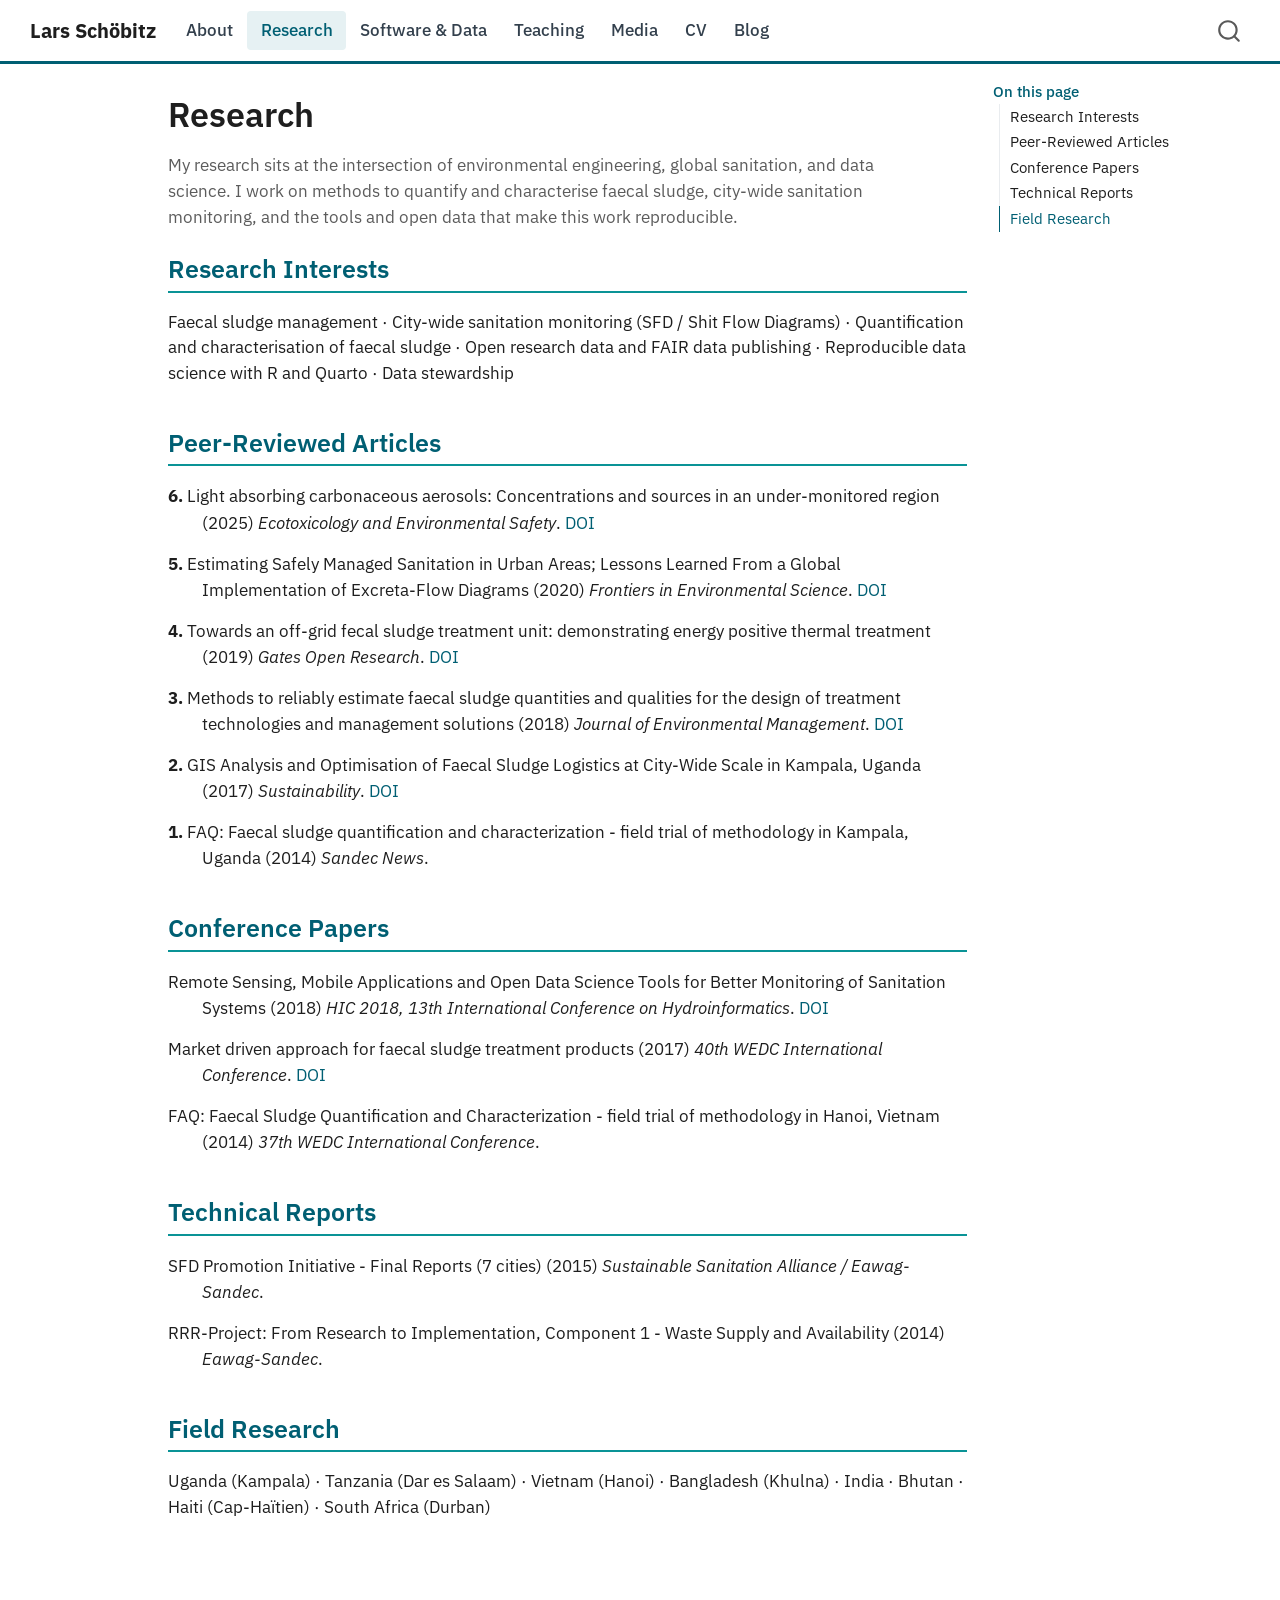
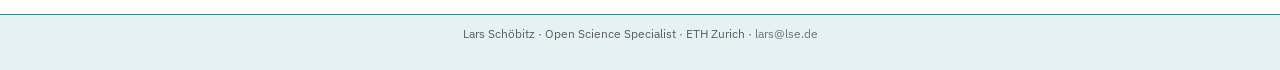
<file: docs/research.html>
<!DOCTYPE html>
<html xmlns="http://www.w3.org/1999/xhtml" lang="en" xml:lang="en"><head>

<meta charset="utf-8">
<meta name="generator" content="quarto-1.10.18">

<meta name="viewport" content="width=device-width, initial-scale=1.0, user-scalable=yes">


<title>Research – Lars Schöbitz</title>
<style>
/* Default styles provided by pandoc.
** See https://pandoc.org/MANUAL.html#variables-for-html for config info.
*/
span.smallcaps{font-variant: small-caps;}
div.columns{display: flex; gap: 1.5em;}
div.column{flex: auto;}
@media screen {
div.columns{gap: min(4vw, 1.5em);}
div.column{overflow-x: auto;}
}
div.hanging-indent{margin-left: 1.5em; text-indent: -1.5em;}
ul.task-list{list-style: none;}
ul.task-list li input[type="checkbox"] {
  width: 0.8em;
  margin: 0 0.8em 0.2em -1em; /* quarto-specific, see https://github.com/quarto-dev/quarto-cli/issues/4556 */ 
  vertical-align: middle;
}
</style>


<script src="site_libs/quarto-nav/quarto-nav.js"></script>
<script src="site_libs/quarto-nav/headroom.min.js"></script>
<script src="site_libs/clipboard/clipboard.min.js"></script>
<script src="site_libs/quarto-search/autocomplete.umd.js"></script>
<script src="site_libs/quarto-search/fuse.min.js"></script>
<script src="site_libs/quarto-search/quarto-search.js"></script>
<meta name="quarto:offset" content="./">
<link href="./assets/profile-lars-schoebitz.jpg" rel="icon" type="image/jpeg">
<script src="site_libs/quarto-html/quarto.js" type="module"></script>
<script src="site_libs/quarto-html/tabsets/tabsets.js" type="module"></script>
<script src="site_libs/quarto-html/popper.min.js"></script>
<script src="site_libs/quarto-html/tippy.umd.min.js"></script>
<script src="site_libs/quarto-html/anchor.min.js"></script>
<link href="site_libs/quarto-html/tippy.css" rel="stylesheet">
<link href="site_libs/quarto-html/quarto-syntax-highlighting-0f05cba98e93abd5bfacabf37e46c573.css" rel="stylesheet" class="quarto-color-scheme" id="quarto-text-highlighting-styles">
<link href="site_libs/quarto-html/quarto-syntax-highlighting-dark-36489fe9f95e83378e31b3375ef0b6a4.css" rel="stylesheet" class="quarto-color-scheme quarto-color-alternate" id="quarto-text-highlighting-styles">
<link href="site_libs/quarto-html/quarto-syntax-highlighting-0f05cba98e93abd5bfacabf37e46c573.css" rel="stylesheet" class="quarto-color-scheme-extra" id="quarto-text-highlighting-styles">
<script src="site_libs/bootstrap/bootstrap.min.js"></script>
<link href="site_libs/bootstrap/bootstrap-icons.css" rel="stylesheet">
<link href="site_libs/bootstrap/bootstrap-bf7b6a0d2951747acea9053a0771e20d.min.css" rel="stylesheet" append-hash="true" class="quarto-color-scheme" id="quarto-bootstrap" data-mode="light">
<link href="site_libs/bootstrap/bootstrap-dark-5d025dab3f1455580d51723e2d151b8a.min.css" rel="stylesheet" append-hash="true" class="quarto-color-scheme quarto-color-alternate" id="quarto-bootstrap" data-mode="light">
<link href="site_libs/bootstrap/bootstrap-bf7b6a0d2951747acea9053a0771e20d.min.css" rel="stylesheet" append-hash="true" class="quarto-color-scheme-extra" id="quarto-bootstrap" data-mode="light">
<script id="quarto-search-options" type="application/json">{
  "location": "navbar",
  "copy-button": false,
  "collapse-after": 3,
  "panel-placement": "end",
  "type": "overlay",
  "limit": 50,
  "keyboard-shortcut": [
    "f",
    "/",
    "s"
  ],
  "show-item-context": false,
  "language": {
    "search-no-results-text": "No results",
    "search-matching-documents-text": "matching documents",
    "search-copy-link-title": "Copy link to search",
    "search-hide-matches-text": "Hide additional matches",
    "search-more-match-text": "more match in this document",
    "search-more-matches-text": "more matches in this document",
    "search-clear-button-title": "Clear",
    "search-text-placeholder": "",
    "search-detached-cancel-button-title": "Cancel",
    "search-submit-button-title": "Submit",
    "search-label": "Search"
  }
}</script>
<link rel="stylesheet" href="https://cdnjs.cloudflare.com/ajax/libs/font-awesome/6.5.1/css/all.min.css">
<script async="" defer="" data-domain="lse.de" src="https://plausible.io/js/plausible.js"></script>


<link rel="stylesheet" href="assets/styles.css">
</head>

<body class="nav-fixed quarto-light">

<div id="quarto-search-results"></div>
  <header id="quarto-header" class="headroom fixed-top">
    <nav class="navbar navbar-expand-lg " data-bs-theme="dark">
      <div class="navbar-container container-fluid">
      <div class="navbar-brand-container mx-auto">
    <a class="navbar-brand" href="./index.html">
    <span class="navbar-title">Lars Schöbitz</span>
    </a>
  </div>
            <div id="quarto-search" class="" title="Search"></div>
          <button class="navbar-toggler" type="button" data-bs-toggle="collapse" data-bs-target="#navbarCollapse" aria-controls="navbarCollapse" role="menu" aria-expanded="false" aria-label="Toggle navigation" onclick="if (window.quartoToggleHeadroom) { window.quartoToggleHeadroom(); }">
  <span class="navbar-toggler-icon"></span>
</button>
          <div class="collapse navbar-collapse" id="navbarCollapse">
            <ul class="navbar-nav navbar-nav-scroll me-auto">
  <li class="nav-item">
    <a class="nav-link" href="./index.html"> 
<span class="menu-text">About</span></a>
  </li>  
  <li class="nav-item">
    <a class="nav-link active" href="./research.html" aria-current="page"> 
<span class="menu-text">Research</span></a>
  </li>  
  <li class="nav-item">
    <a class="nav-link" href="./software.html"> 
<span class="menu-text">Software &amp; Data</span></a>
  </li>  
  <li class="nav-item">
    <a class="nav-link" href="./teaching.html"> 
<span class="menu-text">Teaching</span></a>
  </li>  
  <li class="nav-item">
    <a class="nav-link" href="./media.html"> 
<span class="menu-text">Media</span></a>
  </li>  
  <li class="nav-item">
    <a class="nav-link" href="./cv.html"> 
<span class="menu-text">CV</span></a>
  </li>  
  <li class="nav-item">
    <a class="nav-link" href="./blog.html"> 
<span class="menu-text">Blog</span></a>
  </li>  
</ul>
          </div> <!-- /navcollapse -->
            <div class="quarto-navbar-tools">
</div>
      </div> <!-- /container-fluid -->
    </nav>
</header>
<!-- content -->
<div id="quarto-content" class="quarto-container page-columns page-rows-contents page-layout-article page-navbar">
<!-- sidebar -->
<!-- margin-sidebar -->
    <div id="quarto-margin-sidebar" class="sidebar margin-sidebar">
        <nav id="TOC" role="doc-toc" class="toc-active">
    <h2 id="toc-title">On this page</h2>
   
  <ul class="collapse">
  <li><a href="#research-interests" id="toc-research-interests" class="nav-link active" data-scroll-target="#research-interests">Research Interests</a></li>
  <li><a href="#peer-reviewed-articles" id="toc-peer-reviewed-articles" class="nav-link" data-scroll-target="#peer-reviewed-articles">Peer-Reviewed Articles</a></li>
  <li><a href="#conference-papers" id="toc-conference-papers" class="nav-link" data-scroll-target="#conference-papers">Conference Papers</a></li>
  <li><a href="#technical-reports" id="toc-technical-reports" class="nav-link" data-scroll-target="#technical-reports">Technical Reports</a></li>
  <li><a href="#field-research" id="toc-field-research" class="nav-link" data-scroll-target="#field-research">Field Research</a></li>
  </ul>
</nav>
    </div>
<!-- main -->
<main class="content" id="quarto-document-content">

<header id="title-block-header" class="quarto-title-block default">
<div class="quarto-title">
<h1 class="title">Research</h1>
</div>



<div class="quarto-title-meta">

    
  
    
  </div>
  


</header>


<div class="section-intro">
<p>My research sits at the intersection of environmental engineering, global sanitation, and data science. I work on methods to quantify and characterise faecal sludge, city-wide sanitation monitoring, and the tools and open data that make this work reproducible.</p>
</div>
<section id="research-interests" class="level2">
<h2 class="anchored" data-anchor-id="research-interests">Research Interests</h2>
<p>Faecal sludge management · City-wide sanitation monitoring (SFD / Shit Flow Diagrams) · Quantification and characterisation of faecal sludge · Open research data and FAIR data publishing · Reproducible data science with R and Quarto · Data stewardship</p>
</section>
<section id="peer-reviewed-articles" class="level2">
<h2 class="anchored" data-anchor-id="peer-reviewed-articles">Peer-Reviewed Articles</h2>
<ul class="pub-list">
<li>
<strong>6.</strong> Light absorbing carbonaceous aerosols: Concentrations and sources in an under-monitored region (2025) <em>Ecotoxicology and Environmental Safety</em>. <a href="https://doi.org/10.1016/j.ecoenv.2025.118582">DOI</a>
</li>
<li>
<strong>5.</strong> Estimating Safely Managed Sanitation in Urban Areas; Lessons Learned From a Global Implementation of Excreta-Flow Diagrams (2020) <em>Frontiers in Environmental Science</em>. <a href="https://doi.org/10.3389/fenvs.2020.00001">DOI</a>
</li>
<li>
<strong>4.</strong> Towards an off-grid fecal sludge treatment unit: demonstrating energy positive thermal treatment (2019) <em>Gates Open Research</em>. <a href="https://doi.org/10.12688/gatesopenres.12929.1">DOI</a>
</li>
<li>
<strong>3.</strong> Methods to reliably estimate faecal sludge quantities and qualities for the design of treatment technologies and management solutions (2018) <em>Journal of Environmental Management</em>. <a href="https://doi.org/10.1016/j.jenvman.2018.06.100">DOI</a>
</li>
<li>
<strong>2.</strong> GIS Analysis and Optimisation of Faecal Sludge Logistics at City-Wide Scale in Kampala, Uganda (2017) <em>Sustainability</em>. <a href="https://doi.org/10.3390/su9020194">DOI</a>
</li>
<li>
<strong>1.</strong> FAQ: Faecal sludge quantification and characterization - field trial of methodology in Kampala, Uganda (2014) <em>Sandec News</em>.
</li>
</ul>
</section>
<section id="conference-papers" class="level2">
<h2 class="anchored" data-anchor-id="conference-papers">Conference Papers</h2>
<ul class="pub-list">
<li>
Remote Sensing, Mobile Applications and Open Data Science Tools for Better Monitoring of Sanitation Systems (2018) <em>HIC 2018, 13th International Conference on Hydroinformatics</em>. <a href="https://doi.org/10.29007/31tr">DOI</a>
</li>
<li>
Market driven approach for faecal sludge treatment products (2017) <em>40th WEDC International Conference</em>. <a href="https://wedc-knowledge.lboro.ac.uk/resources/conference/40/Andriessen-2807.pdf">DOI</a>
</li>
<li>
FAQ: Faecal Sludge Quantification and Characterization - field trial of methodology in Hanoi, Vietnam (2014) <em>37th WEDC International Conference</em>.
</li>
</ul>
</section>
<section id="technical-reports" class="level2">
<h2 class="anchored" data-anchor-id="technical-reports">Technical Reports</h2>
<ul class="pub-list">
<li>
SFD Promotion Initiative - Final Reports (7 cities) (2015) <em>Sustainable Sanitation Alliance / Eawag-Sandec</em>.
</li>
<li>
RRR-Project: From Research to Implementation, Component 1 - Waste Supply and Availability (2014) <em>Eawag-Sandec</em>.
</li>
</ul>
</section>
<section id="field-research" class="level2">
<h2 class="anchored" data-anchor-id="field-research">Field Research</h2>
<p>Uganda (Kampala) · Tanzania (Dar es Salaam) · Vietnam (Hanoi) · Bangladesh (Khulna) · India · Bhutan · Haiti (Cap-Haïtien) · South Africa (Durban)</p>


</section>

</main> <!-- /main -->
<script id="quarto-html-after-body" type="application/javascript">
  window.document.addEventListener("DOMContentLoaded", function (event) {
    const icon = "";
    const anchorJS = new window.AnchorJS();
    anchorJS.options = {
      placement: 'right',
      icon: icon
    };
    anchorJS.add('.anchored');
    const isCodeAnnotation = (el) => {
      for (const clz of el.classList) {
        if (clz.startsWith('code-annotation-')) {                     
          return true;
        }
      }
      return false;
    }
    const onCopySuccess = function(e) {
      // button target
      const button = e.trigger;
      // don't keep focus
      button.blur();
      // flash "checked"
      button.classList.add('code-copy-button-checked');
      var currentTitle = button.getAttribute("title");
      button.setAttribute("title", "Copied!");
      let tooltip;
      if (window.bootstrap) {
        button.setAttribute("data-bs-toggle", "tooltip");
        button.setAttribute("data-bs-placement", "left");
        button.setAttribute("data-bs-title", "Copied!");
        tooltip = new bootstrap.Tooltip(button, 
          { trigger: "manual", 
            customClass: "code-copy-button-tooltip",
            offset: [0, -8]});
        tooltip.show();    
      }
      setTimeout(function() {
        if (tooltip) {
          tooltip.hide();
          button.removeAttribute("data-bs-title");
          button.removeAttribute("data-bs-toggle");
          button.removeAttribute("data-bs-placement");
        }
        button.setAttribute("title", currentTitle);
        button.classList.remove('code-copy-button-checked');
      }, 1000);
      // clear code selection
      e.clearSelection();
    }
    const getTextToCopy = function(trigger) {
      const outerScaffold = trigger.parentElement.cloneNode(true);
      const codeEl = outerScaffold.querySelector('code');
      for (const childEl of codeEl.children) {
        if (isCodeAnnotation(childEl)) {
          childEl.remove();
        }
      }
      return codeEl.innerText;
    }
    const clipboard = new window.ClipboardJS('.code-copy-button:not([data-in-quarto-modal])', {
      text: getTextToCopy
    });
    clipboard.on('success', onCopySuccess);
    if (window.document.getElementById('quarto-embedded-source-code-modal')) {
      const clipboardModal = new window.ClipboardJS('.code-copy-button[data-in-quarto-modal]', {
        text: getTextToCopy,
        container: window.document.getElementById('quarto-embedded-source-code-modal')
      });
      clipboardModal.on('success', onCopySuccess);
    }
      var localhostRegex = new RegExp(/^(?:http|https):\/\/localhost\:?[0-9]*\//);
      var mailtoRegex = new RegExp(/^mailto:/);
        var filterRegex = new RegExp("https:\/\/www\.lse\.de");
      var isInternal = (href) => {
          return filterRegex.test(href) || localhostRegex.test(href) || mailtoRegex.test(href);
      }
      // Inspect non-navigation links and adorn them if external
     var links = window.document.querySelectorAll('a[href]:not(.nav-link):not(.navbar-brand):not(.toc-action):not(.sidebar-link):not(.sidebar-item-toggle):not(.pagination-link):not(.no-external):not([aria-hidden]):not(.dropdown-item):not(.quarto-navigation-tool):not(.about-link)');
      for (var i=0; i<links.length; i++) {
        const link = links[i];
        if (!isInternal(link.href)) {
          // undo the damage that might have been done by quarto-nav.js in the case of
          // links that we want to consider external
          if (link.dataset.originalHref !== undefined) {
            link.href = link.dataset.originalHref;
          }
            // target, if specified
            link.setAttribute("target", "_blank");
            if (link.getAttribute("rel") === null) {
              link.setAttribute("rel", "noopener");
            }
        }
      }
    function tippyHover(el, contentFn, onTriggerFn, onUntriggerFn) {
      const config = {
        allowHTML: true,
        maxWidth: 500,
        delay: 100,
        arrow: false,
        appendTo: function(el) {
            return el.parentElement;
        },
        interactive: true,
        interactiveBorder: 10,
        theme: 'quarto',
        placement: 'bottom-start',
      };
      if (contentFn) {
        config.content = contentFn;
      }
      if (onTriggerFn) {
        config.onTrigger = onTriggerFn;
      }
      if (onUntriggerFn) {
        config.onUntrigger = onUntriggerFn;
      }
      window.tippy(el, config); 
    }
    const noterefs = window.document.querySelectorAll('a[role="doc-noteref"]');
    for (var i=0; i<noterefs.length; i++) {
      const ref = noterefs[i];
      tippyHover(ref, function() {
        // use id or data attribute instead here
        let href = ref.getAttribute('data-footnote-href') || ref.getAttribute('href');
        try { href = new URL(href).hash; } catch {}
        const id = href.replace(/^#\/?/, "");
        const note = window.document.getElementById(id);
        if (note) {
          return note.innerHTML;
        } else {
          return "";
        }
      });
    }
    const xrefs = window.document.querySelectorAll('a.quarto-xref');
    const processXRef = (id, note) => {
      // Strip column container classes
      const stripColumnClz = (el) => {
        el.classList.remove("page-full", "page-columns");
        if (el.children) {
          for (const child of el.children) {
            stripColumnClz(child);
          }
        }
      }
      stripColumnClz(note)
      if (id === null || id.startsWith('sec-')) {
        // Special case sections, only their first couple elements
        const container = document.createElement("div");
        if (note.children && note.children.length > 2) {
          container.appendChild(note.children[0].cloneNode(true));
          for (let i = 1; i < note.children.length; i++) {
            const child = note.children[i];
            if (child.tagName === "P" && child.innerText === "") {
              continue;
            } else {
              container.appendChild(child.cloneNode(true));
              break;
            }
          }
          if (window.Quarto?.typesetMath) {
            window.Quarto.typesetMath(container);
          }
          return container.innerHTML
        } else {
          if (window.Quarto?.typesetMath) {
            window.Quarto.typesetMath(note);
          }
          return note.innerHTML;
        }
      } else {
        // Remove any anchor links if they are present
        const anchorLink = note.querySelector('a.anchorjs-link');
        if (anchorLink) {
          anchorLink.remove();
        }
        if (window.Quarto?.typesetMath) {
          window.Quarto.typesetMath(note);
        }
        if (note.classList.contains("callout")) {
          return note.outerHTML;
        } else {
          return note.innerHTML;
        }
      }
    }
    for (var i=0; i<xrefs.length; i++) {
      const xref = xrefs[i];
      tippyHover(xref, undefined, function(instance) {
        instance.disable();
        let url = xref.getAttribute('href');
        let hash = undefined; 
        if (url.startsWith('#')) {
          hash = url;
        } else {
          try { hash = new URL(url).hash; } catch {}
        }
        if (hash) {
          const id = hash.replace(/^#\/?/, "");
          const note = window.document.getElementById(id);
          if (note !== null) {
            try {
              const html = processXRef(id, note.cloneNode(true));
              instance.setContent(html);
            } finally {
              instance.enable();
              instance.show();
            }
          } else {
            // See if we can fetch this
            fetch(url.split('#')[0])
            .then(res => res.text())
            .then(html => {
              const parser = new DOMParser();
              const htmlDoc = parser.parseFromString(html, "text/html");
              const note = htmlDoc.getElementById(id);
              if (note !== null) {
                const html = processXRef(id, note);
                instance.setContent(html);
              } 
            }).finally(() => {
              instance.enable();
              instance.show();
            });
          }
        } else {
          // See if we can fetch a full url (with no hash to target)
          // This is a special case and we should probably do some content thinning / targeting
          fetch(url)
          .then(res => res.text())
          .then(html => {
            const parser = new DOMParser();
            const htmlDoc = parser.parseFromString(html, "text/html");
            const note = htmlDoc.querySelector('main.content');
            if (note !== null) {
              // This should only happen for chapter cross references
              // (since there is no id in the URL)
              // remove the first header
              if (note.children.length > 0 && note.children[0].tagName === "HEADER") {
                note.children[0].remove();
              }
              const html = processXRef(null, note);
              instance.setContent(html);
            } 
          }).finally(() => {
            instance.enable();
            instance.show();
          });
        }
      }, function(instance) {
      });
    }
        let selectedAnnoteEl;
        const selectorForAnnotation = ( cell, annotation) => {
          let cellAttr = 'data-code-cell="' + cell + '"';
          let lineAttr = 'data-code-annotation="' +  annotation + '"';
          const selector = 'span[' + cellAttr + '][' + lineAttr + ']';
          return selector;
        }
        const selectCodeLines = (annoteEl) => {
          const doc = window.document;
          const targetCell = annoteEl.getAttribute("data-target-cell");
          const targetAnnotation = annoteEl.getAttribute("data-target-annotation");
          const annoteSpan = window.document.querySelector(selectorForAnnotation(targetCell, targetAnnotation));
          const lines = annoteSpan.getAttribute("data-code-lines").split(",");
          const lineIds = lines.map((line) => {
            return targetCell + "-" + line;
          })
          let top = null;
          let height = null;
          let parent = null;
          if (lineIds.length > 0) {
              //compute the position of the single el (top and bottom and make a div)
              const el = window.document.getElementById(lineIds[0]);
              top = el.offsetTop;
              height = el.offsetHeight;
              parent = el.parentElement.parentElement;
            if (lineIds.length > 1) {
              const lastEl = window.document.getElementById(lineIds[lineIds.length - 1]);
              const bottom = lastEl.offsetTop + lastEl.offsetHeight;
              height = bottom - top;
            }
            if (top !== null && height !== null && parent !== null) {
              // cook up a div (if necessary) and position it 
              let div = window.document.getElementById("code-annotation-line-highlight");
              if (div === null) {
                div = window.document.createElement("div");
                div.setAttribute("id", "code-annotation-line-highlight");
                div.style.position = 'absolute';
                parent.appendChild(div);
              }
              div.style.top = top - 2 + "px";
              div.style.height = height + 4 + "px";
              div.style.left = 0;
              let gutterDiv = window.document.getElementById("code-annotation-line-highlight-gutter");
              if (gutterDiv === null) {
                gutterDiv = window.document.createElement("div");
                gutterDiv.setAttribute("id", "code-annotation-line-highlight-gutter");
                gutterDiv.style.position = 'absolute';
                const codeCell = window.document.getElementById(targetCell);
                const gutter = codeCell.querySelector('.code-annotation-gutter');
                gutter.appendChild(gutterDiv);
              }
              gutterDiv.style.top = top - 2 + "px";
              gutterDiv.style.height = height + 4 + "px";
            }
            selectedAnnoteEl = annoteEl;
          }
        };
        const unselectCodeLines = () => {
          const elementsIds = ["code-annotation-line-highlight", "code-annotation-line-highlight-gutter"];
          elementsIds.forEach((elId) => {
            const div = window.document.getElementById(elId);
            if (div) {
              div.remove();
            }
          });
          selectedAnnoteEl = undefined;
        };
          // Handle positioning of the toggle
      window.addEventListener(
        "resize",
        throttle(() => {
          elRect = undefined;
          if (selectedAnnoteEl) {
            selectCodeLines(selectedAnnoteEl);
          }
        }, 10)
      );
      function throttle(fn, ms) {
      let throttle = false;
      let timer;
        return (...args) => {
          if(!throttle) { // first call gets through
              fn.apply(this, args);
              throttle = true;
          } else { // all the others get throttled
              if(timer) clearTimeout(timer); // cancel #2
              timer = setTimeout(() => {
                fn.apply(this, args);
                timer = throttle = false;
              }, ms);
          }
        };
      }
        // Attach click handler to the DT
        const annoteDls = window.document.querySelectorAll('dt[data-target-cell]');
        for (const annoteDlNode of annoteDls) {
          annoteDlNode.addEventListener('click', (event) => {
            const clickedEl = event.target;
            if (clickedEl !== selectedAnnoteEl) {
              unselectCodeLines();
              const activeEl = window.document.querySelector('dt[data-target-cell].code-annotation-active');
              if (activeEl) {
                activeEl.classList.remove('code-annotation-active');
              }
              selectCodeLines(clickedEl);
              clickedEl.classList.add('code-annotation-active');
            } else {
              // Unselect the line
              unselectCodeLines();
              clickedEl.classList.remove('code-annotation-active');
            }
          });
        }
    const findCites = (el) => {
      const parentEl = el.parentElement;
      if (parentEl) {
        const cites = parentEl.dataset.cites;
        if (cites) {
          return {
            el,
            cites: cites.split(' ')
          };
        } else {
          return findCites(el.parentElement)
        }
      } else {
        return undefined;
      }
    };
    var bibliorefs = window.document.querySelectorAll('a[role="doc-biblioref"]');
    for (var i=0; i<bibliorefs.length; i++) {
      const ref = bibliorefs[i];
      const citeInfo = findCites(ref);
      if (citeInfo) {
        tippyHover(citeInfo.el, function() {
          var popup = window.document.createElement('div');
          citeInfo.cites.forEach(function(cite) {
            var citeDiv = window.document.createElement('div');
            citeDiv.classList.add('hanging-indent');
            citeDiv.classList.add('csl-entry');
            var biblioDiv = window.document.getElementById('ref-' + cite);
            if (biblioDiv) {
              citeDiv.innerHTML = biblioDiv.innerHTML;
            }
            popup.appendChild(citeDiv);
          });
          return popup.innerHTML;
        });
      }
    }
  });
  </script>
</div> <!-- /content -->
<footer class="footer">
  <div class="nav-footer">
    <div class="nav-footer-left">
      &nbsp;
    </div>   
    <div class="nav-footer-center">
<p>Lars Schöbitz · Open Science Specialist · ETH Zurich · <a href="mailto:lars@lse.de">lars@lse.de</a></p>
</div>
    <div class="nav-footer-right">
      &nbsp;
    </div>
  </div>
</footer>




</body></html>
</file>
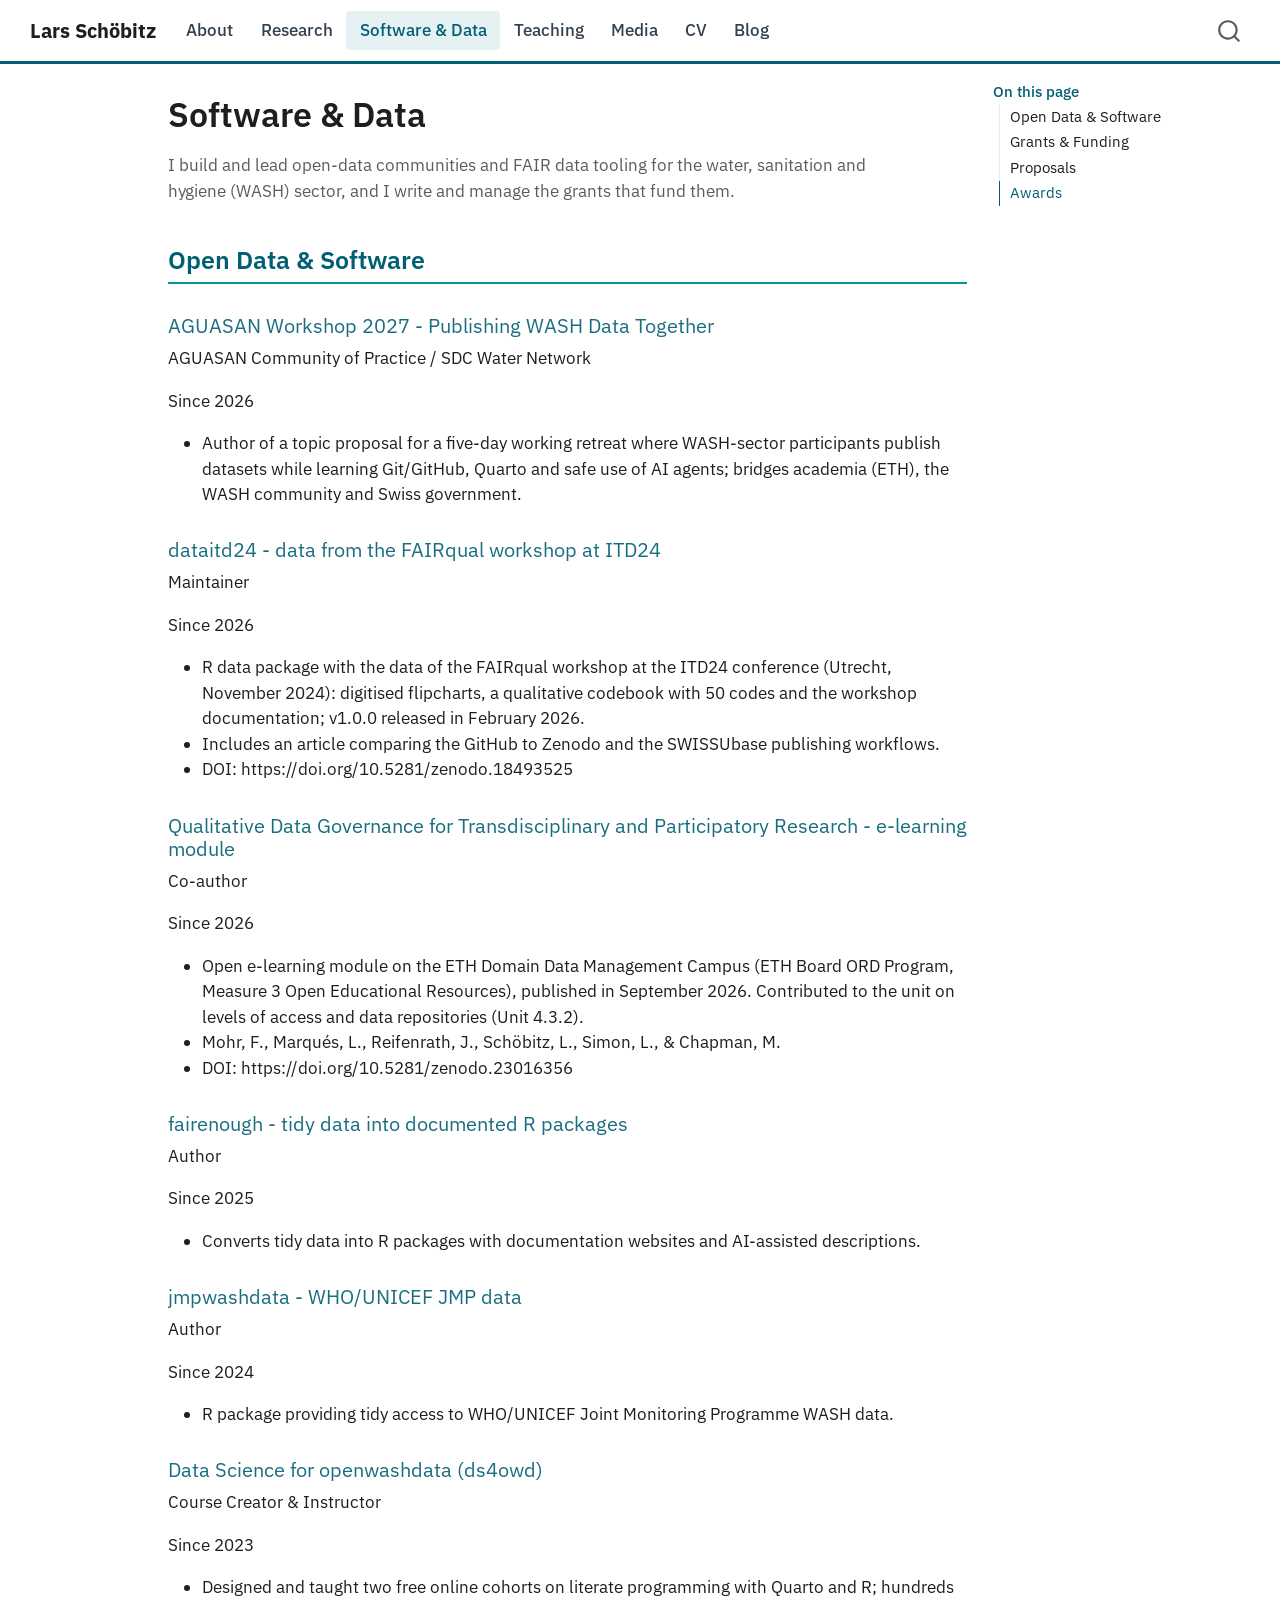
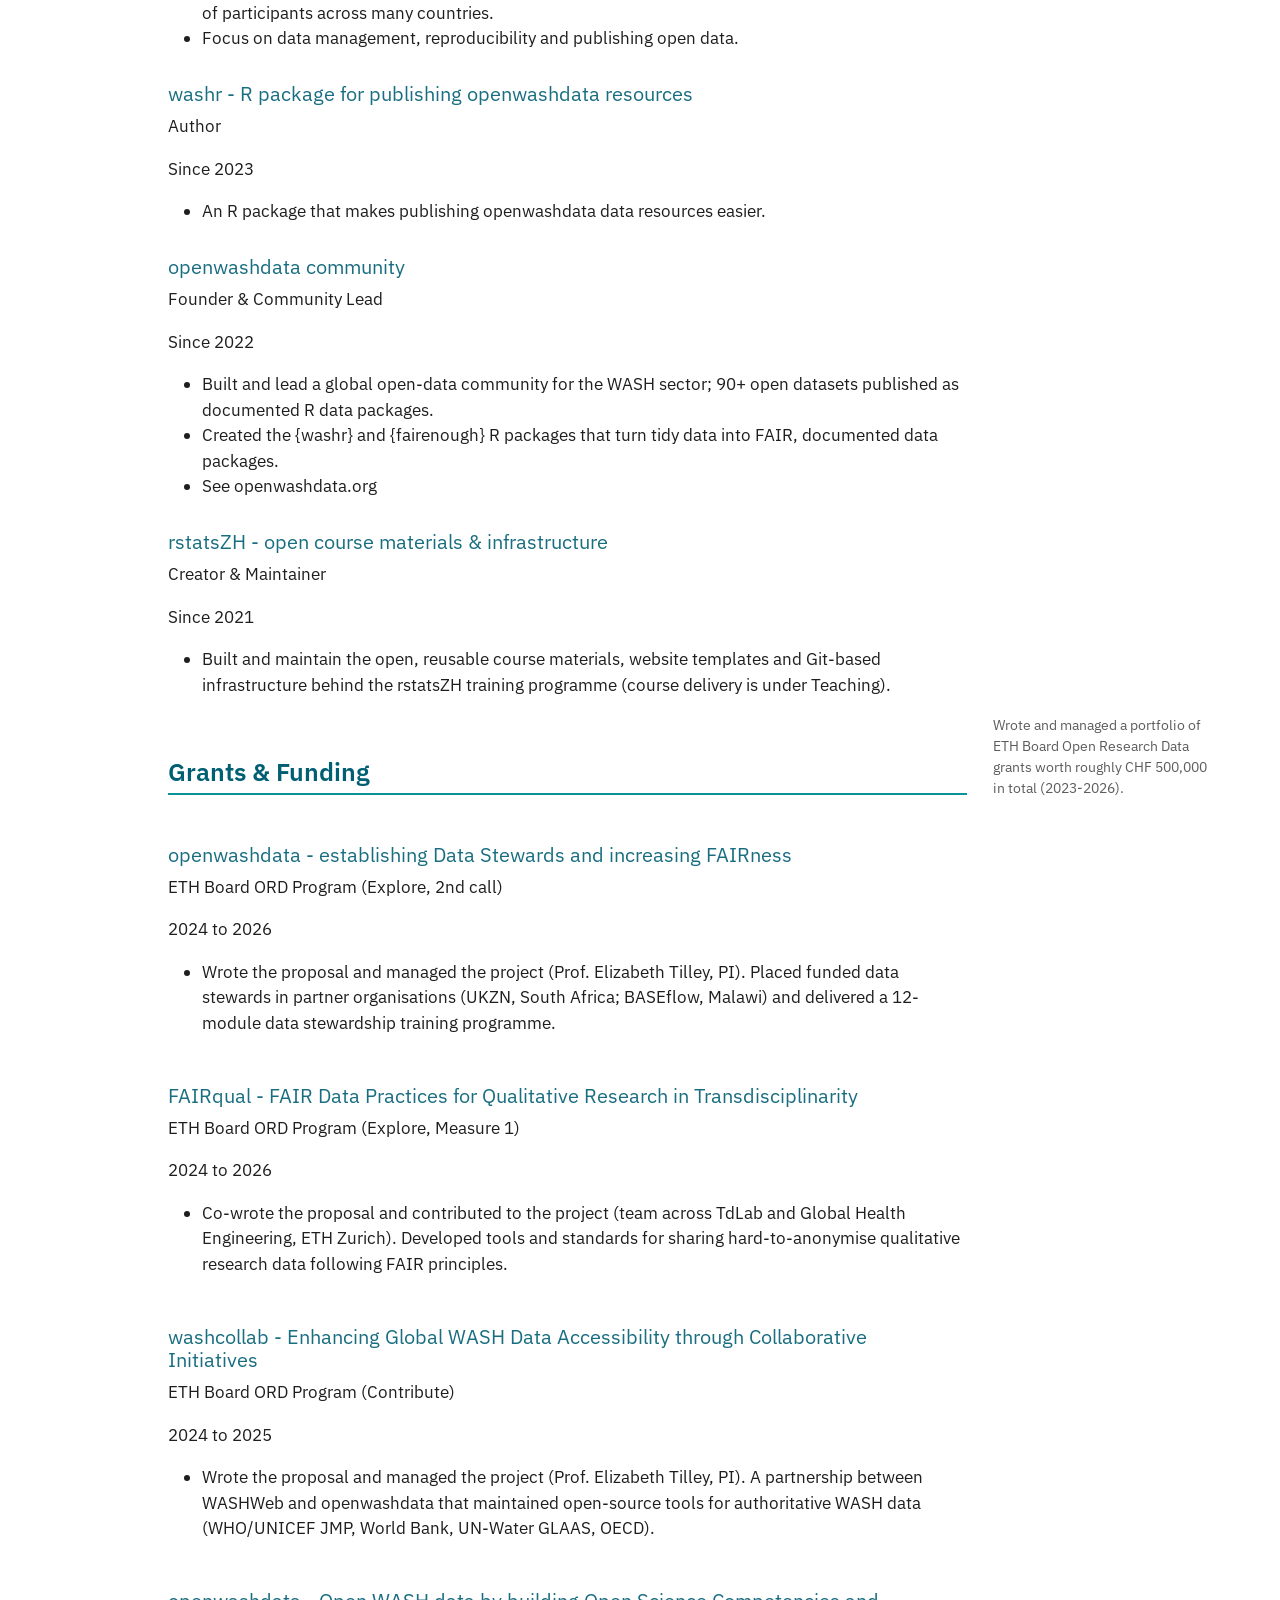
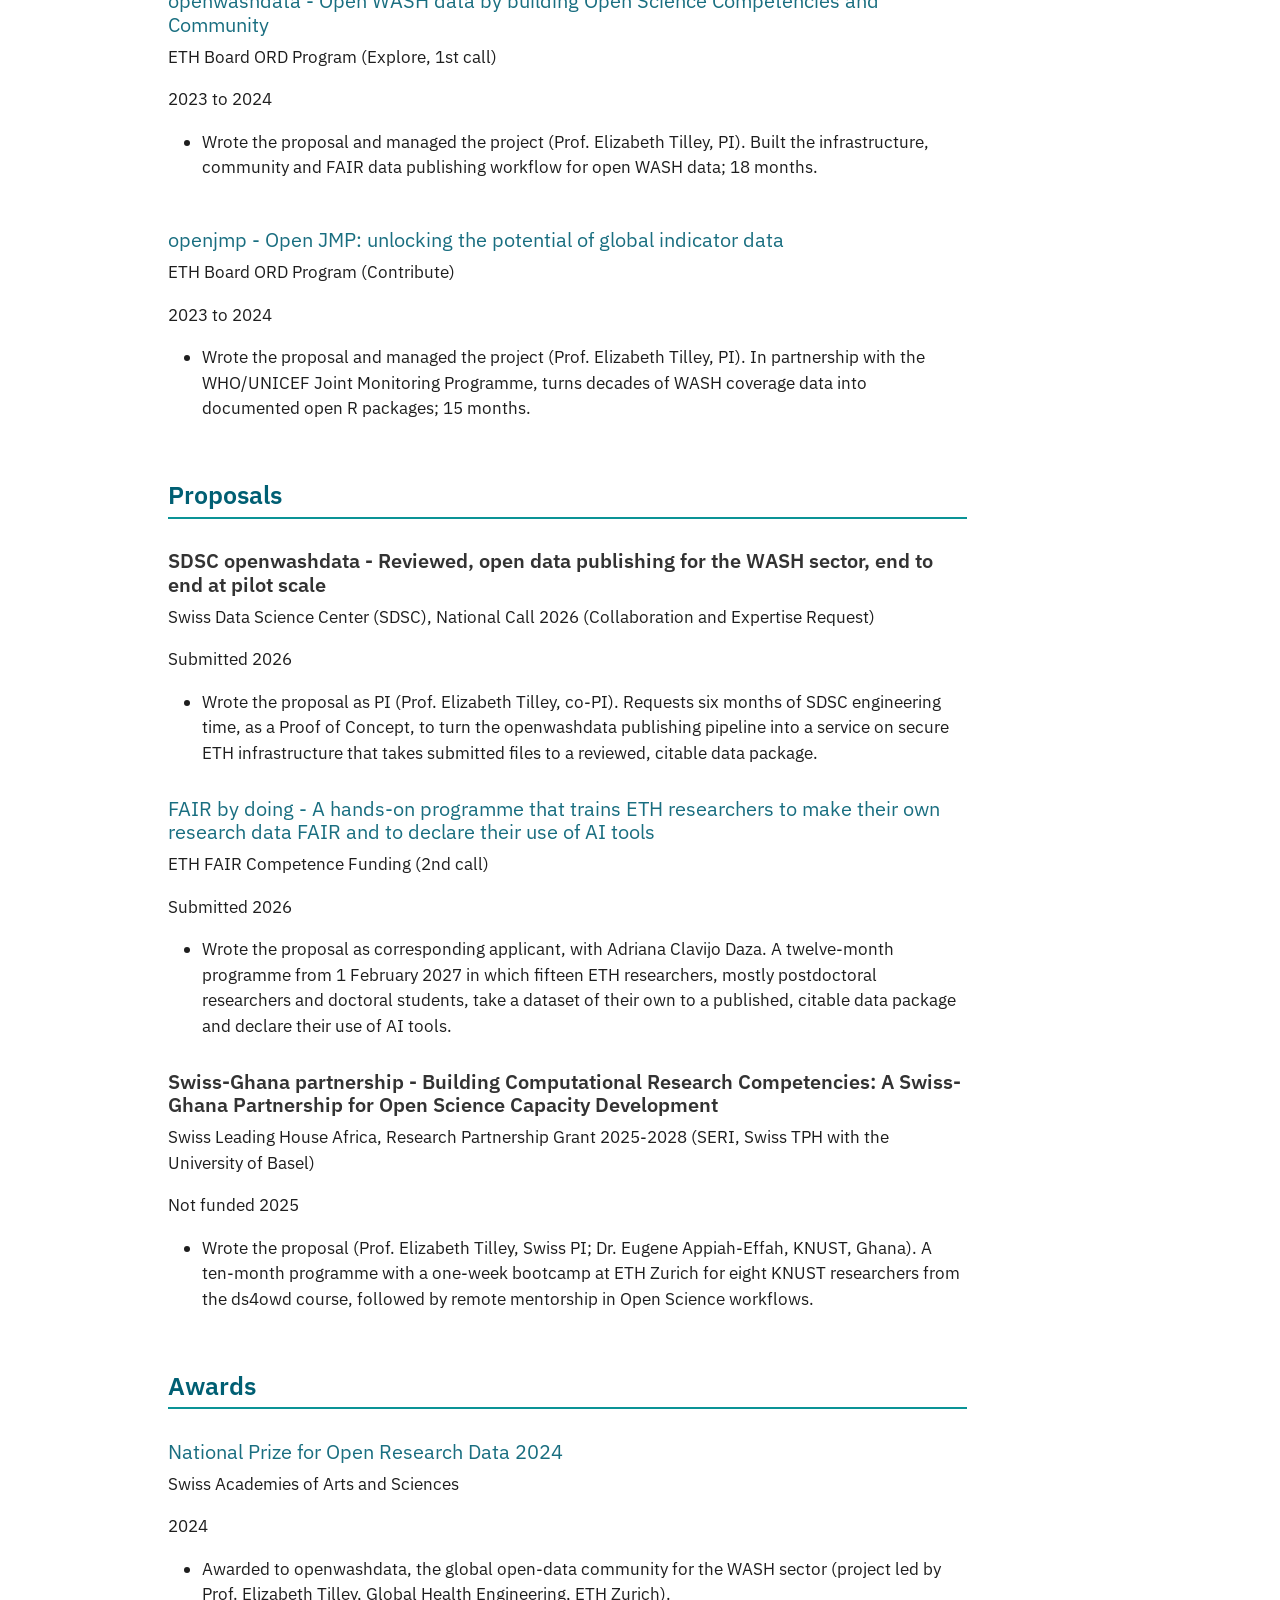
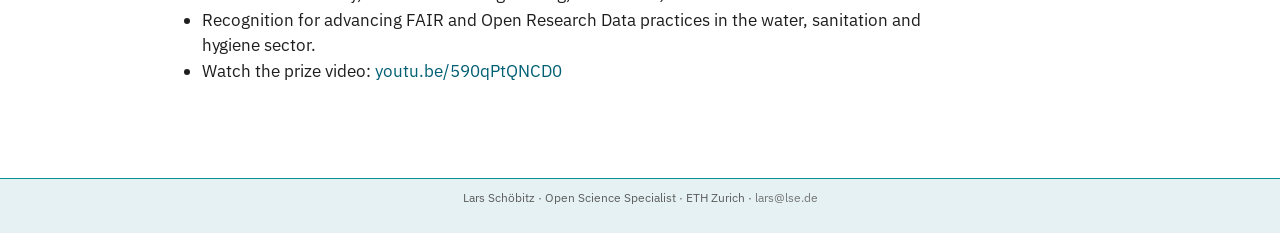
<file: docs/software.html>
<!DOCTYPE html>
<html xmlns="http://www.w3.org/1999/xhtml" lang="en" xml:lang="en"><head>

<meta charset="utf-8">
<meta name="generator" content="quarto-1.10.18">

<meta name="viewport" content="width=device-width, initial-scale=1.0, user-scalable=yes">


<title>Software &amp; Data – Lars Schöbitz</title>
<style>
/* Default styles provided by pandoc.
** See https://pandoc.org/MANUAL.html#variables-for-html for config info.
*/
span.smallcaps{font-variant: small-caps;}
div.columns{display: flex; gap: 1.5em;}
div.column{flex: auto;}
@media screen {
div.columns{gap: min(4vw, 1.5em);}
div.column{overflow-x: auto;}
}
div.hanging-indent{margin-left: 1.5em; text-indent: -1.5em;}
ul.task-list{list-style: none;}
ul.task-list li input[type="checkbox"] {
  width: 0.8em;
  margin: 0 0.8em 0.2em -1em; /* quarto-specific, see https://github.com/quarto-dev/quarto-cli/issues/4556 */ 
  vertical-align: middle;
}
</style>


<script src="site_libs/quarto-nav/quarto-nav.js"></script>
<script src="site_libs/quarto-nav/headroom.min.js"></script>
<script src="site_libs/clipboard/clipboard.min.js"></script>
<script src="site_libs/quarto-search/autocomplete.umd.js"></script>
<script src="site_libs/quarto-search/fuse.min.js"></script>
<script src="site_libs/quarto-search/quarto-search.js"></script>
<meta name="quarto:offset" content="./">
<link href="./assets/profile-lars-schoebitz.jpg" rel="icon" type="image/jpeg">
<script src="site_libs/quarto-html/quarto.js" type="module"></script>
<script src="site_libs/quarto-html/tabsets/tabsets.js" type="module"></script>
<script src="site_libs/quarto-html/popper.min.js"></script>
<script src="site_libs/quarto-html/tippy.umd.min.js"></script>
<script src="site_libs/quarto-html/anchor.min.js"></script>
<link href="site_libs/quarto-html/tippy.css" rel="stylesheet">
<link href="site_libs/quarto-html/quarto-syntax-highlighting-0f05cba98e93abd5bfacabf37e46c573.css" rel="stylesheet" class="quarto-color-scheme" id="quarto-text-highlighting-styles">
<link href="site_libs/quarto-html/quarto-syntax-highlighting-dark-36489fe9f95e83378e31b3375ef0b6a4.css" rel="stylesheet" class="quarto-color-scheme quarto-color-alternate" id="quarto-text-highlighting-styles">
<link href="site_libs/quarto-html/quarto-syntax-highlighting-0f05cba98e93abd5bfacabf37e46c573.css" rel="stylesheet" class="quarto-color-scheme-extra" id="quarto-text-highlighting-styles">
<script src="site_libs/bootstrap/bootstrap.min.js"></script>
<link href="site_libs/bootstrap/bootstrap-icons.css" rel="stylesheet">
<link href="site_libs/bootstrap/bootstrap-bf7b6a0d2951747acea9053a0771e20d.min.css" rel="stylesheet" append-hash="true" class="quarto-color-scheme" id="quarto-bootstrap" data-mode="light">
<link href="site_libs/bootstrap/bootstrap-dark-5d025dab3f1455580d51723e2d151b8a.min.css" rel="stylesheet" append-hash="true" class="quarto-color-scheme quarto-color-alternate" id="quarto-bootstrap" data-mode="light">
<link href="site_libs/bootstrap/bootstrap-bf7b6a0d2951747acea9053a0771e20d.min.css" rel="stylesheet" append-hash="true" class="quarto-color-scheme-extra" id="quarto-bootstrap" data-mode="light">
<script id="quarto-search-options" type="application/json">{
  "location": "navbar",
  "copy-button": false,
  "collapse-after": 3,
  "panel-placement": "end",
  "type": "overlay",
  "limit": 50,
  "keyboard-shortcut": [
    "f",
    "/",
    "s"
  ],
  "show-item-context": false,
  "language": {
    "search-no-results-text": "No results",
    "search-matching-documents-text": "matching documents",
    "search-copy-link-title": "Copy link to search",
    "search-hide-matches-text": "Hide additional matches",
    "search-more-match-text": "more match in this document",
    "search-more-matches-text": "more matches in this document",
    "search-clear-button-title": "Clear",
    "search-text-placeholder": "",
    "search-detached-cancel-button-title": "Cancel",
    "search-submit-button-title": "Submit",
    "search-label": "Search"
  }
}</script>
<link rel="stylesheet" href="https://cdnjs.cloudflare.com/ajax/libs/font-awesome/6.5.1/css/all.min.css">
<script async="" defer="" data-domain="lse.de" src="https://plausible.io/js/plausible.js"></script>


<link rel="stylesheet" href="assets/styles.css">
</head>

<body class="nav-fixed quarto-light">

<div id="quarto-search-results"></div>
  <header id="quarto-header" class="headroom fixed-top">
    <nav class="navbar navbar-expand-lg " data-bs-theme="dark">
      <div class="navbar-container container-fluid">
      <div class="navbar-brand-container mx-auto">
    <a class="navbar-brand" href="./index.html">
    <span class="navbar-title">Lars Schöbitz</span>
    </a>
  </div>
            <div id="quarto-search" class="" title="Search"></div>
          <button class="navbar-toggler" type="button" data-bs-toggle="collapse" data-bs-target="#navbarCollapse" aria-controls="navbarCollapse" role="menu" aria-expanded="false" aria-label="Toggle navigation" onclick="if (window.quartoToggleHeadroom) { window.quartoToggleHeadroom(); }">
  <span class="navbar-toggler-icon"></span>
</button>
          <div class="collapse navbar-collapse" id="navbarCollapse">
            <ul class="navbar-nav navbar-nav-scroll me-auto">
  <li class="nav-item">
    <a class="nav-link" href="./index.html"> 
<span class="menu-text">About</span></a>
  </li>  
  <li class="nav-item">
    <a class="nav-link" href="./research.html"> 
<span class="menu-text">Research</span></a>
  </li>  
  <li class="nav-item">
    <a class="nav-link active" href="./software.html" aria-current="page"> 
<span class="menu-text">Software &amp; Data</span></a>
  </li>  
  <li class="nav-item">
    <a class="nav-link" href="./teaching.html"> 
<span class="menu-text">Teaching</span></a>
  </li>  
  <li class="nav-item">
    <a class="nav-link" href="./media.html"> 
<span class="menu-text">Media</span></a>
  </li>  
  <li class="nav-item">
    <a class="nav-link" href="./cv.html"> 
<span class="menu-text">CV</span></a>
  </li>  
  <li class="nav-item">
    <a class="nav-link" href="./blog.html"> 
<span class="menu-text">Blog</span></a>
  </li>  
</ul>
          </div> <!-- /navcollapse -->
            <div class="quarto-navbar-tools">
</div>
      </div> <!-- /container-fluid -->
    </nav>
</header>
<!-- content -->
<div id="quarto-content" class="quarto-container page-columns page-rows-contents page-layout-article page-navbar">
<!-- sidebar -->
<!-- margin-sidebar -->
    <div id="quarto-margin-sidebar" class="sidebar margin-sidebar">
        <nav id="TOC" role="doc-toc" class="toc-active">
    <h2 id="toc-title">On this page</h2>
   
  <ul class="collapse">
  <li><a href="#open-data-software" id="toc-open-data-software" class="nav-link active" data-scroll-target="#open-data-software">Open Data &amp; Software</a></li>
  <li><a href="#grants-funding" id="toc-grants-funding" class="nav-link" data-scroll-target="#grants-funding">Grants &amp; Funding</a></li>
  <li><a href="#proposals" id="toc-proposals" class="nav-link" data-scroll-target="#proposals">Proposals</a></li>
  <li><a href="#awards" id="toc-awards" class="nav-link" data-scroll-target="#awards">Awards</a></li>
  </ul>
</nav>
    </div>
<!-- main -->
<main class="content page-columns page-full" id="quarto-document-content">

<header id="title-block-header" class="quarto-title-block default">
<div class="quarto-title">
<h1 class="title">Software &amp; Data</h1>
</div>



<div class="quarto-title-meta">

    
  
    
  </div>
  


</header>


<div class="section-intro">
<p>I build and lead open-data communities and FAIR data tooling for the water, sanitation and hygiene (WASH) sector, and I write and manage the grants that fund them.</p>
</div>
<section id="open-data-software" class="level2">
<h2 class="anchored" data-anchor-id="open-data-software">Open Data &amp; Software</h2>
<section id="aguasan-workshop-2027---publishing-wash-data-together" class="level3">
<h3 class="anchored" data-anchor-id="aguasan-workshop-2027---publishing-wash-data-together"><a href="https://github.com/Global-Health-Engineering/aguasan">AGUASAN Workshop 2027 - Publishing WASH Data Together</a></h3>
<p>AGUASAN Community of Practice / SDC Water Network</p>
<p>Since 2026</p>
<ul>
<li>Author of a topic proposal for a five-day working retreat where WASH-sector participants publish datasets while learning Git/GitHub, Quarto and safe use of AI agents; bridges academia (ETH), the WASH community and Swiss government.</li>
</ul>
</section>
<section id="dataitd24---data-from-the-fairqual-workshop-at-itd24" class="level3">
<h3 class="anchored" data-anchor-id="dataitd24---data-from-the-fairqual-workshop-at-itd24"><a href="https://fairqual.github.io/dataitd24/">dataitd24 - data from the FAIRqual workshop at ITD24</a></h3>
<p>Maintainer</p>
<p>Since 2026</p>
<ul>
<li>R data package with the data of the FAIRqual workshop at the ITD24 conference (Utrecht, November 2024): digitised flipcharts, a qualitative codebook with 50 codes and the workshop documentation; v1.0.0 released in February 2026.</li>
<li>Includes an article comparing the GitHub to Zenodo and the SWISSUbase publishing workflows.</li>
<li>DOI: https://doi.org/10.5281/zenodo.18493525</li>
</ul>
</section>
<section id="qualitative-data-governance-for-transdisciplinary-and-participatory-research---e-learning-module" class="level3">
<h3 class="anchored" data-anchor-id="qualitative-data-governance-for-transdisciplinary-and-participatory-research---e-learning-module"><a href="https://courses.openlearnity.org/learning/course/course-v1:ETH_domain+qualitative+datagovernance/home">Qualitative Data Governance for Transdisciplinary and Participatory Research - e-learning module</a></h3>
<p>Co-author</p>
<p>Since 2026</p>
<ul>
<li>Open e-learning module on the ETH Domain Data Management Campus (ETH Board ORD Program, Measure 3 Open Educational Resources), published in September 2026. Contributed to the unit on levels of access and data repositories (Unit 4.3.2).</li>
<li>Mohr, F., Marqués, L., Reifenrath, J., Schöbitz, L., Simon, L., &amp; Chapman, M.</li>
<li>DOI: https://doi.org/10.5281/zenodo.23016356</li>
</ul>
</section>
<section id="fairenough---tidy-data-into-documented-r-packages" class="level3">
<h3 class="anchored" data-anchor-id="fairenough---tidy-data-into-documented-r-packages"><a href="https://openwashdata.github.io/fairenough/">fairenough - tidy data into documented R packages</a></h3>
<p>Author</p>
<p>Since 2025</p>
<ul>
<li>Converts tidy data into R packages with documentation websites and AI-assisted descriptions.</li>
</ul>
</section>
<section id="jmpwashdata---whounicef-jmp-data" class="level3">
<h3 class="anchored" data-anchor-id="jmpwashdata---whounicef-jmp-data"><a href="https://github.com/larnsce/jmpwashdata">jmpwashdata - WHO/UNICEF JMP data</a></h3>
<p>Author</p>
<p>Since 2024</p>
<ul>
<li>R package providing tidy access to WHO/UNICEF Joint Monitoring Programme WASH data.</li>
</ul>
</section>
<section id="data-science-for-openwashdata-ds4owd" class="level3">
<h3 class="anchored" data-anchor-id="data-science-for-openwashdata-ds4owd"><a href="https://ds4owd-001.github.io/website/">Data Science for openwashdata (ds4owd)</a></h3>
<p>Course Creator &amp; Instructor</p>
<p>Since 2023</p>
<ul>
<li>Designed and taught two free online cohorts on literate programming with Quarto and R; hundreds of participants across many countries.</li>
<li>Focus on data management, reproducibility and publishing open data.</li>
</ul>
</section>
<section id="washr---r-package-for-publishing-openwashdata-resources" class="level3">
<h3 class="anchored" data-anchor-id="washr---r-package-for-publishing-openwashdata-resources"><a href="https://openwashdata.github.io/washr/">washr - R package for publishing openwashdata resources</a></h3>
<p>Author</p>
<p>Since 2023</p>
<ul>
<li>An R package that makes publishing openwashdata data resources easier.</li>
</ul>
</section>
<section id="openwashdata-community" class="level3">
<h3 class="anchored" data-anchor-id="openwashdata-community"><a href="https://openwashdata.org">openwashdata community</a></h3>
<p>Founder &amp; Community Lead</p>
<p>Since 2022</p>
<ul>
<li>Built and lead a global open-data community for the WASH sector; 90+ open datasets published as documented R data packages.</li>
<li>Created the {washr} and {fairenough} R packages that turn tidy data into FAIR, documented data packages.</li>
<li>See openwashdata.org</li>
</ul>
</section>
<section id="rstatszh---open-course-materials-infrastructure" class="level3">
<h3 class="anchored" data-anchor-id="rstatszh---open-course-materials-infrastructure"><a href="https://rstats.zuerich/">rstatsZH - open course materials &amp; infrastructure</a></h3>
<p>Creator &amp; Maintainer</p>
<p>Since 2021</p>
<ul>
<li>Built and maintain the open, reusable course materials, website templates and Git-based infrastructure behind the rstatsZH training programme (course delivery is under Teaching).</li>
</ul>
</section>
</section>
<section id="grants-funding" class="level2 page-columns page-full">
<h2 class="anchored" data-anchor-id="grants-funding">Grants &amp; Funding</h2>

<div class="no-row-height column-margin column-container"><div class="margin-aside">
<p>Wrote and managed a portfolio of ETH Board Open Research Data grants worth roughly CHF 500,000 in total (2023-2026).</p>
</div></div><section id="openwashdata---establishing-data-stewards-and-increasing-fairness" class="level3">
<h3 class="anchored" data-anchor-id="openwashdata---establishing-data-stewards-and-increasing-fairness"><a href="https://github.com/openwashdata-dev/prop-eth-ord-explore-02-openwashdata">openwashdata - establishing Data Stewards and increasing FAIRness</a></h3>
<p>ETH Board ORD Program (Explore, 2nd call)</p>
<p>2024 to 2026</p>
<ul>
<li>Wrote the proposal and managed the project (Prof.&nbsp;Elizabeth Tilley, PI). Placed funded data stewards in partner organisations (UKZN, South Africa; BASEflow, Malawi) and delivered a 12-module data stewardship training programme.</li>
</ul>
</section>
<section id="fairqual---fair-data-practices-for-qualitative-research-in-transdisciplinarity" class="level3">
<h3 class="anchored" data-anchor-id="fairqual---fair-data-practices-for-qualitative-research-in-transdisciplinarity"><a href="https://github.com/fairqual">FAIRqual - FAIR Data Practices for Qualitative Research in Transdisciplinarity</a></h3>
<p>ETH Board ORD Program (Explore, Measure 1)</p>
<p>2024 to 2026</p>
<ul>
<li>Co-wrote the proposal and contributed to the project (team across TdLab and Global Health Engineering, ETH Zurich). Developed tools and standards for sharing hard-to-anonymise qualitative research data following FAIR principles.</li>
</ul>
</section>
<section id="washcollab---enhancing-global-wash-data-accessibility-through-collaborative-initiatives" class="level3">
<h3 class="anchored" data-anchor-id="washcollab---enhancing-global-wash-data-accessibility-through-collaborative-initiatives"><a href="https://github.com/openwashdata-dev/prop-eth-ord-contribute-washweb">washcollab - Enhancing Global WASH Data Accessibility through Collaborative Initiatives</a></h3>
<p>ETH Board ORD Program (Contribute)</p>
<p>2024 to 2025</p>
<ul>
<li>Wrote the proposal and managed the project (Prof.&nbsp;Elizabeth Tilley, PI). A partnership between WASHWeb and openwashdata that maintained open-source tools for authoritative WASH data (WHO/UNICEF JMP, World Bank, UN-Water GLAAS, OECD).</li>
</ul>
</section>
<section id="openwashdata---open-wash-data-by-building-open-science-competencies-and-community" class="level3">
<h3 class="anchored" data-anchor-id="openwashdata---open-wash-data-by-building-open-science-competencies-and-community"><a href="https://github.com/openwashdata-dev">openwashdata - Open WASH data by building Open Science Competencies and Community</a></h3>
<p>ETH Board ORD Program (Explore, 1st call)</p>
<p>2023 to 2024</p>
<ul>
<li>Wrote the proposal and managed the project (Prof.&nbsp;Elizabeth Tilley, PI). Built the infrastructure, community and FAIR data publishing workflow for open WASH data; 18 months.</li>
</ul>
</section>
<section id="openjmp---open-jmp-unlocking-the-potential-of-global-indicator-data" class="level3">
<h3 class="anchored" data-anchor-id="openjmp---open-jmp-unlocking-the-potential-of-global-indicator-data"><a href="https://ghe.ethz.ch/open-science/projects/openjmp.html">openjmp - Open JMP: unlocking the potential of global indicator data</a></h3>
<p>ETH Board ORD Program (Contribute)</p>
<p>2023 to 2024</p>
<ul>
<li>Wrote the proposal and managed the project (Prof.&nbsp;Elizabeth Tilley, PI). In partnership with the WHO/UNICEF Joint Monitoring Programme, turns decades of WASH coverage data into documented open R packages; 15 months.</li>
</ul>
</section>
</section>
<section id="proposals" class="level2">
<h2 class="anchored" data-anchor-id="proposals">Proposals</h2>
<section id="sdsc-openwashdata---reviewed-open-data-publishing-for-the-wash-sector-end-to-end-at-pilot-scale" class="level3">
<h3 class="anchored" data-anchor-id="sdsc-openwashdata---reviewed-open-data-publishing-for-the-wash-sector-end-to-end-at-pilot-scale">SDSC openwashdata - Reviewed, open data publishing for the WASH sector, end to end at pilot scale</h3>
<p>Swiss Data Science Center (SDSC), National Call 2026 (Collaboration and Expertise Request)</p>
<p>Submitted 2026</p>
<ul>
<li>Wrote the proposal as PI (Prof.&nbsp;Elizabeth Tilley, co-PI). Requests six months of SDSC engineering time, as a Proof of Concept, to turn the openwashdata publishing pipeline into a service on secure ETH infrastructure that takes submitted files to a reviewed, citable data package.</li>
</ul>
</section>
<section id="fair-by-doing---a-hands-on-programme-that-trains-eth-researchers-to-make-their-own-research-data-fair-and-to-declare-their-use-of-ai-tools" class="level3">
<h3 class="anchored" data-anchor-id="fair-by-doing---a-hands-on-programme-that-trains-eth-researchers-to-make-their-own-research-data-fair-and-to-declare-their-use-of-ai-tools"><a href="https://github.com/Global-Health-Engineering/fair-training">FAIR by doing - A hands-on programme that trains ETH researchers to make their own research data FAIR and to declare their use of AI tools</a></h3>
<p>ETH FAIR Competence Funding (2nd call)</p>
<p>Submitted 2026</p>
<ul>
<li>Wrote the proposal as corresponding applicant, with Adriana Clavijo Daza. A twelve-month programme from 1 February 2027 in which fifteen ETH researchers, mostly postdoctoral researchers and doctoral students, take a dataset of their own to a published, citable data package and declare their use of AI tools.</li>
</ul>
</section>
<section id="swiss-ghana-partnership---building-computational-research-competencies-a-swiss-ghana-partnership-for-open-science-capacity-development" class="level3">
<h3 class="anchored" data-anchor-id="swiss-ghana-partnership---building-computational-research-competencies-a-swiss-ghana-partnership-for-open-science-capacity-development">Swiss-Ghana partnership - Building Computational Research Competencies: A Swiss-Ghana Partnership for Open Science Capacity Development</h3>
<p>Swiss Leading House Africa, Research Partnership Grant 2025-2028 (SERI, Swiss TPH with the University of Basel)</p>
<p>Not funded 2025</p>
<ul>
<li>Wrote the proposal (Prof.&nbsp;Elizabeth Tilley, Swiss PI; Dr.&nbsp;Eugene Appiah-Effah, KNUST, Ghana). A ten-month programme with a one-week bootcamp at ETH Zurich for eight KNUST researchers from the ds4owd course, followed by remote mentorship in Open Science workflows.</li>
</ul>
</section>
</section>
<section id="awards" class="level2">
<h2 class="anchored" data-anchor-id="awards">Awards</h2>
<section id="national-prize-for-open-research-data-2024" class="level3">
<h3 class="anchored" data-anchor-id="national-prize-for-open-research-data-2024"><a href="https://mavt.ethz.ch/news-and-events/d-mavt-news/2024/12/national-prize-for-open-research-data.html">National Prize for Open Research Data 2024</a></h3>
<p>Swiss Academies of Arts and Sciences</p>
<p>2024</p>
<ul>
<li>Awarded to openwashdata, the global open-data community for the WASH sector (project led by Prof.&nbsp;Elizabeth Tilley, Global Health Engineering, ETH Zurich).</li>
<li>Recognition for advancing FAIR and Open Research Data practices in the water, sanitation and hygiene sector.</li>
<li>Watch the prize video: <a href="https://www.youtube.com/watch?v=590qPtQNCD0">youtu.be/590qPtQNCD0</a></li>
</ul>


</section>
</section>

</main> <!-- /main -->
<script id="quarto-html-after-body" type="application/javascript">
  window.document.addEventListener("DOMContentLoaded", function (event) {
    const icon = "";
    const anchorJS = new window.AnchorJS();
    anchorJS.options = {
      placement: 'right',
      icon: icon
    };
    anchorJS.add('.anchored');
    const isCodeAnnotation = (el) => {
      for (const clz of el.classList) {
        if (clz.startsWith('code-annotation-')) {                     
          return true;
        }
      }
      return false;
    }
    const onCopySuccess = function(e) {
      // button target
      const button = e.trigger;
      // don't keep focus
      button.blur();
      // flash "checked"
      button.classList.add('code-copy-button-checked');
      var currentTitle = button.getAttribute("title");
      button.setAttribute("title", "Copied!");
      let tooltip;
      if (window.bootstrap) {
        button.setAttribute("data-bs-toggle", "tooltip");
        button.setAttribute("data-bs-placement", "left");
        button.setAttribute("data-bs-title", "Copied!");
        tooltip = new bootstrap.Tooltip(button, 
          { trigger: "manual", 
            customClass: "code-copy-button-tooltip",
            offset: [0, -8]});
        tooltip.show();    
      }
      setTimeout(function() {
        if (tooltip) {
          tooltip.hide();
          button.removeAttribute("data-bs-title");
          button.removeAttribute("data-bs-toggle");
          button.removeAttribute("data-bs-placement");
        }
        button.setAttribute("title", currentTitle);
        button.classList.remove('code-copy-button-checked');
      }, 1000);
      // clear code selection
      e.clearSelection();
    }
    const getTextToCopy = function(trigger) {
      const outerScaffold = trigger.parentElement.cloneNode(true);
      const codeEl = outerScaffold.querySelector('code');
      for (const childEl of codeEl.children) {
        if (isCodeAnnotation(childEl)) {
          childEl.remove();
        }
      }
      return codeEl.innerText;
    }
    const clipboard = new window.ClipboardJS('.code-copy-button:not([data-in-quarto-modal])', {
      text: getTextToCopy
    });
    clipboard.on('success', onCopySuccess);
    if (window.document.getElementById('quarto-embedded-source-code-modal')) {
      const clipboardModal = new window.ClipboardJS('.code-copy-button[data-in-quarto-modal]', {
        text: getTextToCopy,
        container: window.document.getElementById('quarto-embedded-source-code-modal')
      });
      clipboardModal.on('success', onCopySuccess);
    }
      var localhostRegex = new RegExp(/^(?:http|https):\/\/localhost\:?[0-9]*\//);
      var mailtoRegex = new RegExp(/^mailto:/);
        var filterRegex = new RegExp("https:\/\/www\.lse\.de");
      var isInternal = (href) => {
          return filterRegex.test(href) || localhostRegex.test(href) || mailtoRegex.test(href);
      }
      // Inspect non-navigation links and adorn them if external
     var links = window.document.querySelectorAll('a[href]:not(.nav-link):not(.navbar-brand):not(.toc-action):not(.sidebar-link):not(.sidebar-item-toggle):not(.pagination-link):not(.no-external):not([aria-hidden]):not(.dropdown-item):not(.quarto-navigation-tool):not(.about-link)');
      for (var i=0; i<links.length; i++) {
        const link = links[i];
        if (!isInternal(link.href)) {
          // undo the damage that might have been done by quarto-nav.js in the case of
          // links that we want to consider external
          if (link.dataset.originalHref !== undefined) {
            link.href = link.dataset.originalHref;
          }
            // target, if specified
            link.setAttribute("target", "_blank");
            if (link.getAttribute("rel") === null) {
              link.setAttribute("rel", "noopener");
            }
        }
      }
    function tippyHover(el, contentFn, onTriggerFn, onUntriggerFn) {
      const config = {
        allowHTML: true,
        maxWidth: 500,
        delay: 100,
        arrow: false,
        appendTo: function(el) {
            return el.parentElement;
        },
        interactive: true,
        interactiveBorder: 10,
        theme: 'quarto',
        placement: 'bottom-start',
      };
      if (contentFn) {
        config.content = contentFn;
      }
      if (onTriggerFn) {
        config.onTrigger = onTriggerFn;
      }
      if (onUntriggerFn) {
        config.onUntrigger = onUntriggerFn;
      }
      window.tippy(el, config); 
    }
    const noterefs = window.document.querySelectorAll('a[role="doc-noteref"]');
    for (var i=0; i<noterefs.length; i++) {
      const ref = noterefs[i];
      tippyHover(ref, function() {
        // use id or data attribute instead here
        let href = ref.getAttribute('data-footnote-href') || ref.getAttribute('href');
        try { href = new URL(href).hash; } catch {}
        const id = href.replace(/^#\/?/, "");
        const note = window.document.getElementById(id);
        if (note) {
          return note.innerHTML;
        } else {
          return "";
        }
      });
    }
    const xrefs = window.document.querySelectorAll('a.quarto-xref');
    const processXRef = (id, note) => {
      // Strip column container classes
      const stripColumnClz = (el) => {
        el.classList.remove("page-full", "page-columns");
        if (el.children) {
          for (const child of el.children) {
            stripColumnClz(child);
          }
        }
      }
      stripColumnClz(note)
      if (id === null || id.startsWith('sec-')) {
        // Special case sections, only their first couple elements
        const container = document.createElement("div");
        if (note.children && note.children.length > 2) {
          container.appendChild(note.children[0].cloneNode(true));
          for (let i = 1; i < note.children.length; i++) {
            const child = note.children[i];
            if (child.tagName === "P" && child.innerText === "") {
              continue;
            } else {
              container.appendChild(child.cloneNode(true));
              break;
            }
          }
          if (window.Quarto?.typesetMath) {
            window.Quarto.typesetMath(container);
          }
          return container.innerHTML
        } else {
          if (window.Quarto?.typesetMath) {
            window.Quarto.typesetMath(note);
          }
          return note.innerHTML;
        }
      } else {
        // Remove any anchor links if they are present
        const anchorLink = note.querySelector('a.anchorjs-link');
        if (anchorLink) {
          anchorLink.remove();
        }
        if (window.Quarto?.typesetMath) {
          window.Quarto.typesetMath(note);
        }
        if (note.classList.contains("callout")) {
          return note.outerHTML;
        } else {
          return note.innerHTML;
        }
      }
    }
    for (var i=0; i<xrefs.length; i++) {
      const xref = xrefs[i];
      tippyHover(xref, undefined, function(instance) {
        instance.disable();
        let url = xref.getAttribute('href');
        let hash = undefined; 
        if (url.startsWith('#')) {
          hash = url;
        } else {
          try { hash = new URL(url).hash; } catch {}
        }
        if (hash) {
          const id = hash.replace(/^#\/?/, "");
          const note = window.document.getElementById(id);
          if (note !== null) {
            try {
              const html = processXRef(id, note.cloneNode(true));
              instance.setContent(html);
            } finally {
              instance.enable();
              instance.show();
            }
          } else {
            // See if we can fetch this
            fetch(url.split('#')[0])
            .then(res => res.text())
            .then(html => {
              const parser = new DOMParser();
              const htmlDoc = parser.parseFromString(html, "text/html");
              const note = htmlDoc.getElementById(id);
              if (note !== null) {
                const html = processXRef(id, note);
                instance.setContent(html);
              } 
            }).finally(() => {
              instance.enable();
              instance.show();
            });
          }
        } else {
          // See if we can fetch a full url (with no hash to target)
          // This is a special case and we should probably do some content thinning / targeting
          fetch(url)
          .then(res => res.text())
          .then(html => {
            const parser = new DOMParser();
            const htmlDoc = parser.parseFromString(html, "text/html");
            const note = htmlDoc.querySelector('main.content');
            if (note !== null) {
              // This should only happen for chapter cross references
              // (since there is no id in the URL)
              // remove the first header
              if (note.children.length > 0 && note.children[0].tagName === "HEADER") {
                note.children[0].remove();
              }
              const html = processXRef(null, note);
              instance.setContent(html);
            } 
          }).finally(() => {
            instance.enable();
            instance.show();
          });
        }
      }, function(instance) {
      });
    }
        let selectedAnnoteEl;
        const selectorForAnnotation = ( cell, annotation) => {
          let cellAttr = 'data-code-cell="' + cell + '"';
          let lineAttr = 'data-code-annotation="' +  annotation + '"';
          const selector = 'span[' + cellAttr + '][' + lineAttr + ']';
          return selector;
        }
        const selectCodeLines = (annoteEl) => {
          const doc = window.document;
          const targetCell = annoteEl.getAttribute("data-target-cell");
          const targetAnnotation = annoteEl.getAttribute("data-target-annotation");
          const annoteSpan = window.document.querySelector(selectorForAnnotation(targetCell, targetAnnotation));
          const lines = annoteSpan.getAttribute("data-code-lines").split(",");
          const lineIds = lines.map((line) => {
            return targetCell + "-" + line;
          })
          let top = null;
          let height = null;
          let parent = null;
          if (lineIds.length > 0) {
              //compute the position of the single el (top and bottom and make a div)
              const el = window.document.getElementById(lineIds[0]);
              top = el.offsetTop;
              height = el.offsetHeight;
              parent = el.parentElement.parentElement;
            if (lineIds.length > 1) {
              const lastEl = window.document.getElementById(lineIds[lineIds.length - 1]);
              const bottom = lastEl.offsetTop + lastEl.offsetHeight;
              height = bottom - top;
            }
            if (top !== null && height !== null && parent !== null) {
              // cook up a div (if necessary) and position it 
              let div = window.document.getElementById("code-annotation-line-highlight");
              if (div === null) {
                div = window.document.createElement("div");
                div.setAttribute("id", "code-annotation-line-highlight");
                div.style.position = 'absolute';
                parent.appendChild(div);
              }
              div.style.top = top - 2 + "px";
              div.style.height = height + 4 + "px";
              div.style.left = 0;
              let gutterDiv = window.document.getElementById("code-annotation-line-highlight-gutter");
              if (gutterDiv === null) {
                gutterDiv = window.document.createElement("div");
                gutterDiv.setAttribute("id", "code-annotation-line-highlight-gutter");
                gutterDiv.style.position = 'absolute';
                const codeCell = window.document.getElementById(targetCell);
                const gutter = codeCell.querySelector('.code-annotation-gutter');
                gutter.appendChild(gutterDiv);
              }
              gutterDiv.style.top = top - 2 + "px";
              gutterDiv.style.height = height + 4 + "px";
            }
            selectedAnnoteEl = annoteEl;
          }
        };
        const unselectCodeLines = () => {
          const elementsIds = ["code-annotation-line-highlight", "code-annotation-line-highlight-gutter"];
          elementsIds.forEach((elId) => {
            const div = window.document.getElementById(elId);
            if (div) {
              div.remove();
            }
          });
          selectedAnnoteEl = undefined;
        };
          // Handle positioning of the toggle
      window.addEventListener(
        "resize",
        throttle(() => {
          elRect = undefined;
          if (selectedAnnoteEl) {
            selectCodeLines(selectedAnnoteEl);
          }
        }, 10)
      );
      function throttle(fn, ms) {
      let throttle = false;
      let timer;
        return (...args) => {
          if(!throttle) { // first call gets through
              fn.apply(this, args);
              throttle = true;
          } else { // all the others get throttled
              if(timer) clearTimeout(timer); // cancel #2
              timer = setTimeout(() => {
                fn.apply(this, args);
                timer = throttle = false;
              }, ms);
          }
        };
      }
        // Attach click handler to the DT
        const annoteDls = window.document.querySelectorAll('dt[data-target-cell]');
        for (const annoteDlNode of annoteDls) {
          annoteDlNode.addEventListener('click', (event) => {
            const clickedEl = event.target;
            if (clickedEl !== selectedAnnoteEl) {
              unselectCodeLines();
              const activeEl = window.document.querySelector('dt[data-target-cell].code-annotation-active');
              if (activeEl) {
                activeEl.classList.remove('code-annotation-active');
              }
              selectCodeLines(clickedEl);
              clickedEl.classList.add('code-annotation-active');
            } else {
              // Unselect the line
              unselectCodeLines();
              clickedEl.classList.remove('code-annotation-active');
            }
          });
        }
    const findCites = (el) => {
      const parentEl = el.parentElement;
      if (parentEl) {
        const cites = parentEl.dataset.cites;
        if (cites) {
          return {
            el,
            cites: cites.split(' ')
          };
        } else {
          return findCites(el.parentElement)
        }
      } else {
        return undefined;
      }
    };
    var bibliorefs = window.document.querySelectorAll('a[role="doc-biblioref"]');
    for (var i=0; i<bibliorefs.length; i++) {
      const ref = bibliorefs[i];
      const citeInfo = findCites(ref);
      if (citeInfo) {
        tippyHover(citeInfo.el, function() {
          var popup = window.document.createElement('div');
          citeInfo.cites.forEach(function(cite) {
            var citeDiv = window.document.createElement('div');
            citeDiv.classList.add('hanging-indent');
            citeDiv.classList.add('csl-entry');
            var biblioDiv = window.document.getElementById('ref-' + cite);
            if (biblioDiv) {
              citeDiv.innerHTML = biblioDiv.innerHTML;
            }
            popup.appendChild(citeDiv);
          });
          return popup.innerHTML;
        });
      }
    }
  });
  </script>
</div> <!-- /content -->
<footer class="footer">
  <div class="nav-footer">
    <div class="nav-footer-left">
      &nbsp;
    </div>   
    <div class="nav-footer-center">
<p>Lars Schöbitz · Open Science Specialist · ETH Zurich · <a href="mailto:lars@lse.de">lars@lse.de</a></p>
</div>
    <div class="nav-footer-right">
      &nbsp;
    </div>
  </div>
</footer>




</body></html>
</file>
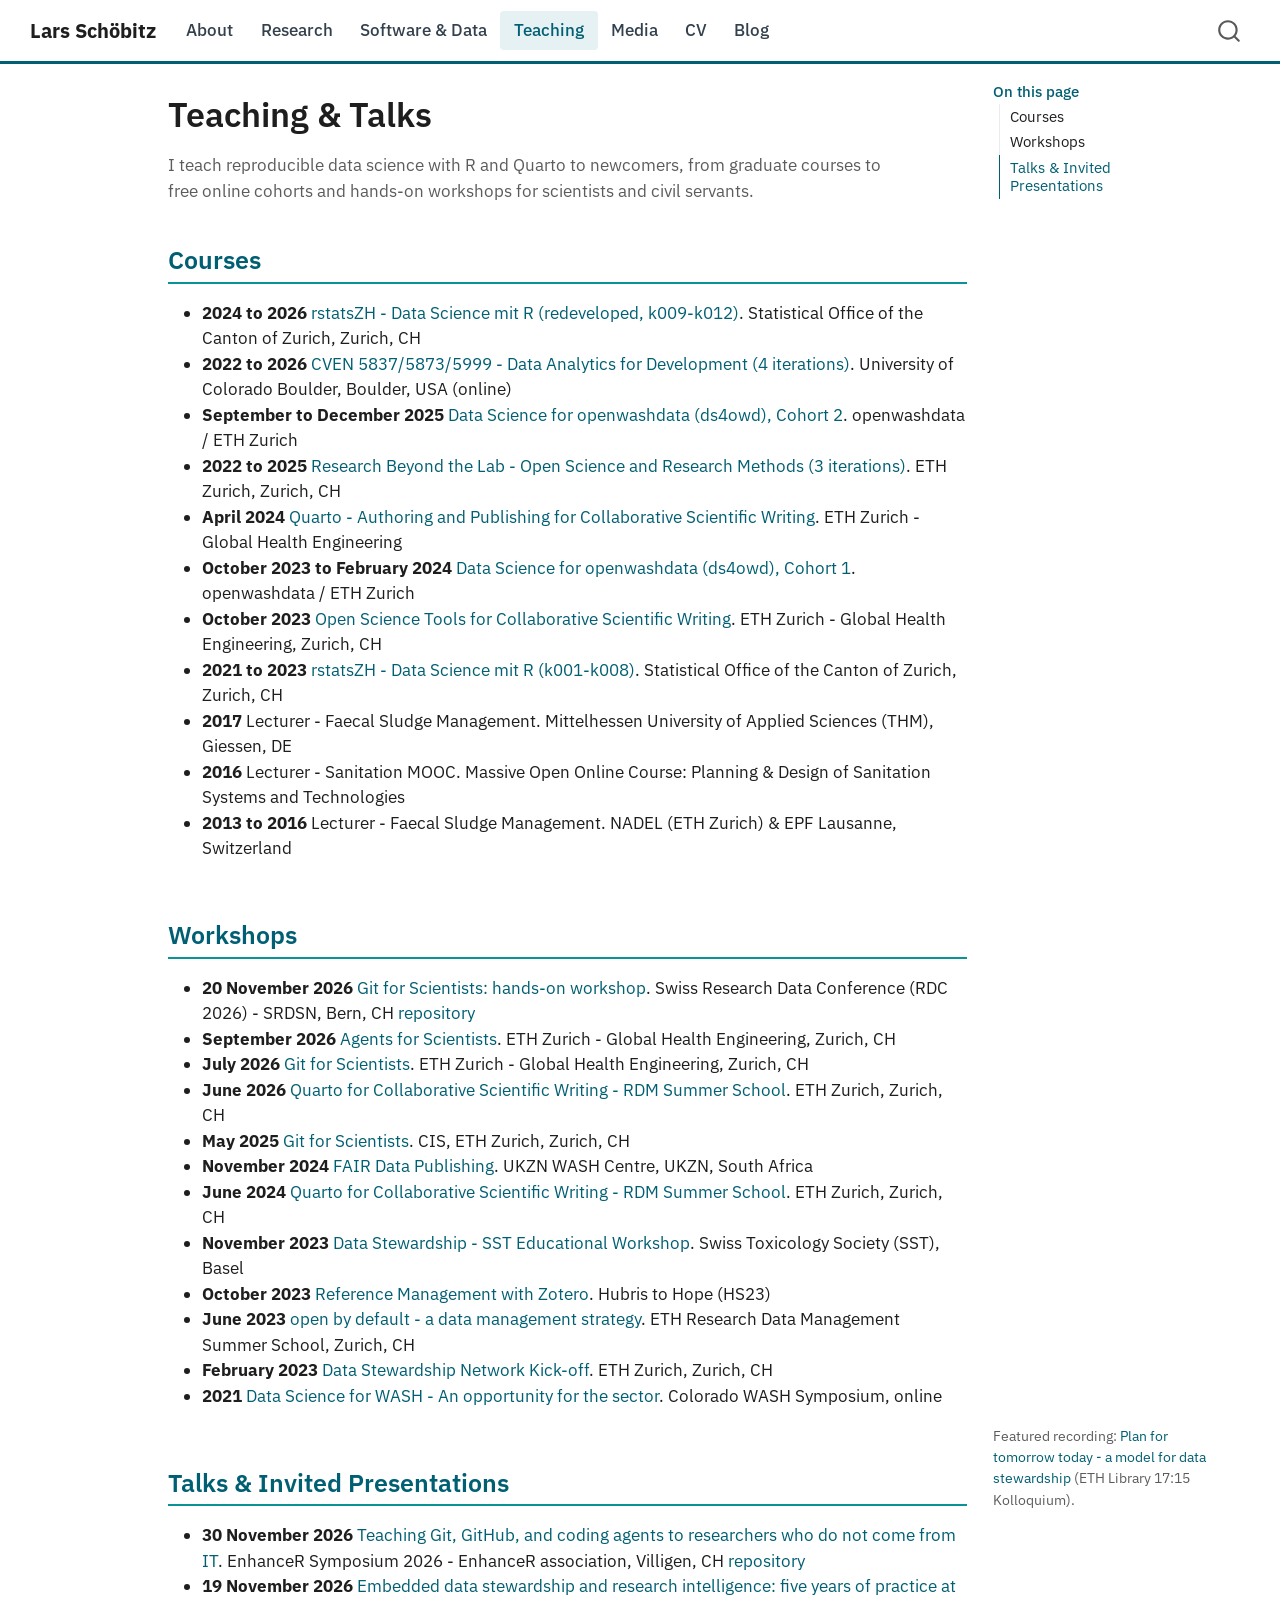
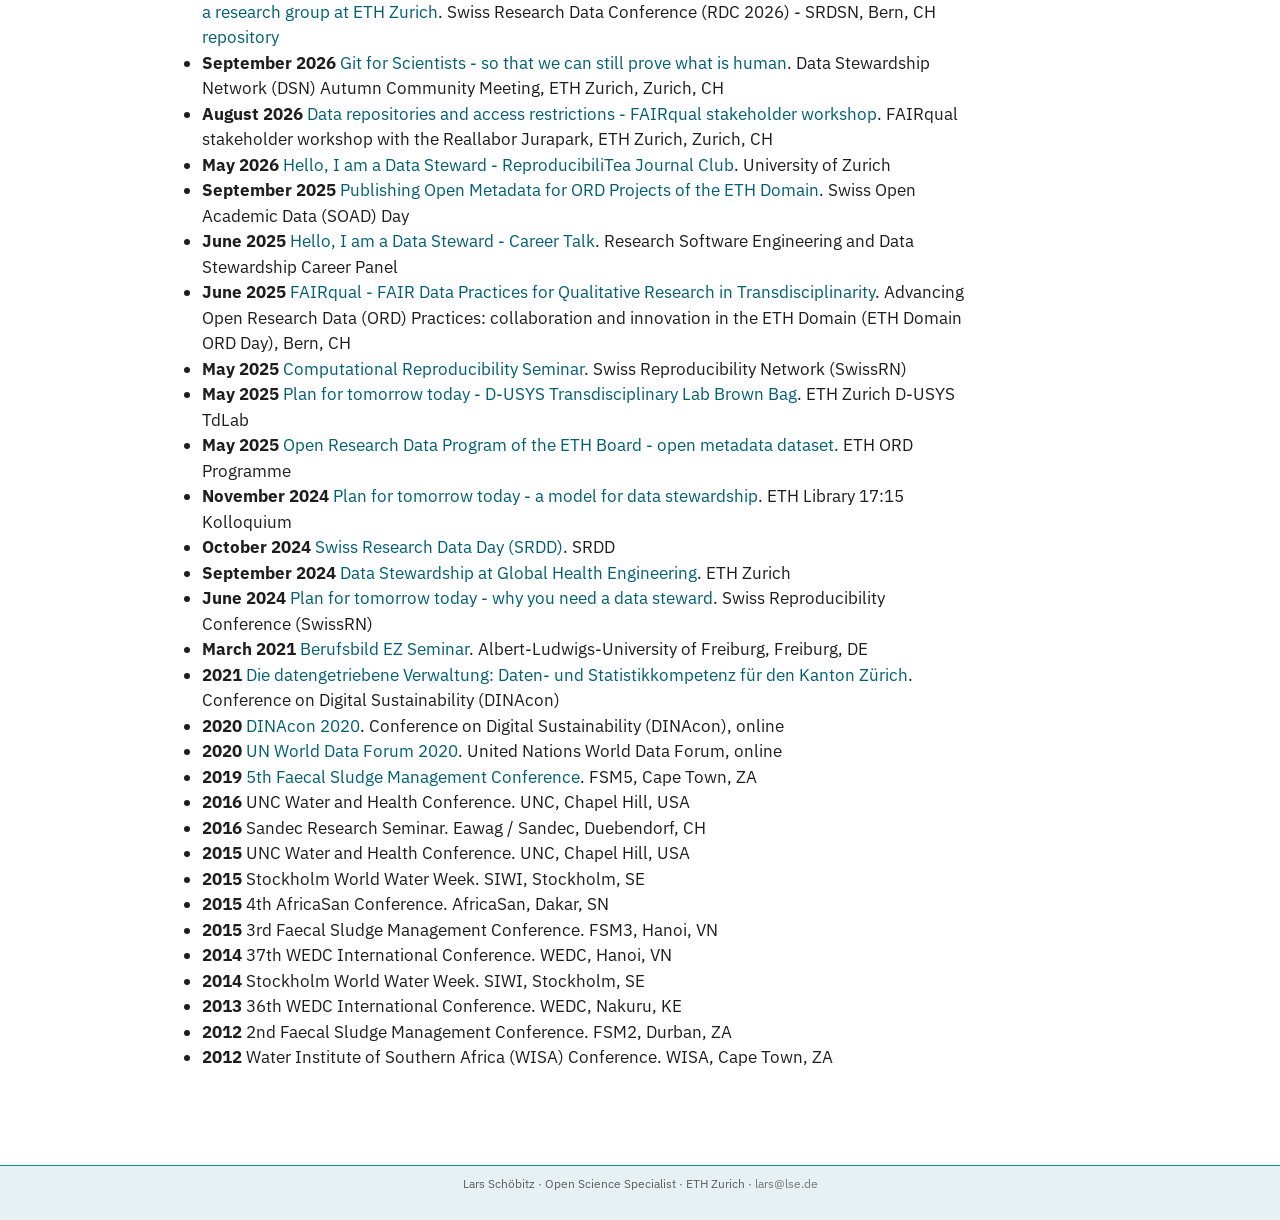
<file: docs/teaching.html>
<!DOCTYPE html>
<html xmlns="http://www.w3.org/1999/xhtml" lang="en" xml:lang="en"><head>

<meta charset="utf-8">
<meta name="generator" content="quarto-1.10.18">

<meta name="viewport" content="width=device-width, initial-scale=1.0, user-scalable=yes">


<title>Teaching &amp; Talks – Lars Schöbitz</title>
<style>
/* Default styles provided by pandoc.
** See https://pandoc.org/MANUAL.html#variables-for-html for config info.
*/
span.smallcaps{font-variant: small-caps;}
div.columns{display: flex; gap: 1.5em;}
div.column{flex: auto;}
@media screen {
div.columns{gap: min(4vw, 1.5em);}
div.column{overflow-x: auto;}
}
div.hanging-indent{margin-left: 1.5em; text-indent: -1.5em;}
ul.task-list{list-style: none;}
ul.task-list li input[type="checkbox"] {
  width: 0.8em;
  margin: 0 0.8em 0.2em -1em; /* quarto-specific, see https://github.com/quarto-dev/quarto-cli/issues/4556 */ 
  vertical-align: middle;
}
</style>


<script src="site_libs/quarto-nav/quarto-nav.js"></script>
<script src="site_libs/quarto-nav/headroom.min.js"></script>
<script src="site_libs/clipboard/clipboard.min.js"></script>
<script src="site_libs/quarto-search/autocomplete.umd.js"></script>
<script src="site_libs/quarto-search/fuse.min.js"></script>
<script src="site_libs/quarto-search/quarto-search.js"></script>
<meta name="quarto:offset" content="./">
<link href="./assets/profile-lars-schoebitz.jpg" rel="icon" type="image/jpeg">
<script src="site_libs/quarto-html/quarto.js" type="module"></script>
<script src="site_libs/quarto-html/tabsets/tabsets.js" type="module"></script>
<script src="site_libs/quarto-html/popper.min.js"></script>
<script src="site_libs/quarto-html/tippy.umd.min.js"></script>
<script src="site_libs/quarto-html/anchor.min.js"></script>
<link href="site_libs/quarto-html/tippy.css" rel="stylesheet">
<link href="site_libs/quarto-html/quarto-syntax-highlighting-0f05cba98e93abd5bfacabf37e46c573.css" rel="stylesheet" class="quarto-color-scheme" id="quarto-text-highlighting-styles">
<link href="site_libs/quarto-html/quarto-syntax-highlighting-dark-36489fe9f95e83378e31b3375ef0b6a4.css" rel="stylesheet" class="quarto-color-scheme quarto-color-alternate" id="quarto-text-highlighting-styles">
<link href="site_libs/quarto-html/quarto-syntax-highlighting-0f05cba98e93abd5bfacabf37e46c573.css" rel="stylesheet" class="quarto-color-scheme-extra" id="quarto-text-highlighting-styles">
<script src="site_libs/bootstrap/bootstrap.min.js"></script>
<link href="site_libs/bootstrap/bootstrap-icons.css" rel="stylesheet">
<link href="site_libs/bootstrap/bootstrap-bf7b6a0d2951747acea9053a0771e20d.min.css" rel="stylesheet" append-hash="true" class="quarto-color-scheme" id="quarto-bootstrap" data-mode="light">
<link href="site_libs/bootstrap/bootstrap-dark-5d025dab3f1455580d51723e2d151b8a.min.css" rel="stylesheet" append-hash="true" class="quarto-color-scheme quarto-color-alternate" id="quarto-bootstrap" data-mode="light">
<link href="site_libs/bootstrap/bootstrap-bf7b6a0d2951747acea9053a0771e20d.min.css" rel="stylesheet" append-hash="true" class="quarto-color-scheme-extra" id="quarto-bootstrap" data-mode="light">
<script id="quarto-search-options" type="application/json">{
  "location": "navbar",
  "copy-button": false,
  "collapse-after": 3,
  "panel-placement": "end",
  "type": "overlay",
  "limit": 50,
  "keyboard-shortcut": [
    "f",
    "/",
    "s"
  ],
  "show-item-context": false,
  "language": {
    "search-no-results-text": "No results",
    "search-matching-documents-text": "matching documents",
    "search-copy-link-title": "Copy link to search",
    "search-hide-matches-text": "Hide additional matches",
    "search-more-match-text": "more match in this document",
    "search-more-matches-text": "more matches in this document",
    "search-clear-button-title": "Clear",
    "search-text-placeholder": "",
    "search-detached-cancel-button-title": "Cancel",
    "search-submit-button-title": "Submit",
    "search-label": "Search"
  }
}</script>
<link rel="stylesheet" href="https://cdnjs.cloudflare.com/ajax/libs/font-awesome/6.5.1/css/all.min.css">
<script async="" defer="" data-domain="lse.de" src="https://plausible.io/js/plausible.js"></script>


<link rel="stylesheet" href="assets/styles.css">
</head>

<body class="nav-fixed quarto-light">

<div id="quarto-search-results"></div>
  <header id="quarto-header" class="headroom fixed-top">
    <nav class="navbar navbar-expand-lg " data-bs-theme="dark">
      <div class="navbar-container container-fluid">
      <div class="navbar-brand-container mx-auto">
    <a class="navbar-brand" href="./index.html">
    <span class="navbar-title">Lars Schöbitz</span>
    </a>
  </div>
            <div id="quarto-search" class="" title="Search"></div>
          <button class="navbar-toggler" type="button" data-bs-toggle="collapse" data-bs-target="#navbarCollapse" aria-controls="navbarCollapse" role="menu" aria-expanded="false" aria-label="Toggle navigation" onclick="if (window.quartoToggleHeadroom) { window.quartoToggleHeadroom(); }">
  <span class="navbar-toggler-icon"></span>
</button>
          <div class="collapse navbar-collapse" id="navbarCollapse">
            <ul class="navbar-nav navbar-nav-scroll me-auto">
  <li class="nav-item">
    <a class="nav-link" href="./index.html"> 
<span class="menu-text">About</span></a>
  </li>  
  <li class="nav-item">
    <a class="nav-link" href="./research.html"> 
<span class="menu-text">Research</span></a>
  </li>  
  <li class="nav-item">
    <a class="nav-link" href="./software.html"> 
<span class="menu-text">Software &amp; Data</span></a>
  </li>  
  <li class="nav-item">
    <a class="nav-link active" href="./teaching.html" aria-current="page"> 
<span class="menu-text">Teaching</span></a>
  </li>  
  <li class="nav-item">
    <a class="nav-link" href="./media.html"> 
<span class="menu-text">Media</span></a>
  </li>  
  <li class="nav-item">
    <a class="nav-link" href="./cv.html"> 
<span class="menu-text">CV</span></a>
  </li>  
  <li class="nav-item">
    <a class="nav-link" href="./blog.html"> 
<span class="menu-text">Blog</span></a>
  </li>  
</ul>
          </div> <!-- /navcollapse -->
            <div class="quarto-navbar-tools">
</div>
      </div> <!-- /container-fluid -->
    </nav>
</header>
<!-- content -->
<div id="quarto-content" class="quarto-container page-columns page-rows-contents page-layout-article page-navbar">
<!-- sidebar -->
<!-- margin-sidebar -->
    <div id="quarto-margin-sidebar" class="sidebar margin-sidebar">
        <nav id="TOC" role="doc-toc" class="toc-active">
    <h2 id="toc-title">On this page</h2>
   
  <ul class="collapse">
  <li><a href="#courses" id="toc-courses" class="nav-link active" data-scroll-target="#courses">Courses</a></li>
  <li><a href="#workshops" id="toc-workshops" class="nav-link" data-scroll-target="#workshops">Workshops</a></li>
  <li><a href="#talks-invited-presentations" id="toc-talks-invited-presentations" class="nav-link" data-scroll-target="#talks-invited-presentations">Talks &amp; Invited Presentations</a></li>
  </ul>
</nav>
    </div>
<!-- main -->
<main class="content page-columns page-full" id="quarto-document-content">

<header id="title-block-header" class="quarto-title-block default">
<div class="quarto-title">
<h1 class="title">Teaching &amp; Talks</h1>
</div>



<div class="quarto-title-meta">

    
  
    
  </div>
  


</header>


<div class="section-intro">
<p>I teach reproducible data science with R and Quarto to newcomers, from graduate courses to free online cohorts and hands-on workshops for scientists and civil servants.</p>
</div>
<section id="courses" class="level2">
<h2 class="anchored" data-anchor-id="courses">Courses</h2>
<ul>
<li><strong>2024 to 2026</strong> <a href="https://rstats.zuerich/">rstatsZH - Data Science mit R (redeveloped, k009-k012)</a>. Statistical Office of the Canton of Zurich, Zurich, CH</li>
<li><strong>2022 to 2026</strong> <a href="https://github.com/cven-dev">CVEN 5837/5873/5999 - Data Analytics for Development (4 iterations)</a>. University of Colorado Boulder, Boulder, USA (online)</li>
<li><strong>September to December 2025</strong> <a href="https://github.com/ds4owd-002">Data Science for openwashdata (ds4owd), Cohort 2</a>. openwashdata / ETH Zurich</li>
<li><strong>2022 to 2025</strong> <a href="https://github.com/rbtl-fs25">Research Beyond the Lab - Open Science and Research Methods (3 iterations)</a>. ETH Zurich, Zurich, CH</li>
<li><strong>April 2024</strong> <a href="https://github.com/quarto-ambition">Quarto - Authoring and Publishing for Collaborative Scientific Writing</a>. ETH Zurich - Global Health Engineering</li>
<li><strong>October 2023 to February 2024</strong> <a href="https://ds4owd-001.github.io/website/">Data Science for openwashdata (ds4owd), Cohort 1</a>. openwashdata / ETH Zurich</li>
<li><strong>October 2023</strong> <a href="https://github.com/ost-hs23">Open Science Tools for Collaborative Scientific Writing</a>. ETH Zurich - Global Health Engineering, Zurich, CH</li>
<li><strong>2021 to 2023</strong> <a href="https://rstatszh.github.io/website/">rstatsZH - Data Science mit R (k001-k008)</a>. Statistical Office of the Canton of Zurich, Zurich, CH</li>
<li><strong>2017</strong> Lecturer - Faecal Sludge Management. Mittelhessen University of Applied Sciences (THM), Giessen, DE</li>
<li><strong>2016</strong> Lecturer - Sanitation MOOC. Massive Open Online Course: Planning &amp; Design of Sanitation Systems and Technologies</li>
<li><strong>2013 to 2016</strong> Lecturer - Faecal Sludge Management. NADEL (ETH Zurich) &amp; EPF Lausanne, Switzerland</li>
</ul>
</section>
<section id="workshops" class="level2">
<h2 class="anchored" data-anchor-id="workshops">Workshops</h2>
<ul>
<li><strong>20 November 2026</strong> <a href="https://researchdatasupport.ch/srdsn-conference">Git for Scientists: hands-on workshop</a>. Swiss Research Data Conference (RDC 2026) - SRDSN, Bern, CH <a href="https://github.com/larnsce/rdc-2026">repository</a></li>
<li><strong>September 2026</strong> <a href="https://github.com/agentsforsci-ghe">Agents for Scientists</a>. ETH Zurich - Global Health Engineering, Zurich, CH</li>
<li><strong>July 2026</strong> <a href="https://github.com/gitforsci-ghe">Git for Scientists</a>. ETH Zurich - Global Health Engineering, Zurich, CH</li>
<li><strong>June 2026</strong> <a href="https://github.com/quarto-rdmss-26">Quarto for Collaborative Scientific Writing - RDM Summer School</a>. ETH Zurich, Zurich, CH</li>
<li><strong>May 2025</strong> <a href="https://github.com/gitforsci-cis">Git for Scientists</a>. CIS, ETH Zurich, Zurich, CH</li>
<li><strong>November 2024</strong> <a href="https://github.com/fairdatapub-washcentre">FAIR Data Publishing</a>. UKZN WASH Centre, UKZN, South Africa</li>
<li><strong>June 2024</strong> <a href="https://github.com/quarto-rdmss-24">Quarto for Collaborative Scientific Writing - RDM Summer School</a>. ETH Zurich, Zurich, CH</li>
<li><strong>November 2023</strong> <a href="https://ghe-open.ch/slides/d04-sst-workshop-basel">Data Stewardship - SST Educational Workshop</a>. Swiss Toxicology Society (SST), Basel</li>
<li><strong>October 2023</strong> <a href="https://ghe-open.ch/slides/d03-hubris-to-hope-reference-management.html">Reference Management with Zotero</a>. Hubris to Hope (HS23)</li>
<li><strong>June 2023</strong> <a href="https://ghe-open.ch/slides/d02-eth-rdm-summer-2023">open by default - a data management strategy</a>. ETH Research Data Management Summer School, Zurich, CH</li>
<li><strong>February 2023</strong> <a href="https://ghe-open.ch/slides/d01-eth-dsn-meeting">Data Stewardship Network Kick-off</a>. ETH Zurich, Zurich, CH</li>
<li><strong>2021</strong> <a href="https://larnsce.github.io/co-wash-symposium-2021/">Data Science for WASH - An opportunity for the sector</a>. Colorado WASH Symposium, online</li>
</ul>
</section>
<section id="talks-invited-presentations" class="level2 page-columns page-full">
<h2 class="anchored" data-anchor-id="talks-invited-presentations">Talks &amp; Invited Presentations</h2>

<div class="no-row-height column-margin column-container"><div class="margin-aside">
<p>Featured recording: <a href="https://www.youtube.com/watch?v=zpVo_-Ne91c">Plan for tomorrow today - a model for data stewardship</a> (ETH Library 17:15 Kolloquium).</p>
</div></div><ul>
<li><strong>30 November 2026</strong> <a href="https://symposium.enhancer.ch/">Teaching Git, GitHub, and coding agents to researchers who do not come from IT</a>. EnhanceR Symposium 2026 - EnhanceR association, Villigen, CH <a href="https://github.com/Global-Health-Engineering/talk-enhancer">repository</a></li>
<li><strong>19 November 2026</strong> <a href="https://researchdatasupport.ch/srdsn-conference">Embedded data stewardship and research intelligence: five years of practice at a research group at ETH Zurich</a>. Swiss Research Data Conference (RDC 2026) - SRDSN, Bern, CH <a href="https://github.com/larnsce/rdc-2026">repository</a></li>
<li><strong>September 2026</strong> <a href="https://ghe-open.ch/slides/dsn-agentsforsci">Git for Scientists - so that we can still prove what is human</a>. Data Stewardship Network (DSN) Autumn Community Meeting, ETH Zurich, Zurich, CH</li>
<li><strong>August 2026</strong> <a href="https://fairqual.github.io/website/gallery/slides/#jurapark-2026">Data repositories and access restrictions - FAIRqual stakeholder workshop</a>. FAIRqual stakeholder workshop with the Reallabor Jurapark, ETH Zurich, Zurich, CH</li>
<li><strong>May 2026</strong> <a href="https://ghe-open.ch/slides/reproducibilitea">Hello, I am a Data Steward - ReproducibiliTea Journal Club</a>. University of Zurich</li>
<li><strong>September 2025</strong> <a href="https://ghe-open.ch/slides/soad">Publishing Open Metadata for ORD Projects of the ETH Domain</a>. Swiss Open Academic Data (SOAD) Day</li>
<li><strong>June 2025</strong> <a href="https://ghe-open.ch/slides/career-panel">Hello, I am a Data Steward - Career Talk</a>. Research Software Engineering and Data Stewardship Career Panel</li>
<li><strong>June 2025</strong> <a href="https://fairqual.github.io/website/gallery/slides/#ord-day-2025">FAIRqual - FAIR Data Practices for Qualitative Research in Transdisciplinarity</a>. Advancing Open Research Data (ORD) Practices: collaboration and innovation in the ETH Domain (ETH Domain ORD Day), Bern, CH</li>
<li><strong>May 2025</strong> <a href="https://ghe-open.ch/slides/swissrn-reproducibility">Computational Reproducibility Seminar</a>. Swiss Reproducibility Network (SwissRN)</li>
<li><strong>May 2025</strong> <a href="https://github.com/Global-Health-Engineering/website/tree/main/slides">Plan for tomorrow today - D-USYS Transdisciplinary Lab Brown Bag</a>. ETH Zurich D-USYS TdLab</li>
<li><strong>May 2025</strong> <a href="https://ghe-open.ch/slides/eth-ord-data">Open Research Data Program of the ETH Board - open metadata dataset</a>. ETH ORD Programme</li>
<li><strong>November 2024</strong> <a href="https://ghe-open.ch/slides/eth-kolloquium">Plan for tomorrow today - a model for data stewardship</a>. ETH Library 17:15 Kolloquium</li>
<li><strong>October 2024</strong> <a href="https://ghe-open.ch/slides/srdd2024">Swiss Research Data Day (SRDD)</a>. SRDD</li>
<li><strong>September 2024</strong> <a href="https://ghe-open.ch/slides/data-steward-lschoebitz">Data Stewardship at Global Health Engineering</a>. ETH Zurich</li>
<li><strong>June 2024</strong> <a href="https://ghe-open.ch/slides/swissrn">Plan for tomorrow today - why you need a data steward</a>. Swiss Reproducibility Conference (SwissRN)</li>
<li><strong>March 2021</strong> <a href="https://github.com/larnsce/uni-freiburg-berufsbild-ez">Berufsbild EZ Seminar</a>. Albert-Ludwigs-University of Freiburg, Freiburg, DE</li>
<li><strong>2021</strong> <a href="https://github.com/larnsce/DINAcon2021">Die datengetriebene Verwaltung: Daten- und Statistikkompetenz für den Kanton Zürich</a>. Conference on Digital Sustainability (DINAcon)</li>
<li><strong>2020</strong> <a href="https://github.com/larnsce/DINAcon2020">DINAcon 2020</a>. Conference on Digital Sustainability (DINAcon), online</li>
<li><strong>2020</strong> <a href="https://github.com/larnsce/UNWDF-session">UN World Data Forum 2020</a>. United Nations World Data Forum, online</li>
<li><strong>2019</strong> <a href="https://github.com/larnsce/FSM5">5th Faecal Sludge Management Conference</a>. FSM5, Cape Town, ZA</li>
<li><strong>2016</strong> UNC Water and Health Conference. UNC, Chapel Hill, USA</li>
<li><strong>2016</strong> Sandec Research Seminar. Eawag / Sandec, Duebendorf, CH</li>
<li><strong>2015</strong> UNC Water and Health Conference. UNC, Chapel Hill, USA</li>
<li><strong>2015</strong> Stockholm World Water Week. SIWI, Stockholm, SE</li>
<li><strong>2015</strong> 4th AfricaSan Conference. AfricaSan, Dakar, SN</li>
<li><strong>2015</strong> 3rd Faecal Sludge Management Conference. FSM3, Hanoi, VN</li>
<li><strong>2014</strong> 37th WEDC International Conference. WEDC, Hanoi, VN</li>
<li><strong>2014</strong> Stockholm World Water Week. SIWI, Stockholm, SE</li>
<li><strong>2013</strong> 36th WEDC International Conference. WEDC, Nakuru, KE</li>
<li><strong>2012</strong> 2nd Faecal Sludge Management Conference. FSM2, Durban, ZA</li>
<li><strong>2012</strong> Water Institute of Southern Africa (WISA) Conference. WISA, Cape Town, ZA</li>
</ul>


</section>

</main> <!-- /main -->
<script id="quarto-html-after-body" type="application/javascript">
  window.document.addEventListener("DOMContentLoaded", function (event) {
    const icon = "";
    const anchorJS = new window.AnchorJS();
    anchorJS.options = {
      placement: 'right',
      icon: icon
    };
    anchorJS.add('.anchored');
    const isCodeAnnotation = (el) => {
      for (const clz of el.classList) {
        if (clz.startsWith('code-annotation-')) {                     
          return true;
        }
      }
      return false;
    }
    const onCopySuccess = function(e) {
      // button target
      const button = e.trigger;
      // don't keep focus
      button.blur();
      // flash "checked"
      button.classList.add('code-copy-button-checked');
      var currentTitle = button.getAttribute("title");
      button.setAttribute("title", "Copied!");
      let tooltip;
      if (window.bootstrap) {
        button.setAttribute("data-bs-toggle", "tooltip");
        button.setAttribute("data-bs-placement", "left");
        button.setAttribute("data-bs-title", "Copied!");
        tooltip = new bootstrap.Tooltip(button, 
          { trigger: "manual", 
            customClass: "code-copy-button-tooltip",
            offset: [0, -8]});
        tooltip.show();    
      }
      setTimeout(function() {
        if (tooltip) {
          tooltip.hide();
          button.removeAttribute("data-bs-title");
          button.removeAttribute("data-bs-toggle");
          button.removeAttribute("data-bs-placement");
        }
        button.setAttribute("title", currentTitle);
        button.classList.remove('code-copy-button-checked');
      }, 1000);
      // clear code selection
      e.clearSelection();
    }
    const getTextToCopy = function(trigger) {
      const outerScaffold = trigger.parentElement.cloneNode(true);
      const codeEl = outerScaffold.querySelector('code');
      for (const childEl of codeEl.children) {
        if (isCodeAnnotation(childEl)) {
          childEl.remove();
        }
      }
      return codeEl.innerText;
    }
    const clipboard = new window.ClipboardJS('.code-copy-button:not([data-in-quarto-modal])', {
      text: getTextToCopy
    });
    clipboard.on('success', onCopySuccess);
    if (window.document.getElementById('quarto-embedded-source-code-modal')) {
      const clipboardModal = new window.ClipboardJS('.code-copy-button[data-in-quarto-modal]', {
        text: getTextToCopy,
        container: window.document.getElementById('quarto-embedded-source-code-modal')
      });
      clipboardModal.on('success', onCopySuccess);
    }
      var localhostRegex = new RegExp(/^(?:http|https):\/\/localhost\:?[0-9]*\//);
      var mailtoRegex = new RegExp(/^mailto:/);
        var filterRegex = new RegExp("https:\/\/www\.lse\.de");
      var isInternal = (href) => {
          return filterRegex.test(href) || localhostRegex.test(href) || mailtoRegex.test(href);
      }
      // Inspect non-navigation links and adorn them if external
     var links = window.document.querySelectorAll('a[href]:not(.nav-link):not(.navbar-brand):not(.toc-action):not(.sidebar-link):not(.sidebar-item-toggle):not(.pagination-link):not(.no-external):not([aria-hidden]):not(.dropdown-item):not(.quarto-navigation-tool):not(.about-link)');
      for (var i=0; i<links.length; i++) {
        const link = links[i];
        if (!isInternal(link.href)) {
          // undo the damage that might have been done by quarto-nav.js in the case of
          // links that we want to consider external
          if (link.dataset.originalHref !== undefined) {
            link.href = link.dataset.originalHref;
          }
            // target, if specified
            link.setAttribute("target", "_blank");
            if (link.getAttribute("rel") === null) {
              link.setAttribute("rel", "noopener");
            }
        }
      }
    function tippyHover(el, contentFn, onTriggerFn, onUntriggerFn) {
      const config = {
        allowHTML: true,
        maxWidth: 500,
        delay: 100,
        arrow: false,
        appendTo: function(el) {
            return el.parentElement;
        },
        interactive: true,
        interactiveBorder: 10,
        theme: 'quarto',
        placement: 'bottom-start',
      };
      if (contentFn) {
        config.content = contentFn;
      }
      if (onTriggerFn) {
        config.onTrigger = onTriggerFn;
      }
      if (onUntriggerFn) {
        config.onUntrigger = onUntriggerFn;
      }
      window.tippy(el, config); 
    }
    const noterefs = window.document.querySelectorAll('a[role="doc-noteref"]');
    for (var i=0; i<noterefs.length; i++) {
      const ref = noterefs[i];
      tippyHover(ref, function() {
        // use id or data attribute instead here
        let href = ref.getAttribute('data-footnote-href') || ref.getAttribute('href');
        try { href = new URL(href).hash; } catch {}
        const id = href.replace(/^#\/?/, "");
        const note = window.document.getElementById(id);
        if (note) {
          return note.innerHTML;
        } else {
          return "";
        }
      });
    }
    const xrefs = window.document.querySelectorAll('a.quarto-xref');
    const processXRef = (id, note) => {
      // Strip column container classes
      const stripColumnClz = (el) => {
        el.classList.remove("page-full", "page-columns");
        if (el.children) {
          for (const child of el.children) {
            stripColumnClz(child);
          }
        }
      }
      stripColumnClz(note)
      if (id === null || id.startsWith('sec-')) {
        // Special case sections, only their first couple elements
        const container = document.createElement("div");
        if (note.children && note.children.length > 2) {
          container.appendChild(note.children[0].cloneNode(true));
          for (let i = 1; i < note.children.length; i++) {
            const child = note.children[i];
            if (child.tagName === "P" && child.innerText === "") {
              continue;
            } else {
              container.appendChild(child.cloneNode(true));
              break;
            }
          }
          if (window.Quarto?.typesetMath) {
            window.Quarto.typesetMath(container);
          }
          return container.innerHTML
        } else {
          if (window.Quarto?.typesetMath) {
            window.Quarto.typesetMath(note);
          }
          return note.innerHTML;
        }
      } else {
        // Remove any anchor links if they are present
        const anchorLink = note.querySelector('a.anchorjs-link');
        if (anchorLink) {
          anchorLink.remove();
        }
        if (window.Quarto?.typesetMath) {
          window.Quarto.typesetMath(note);
        }
        if (note.classList.contains("callout")) {
          return note.outerHTML;
        } else {
          return note.innerHTML;
        }
      }
    }
    for (var i=0; i<xrefs.length; i++) {
      const xref = xrefs[i];
      tippyHover(xref, undefined, function(instance) {
        instance.disable();
        let url = xref.getAttribute('href');
        let hash = undefined; 
        if (url.startsWith('#')) {
          hash = url;
        } else {
          try { hash = new URL(url).hash; } catch {}
        }
        if (hash) {
          const id = hash.replace(/^#\/?/, "");
          const note = window.document.getElementById(id);
          if (note !== null) {
            try {
              const html = processXRef(id, note.cloneNode(true));
              instance.setContent(html);
            } finally {
              instance.enable();
              instance.show();
            }
          } else {
            // See if we can fetch this
            fetch(url.split('#')[0])
            .then(res => res.text())
            .then(html => {
              const parser = new DOMParser();
              const htmlDoc = parser.parseFromString(html, "text/html");
              const note = htmlDoc.getElementById(id);
              if (note !== null) {
                const html = processXRef(id, note);
                instance.setContent(html);
              } 
            }).finally(() => {
              instance.enable();
              instance.show();
            });
          }
        } else {
          // See if we can fetch a full url (with no hash to target)
          // This is a special case and we should probably do some content thinning / targeting
          fetch(url)
          .then(res => res.text())
          .then(html => {
            const parser = new DOMParser();
            const htmlDoc = parser.parseFromString(html, "text/html");
            const note = htmlDoc.querySelector('main.content');
            if (note !== null) {
              // This should only happen for chapter cross references
              // (since there is no id in the URL)
              // remove the first header
              if (note.children.length > 0 && note.children[0].tagName === "HEADER") {
                note.children[0].remove();
              }
              const html = processXRef(null, note);
              instance.setContent(html);
            } 
          }).finally(() => {
            instance.enable();
            instance.show();
          });
        }
      }, function(instance) {
      });
    }
        let selectedAnnoteEl;
        const selectorForAnnotation = ( cell, annotation) => {
          let cellAttr = 'data-code-cell="' + cell + '"';
          let lineAttr = 'data-code-annotation="' +  annotation + '"';
          const selector = 'span[' + cellAttr + '][' + lineAttr + ']';
          return selector;
        }
        const selectCodeLines = (annoteEl) => {
          const doc = window.document;
          const targetCell = annoteEl.getAttribute("data-target-cell");
          const targetAnnotation = annoteEl.getAttribute("data-target-annotation");
          const annoteSpan = window.document.querySelector(selectorForAnnotation(targetCell, targetAnnotation));
          const lines = annoteSpan.getAttribute("data-code-lines").split(",");
          const lineIds = lines.map((line) => {
            return targetCell + "-" + line;
          })
          let top = null;
          let height = null;
          let parent = null;
          if (lineIds.length > 0) {
              //compute the position of the single el (top and bottom and make a div)
              const el = window.document.getElementById(lineIds[0]);
              top = el.offsetTop;
              height = el.offsetHeight;
              parent = el.parentElement.parentElement;
            if (lineIds.length > 1) {
              const lastEl = window.document.getElementById(lineIds[lineIds.length - 1]);
              const bottom = lastEl.offsetTop + lastEl.offsetHeight;
              height = bottom - top;
            }
            if (top !== null && height !== null && parent !== null) {
              // cook up a div (if necessary) and position it 
              let div = window.document.getElementById("code-annotation-line-highlight");
              if (div === null) {
                div = window.document.createElement("div");
                div.setAttribute("id", "code-annotation-line-highlight");
                div.style.position = 'absolute';
                parent.appendChild(div);
              }
              div.style.top = top - 2 + "px";
              div.style.height = height + 4 + "px";
              div.style.left = 0;
              let gutterDiv = window.document.getElementById("code-annotation-line-highlight-gutter");
              if (gutterDiv === null) {
                gutterDiv = window.document.createElement("div");
                gutterDiv.setAttribute("id", "code-annotation-line-highlight-gutter");
                gutterDiv.style.position = 'absolute';
                const codeCell = window.document.getElementById(targetCell);
                const gutter = codeCell.querySelector('.code-annotation-gutter');
                gutter.appendChild(gutterDiv);
              }
              gutterDiv.style.top = top - 2 + "px";
              gutterDiv.style.height = height + 4 + "px";
            }
            selectedAnnoteEl = annoteEl;
          }
        };
        const unselectCodeLines = () => {
          const elementsIds = ["code-annotation-line-highlight", "code-annotation-line-highlight-gutter"];
          elementsIds.forEach((elId) => {
            const div = window.document.getElementById(elId);
            if (div) {
              div.remove();
            }
          });
          selectedAnnoteEl = undefined;
        };
          // Handle positioning of the toggle
      window.addEventListener(
        "resize",
        throttle(() => {
          elRect = undefined;
          if (selectedAnnoteEl) {
            selectCodeLines(selectedAnnoteEl);
          }
        }, 10)
      );
      function throttle(fn, ms) {
      let throttle = false;
      let timer;
        return (...args) => {
          if(!throttle) { // first call gets through
              fn.apply(this, args);
              throttle = true;
          } else { // all the others get throttled
              if(timer) clearTimeout(timer); // cancel #2
              timer = setTimeout(() => {
                fn.apply(this, args);
                timer = throttle = false;
              }, ms);
          }
        };
      }
        // Attach click handler to the DT
        const annoteDls = window.document.querySelectorAll('dt[data-target-cell]');
        for (const annoteDlNode of annoteDls) {
          annoteDlNode.addEventListener('click', (event) => {
            const clickedEl = event.target;
            if (clickedEl !== selectedAnnoteEl) {
              unselectCodeLines();
              const activeEl = window.document.querySelector('dt[data-target-cell].code-annotation-active');
              if (activeEl) {
                activeEl.classList.remove('code-annotation-active');
              }
              selectCodeLines(clickedEl);
              clickedEl.classList.add('code-annotation-active');
            } else {
              // Unselect the line
              unselectCodeLines();
              clickedEl.classList.remove('code-annotation-active');
            }
          });
        }
    const findCites = (el) => {
      const parentEl = el.parentElement;
      if (parentEl) {
        const cites = parentEl.dataset.cites;
        if (cites) {
          return {
            el,
            cites: cites.split(' ')
          };
        } else {
          return findCites(el.parentElement)
        }
      } else {
        return undefined;
      }
    };
    var bibliorefs = window.document.querySelectorAll('a[role="doc-biblioref"]');
    for (var i=0; i<bibliorefs.length; i++) {
      const ref = bibliorefs[i];
      const citeInfo = findCites(ref);
      if (citeInfo) {
        tippyHover(citeInfo.el, function() {
          var popup = window.document.createElement('div');
          citeInfo.cites.forEach(function(cite) {
            var citeDiv = window.document.createElement('div');
            citeDiv.classList.add('hanging-indent');
            citeDiv.classList.add('csl-entry');
            var biblioDiv = window.document.getElementById('ref-' + cite);
            if (biblioDiv) {
              citeDiv.innerHTML = biblioDiv.innerHTML;
            }
            popup.appendChild(citeDiv);
          });
          return popup.innerHTML;
        });
      }
    }
  });
  </script>
</div> <!-- /content -->
<footer class="footer">
  <div class="nav-footer">
    <div class="nav-footer-left">
      &nbsp;
    </div>   
    <div class="nav-footer-center">
<p>Lars Schöbitz · Open Science Specialist · ETH Zurich · <a href="mailto:lars@lse.de">lars@lse.de</a></p>
</div>
    <div class="nav-footer-right">
      &nbsp;
    </div>
  </div>
</footer>




</body></html>
</file>
<file: docs/site_libs/quarto-html/tippy.css>
.tippy-box[data-animation=fade][data-state=hidden]{opacity:0}[data-tippy-root]{max-width:calc(100vw - 10px)}.tippy-box{position:relative;background-color:#333;color:#fff;border-radius:4px;font-size:14px;line-height:1.4;white-space:normal;outline:0;transition-property:transform,visibility,opacity}.tippy-box[data-placement^=top]>.tippy-arrow{bottom:0}.tippy-box[data-placement^=top]>.tippy-arrow:before{bottom:-7px;left:0;border-width:8px 8px 0;border-top-color:initial;transform-origin:center top}.tippy-box[data-placement^=bottom]>.tippy-arrow{top:0}.tippy-box[data-placement^=bottom]>.tippy-arrow:before{top:-7px;left:0;border-width:0 8px 8px;border-bottom-color:initial;transform-origin:center bottom}.tippy-box[data-placement^=left]>.tippy-arrow{right:0}.tippy-box[data-placement^=left]>.tippy-arrow:before{border-width:8px 0 8px 8px;border-left-color:initial;right:-7px;transform-origin:center left}.tippy-box[data-placement^=right]>.tippy-arrow{left:0}.tippy-box[data-placement^=right]>.tippy-arrow:before{left:-7px;border-width:8px 8px 8px 0;border-right-color:initial;transform-origin:center right}.tippy-box[data-inertia][data-state=visible]{transition-timing-function:cubic-bezier(.54,1.5,.38,1.11)}.tippy-arrow{width:16px;height:16px;color:#333}.tippy-arrow:before{content:"";position:absolute;border-color:transparent;border-style:solid}.tippy-content{position:relative;padding:5px 9px;z-index:1}
</file>
<file: docs/site_libs/quarto-html/quarto-syntax-highlighting-0f05cba98e93abd5bfacabf37e46c573.css>
/* quarto syntax highlight colors */
:root {
  --quarto-hl-ot-color: #003B4F;
  --quarto-hl-at-color: #657422;
  --quarto-hl-ss-color: #20794D;
  --quarto-hl-an-color: #5E5E5E;
  --quarto-hl-fu-color: #4758AB;
  --quarto-hl-st-color: #20794D;
  --quarto-hl-cf-color: #003B4F;
  --quarto-hl-op-color: #5E5E5E;
  --quarto-hl-er-color: #AD0000;
  --quarto-hl-bn-color: #AD0000;
  --quarto-hl-al-color: #AD0000;
  --quarto-hl-va-color: #111111;
  --quarto-hl-bu-color: inherit;
  --quarto-hl-ex-color: inherit;
  --quarto-hl-pp-color: #AD0000;
  --quarto-hl-in-color: #5E5E5E;
  --quarto-hl-vs-color: #20794D;
  --quarto-hl-wa-color: #5E5E5E;
  --quarto-hl-do-color: #5E5E5E;
  --quarto-hl-im-color: #00769E;
  --quarto-hl-ch-color: #20794D;
  --quarto-hl-dt-color: #AD0000;
  --quarto-hl-fl-color: #AD0000;
  --quarto-hl-co-color: #5E5E5E;
  --quarto-hl-cv-color: #5E5E5E;
  --quarto-hl-cn-color: #8f5902;
  --quarto-hl-sc-color: #5E5E5E;
  --quarto-hl-dv-color: #AD0000;
  --quarto-hl-kw-color: #003B4F;
}

/* other quarto variables */
:root {
  --quarto-font-monospace: IBM Plex Mono;
}

/* syntax highlight based on Pandoc's rules */
pre > code.sourceCode > span {
  color: #003B4F;
}

code.sourceCode > span {
  color: #003B4F;
}

div.sourceCode,
div.sourceCode pre.sourceCode {
  color: #003B4F;
}

/* Normal */
code span {
  color: #003B4F;
}

/* Alert */
code span.al {
  color: #AD0000;
  font-style: inherit;
}

/* Annotation */
code span.an {
  color: #5E5E5E;
  font-style: inherit;
}

/* Attribute */
code span.at {
  color: #657422;
  font-style: inherit;
}

/* BaseN */
code span.bn {
  color: #AD0000;
  font-style: inherit;
}

/* BuiltIn */
code span.bu {
  font-style: inherit;
}

/* ControlFlow */
code span.cf {
  color: #003B4F;
  font-weight: bold;
  font-style: inherit;
}

/* Char */
code span.ch {
  color: #20794D;
  font-style: inherit;
}

/* Constant */
code span.cn {
  color: #8f5902;
  font-style: inherit;
}

/* Comment */
code span.co {
  color: #5E5E5E;
  font-style: inherit;
}

/* CommentVar */
code span.cv {
  color: #5E5E5E;
  font-style: italic;
}

/* Documentation */
code span.do {
  color: #5E5E5E;
  font-style: italic;
}

/* DataType */
code span.dt {
  color: #AD0000;
  font-style: inherit;
}

/* DecVal */
code span.dv {
  color: #AD0000;
  font-style: inherit;
}

/* Error */
code span.er {
  color: #AD0000;
  font-style: inherit;
}

/* Extension */
code span.ex {
  font-style: inherit;
}

/* Float */
code span.fl {
  color: #AD0000;
  font-style: inherit;
}

/* Function */
code span.fu {
  color: #4758AB;
  font-style: inherit;
}

/* Import */
code span.im {
  color: #00769E;
  font-style: inherit;
}

/* Information */
code span.in {
  color: #5E5E5E;
  font-style: inherit;
}

/* Keyword */
code span.kw {
  color: #003B4F;
  font-weight: bold;
  font-style: inherit;
}

/* Operator */
code span.op {
  color: #5E5E5E;
  font-style: inherit;
}

/* Other */
code span.ot {
  color: #003B4F;
  font-style: inherit;
}

/* Preprocessor */
code span.pp {
  color: #AD0000;
  font-style: inherit;
}

/* SpecialChar */
code span.sc {
  color: #5E5E5E;
  font-style: inherit;
}

/* SpecialString */
code span.ss {
  color: #20794D;
  font-style: inherit;
}

/* String */
code span.st {
  color: #20794D;
  font-style: inherit;
}

/* Variable */
code span.va {
  color: #111111;
  font-style: inherit;
}

/* VerbatimString */
code span.vs {
  color: #20794D;
  font-style: inherit;
}

/* Warning */
code span.wa {
  color: #5E5E5E;
  font-style: italic;
}

.prevent-inlining {
  content: "</";
}

/*# sourceMappingURL=a544cbef91fc699874d09a02bfa1c2f0.css.map */
</file>
<file: docs/site_libs/quarto-html/quarto-syntax-highlighting-dark-36489fe9f95e83378e31b3375ef0b6a4.css>
/* quarto syntax highlight colors */
:root {
  --quarto-hl-al-color: #f07178;
  --quarto-hl-an-color: #d4d0ab;
  --quarto-hl-at-color: #00e0e0;
  --quarto-hl-bn-color: #d4d0ab;
  --quarto-hl-bu-color: #abe338;
  --quarto-hl-ch-color: #abe338;
  --quarto-hl-co-color: #f8f8f2;
  --quarto-hl-cv-color: #ffd700;
  --quarto-hl-cn-color: #ffd700;
  --quarto-hl-cf-color: #ffa07a;
  --quarto-hl-dt-color: #ffa07a;
  --quarto-hl-dv-color: #d4d0ab;
  --quarto-hl-do-color: #f8f8f2;
  --quarto-hl-er-color: #f07178;
  --quarto-hl-ex-color: #00e0e0;
  --quarto-hl-fl-color: #d4d0ab;
  --quarto-hl-fu-color: #ffa07a;
  --quarto-hl-im-color: #abe338;
  --quarto-hl-in-color: #d4d0ab;
  --quarto-hl-kw-color: #ffa07a;
  --quarto-hl-op-color: #ffa07a;
  --quarto-hl-ot-color: #00e0e0;
  --quarto-hl-pp-color: #dcc6e0;
  --quarto-hl-re-color: #00e0e0;
  --quarto-hl-sc-color: #abe338;
  --quarto-hl-ss-color: #abe338;
  --quarto-hl-st-color: #abe338;
  --quarto-hl-va-color: #00e0e0;
  --quarto-hl-vs-color: #abe338;
  --quarto-hl-wa-color: #dcc6e0;
}

/* other quarto variables */
:root {
  --quarto-font-monospace: IBM Plex Mono;
}

/* syntax highlight based on Pandoc's rules */
pre > code.sourceCode > span {
  color: #f8f8f2;
}

code.sourceCode > span {
  color: #f8f8f2;
}

div.sourceCode,
div.sourceCode pre.sourceCode {
  color: #f8f8f2;
}

/* Normal */
code span {
  color: #f8f8f2;
}

/* Alert */
code span.al {
  color: #f07178;
}

/* Annotation */
code span.an {
  color: #d4d0ab;
}

/* Attribute */
code span.at {
  color: #00e0e0;
}

/* BaseN */
code span.bn {
  color: #d4d0ab;
}

/* BuiltIn */
code span.bu {
  color: #abe338;
}

/* ControlFlow */
code span.cf {
  font-weight: bold;
  color: #ffa07a;
}

/* Char */
code span.ch {
  color: #abe338;
}

/* Constant */
code span.cn {
  color: #ffd700;
}

/* Comment */
code span.co {
  font-style: italic;
  color: #f8f8f2;
}

/* CommentVar */
code span.cv {
  color: #ffd700;
}

/* Documentation */
code span.do {
  color: #f8f8f2;
}

/* DataType */
code span.dt {
  color: #ffa07a;
}

/* DecVal */
code span.dv {
  color: #d4d0ab;
}

/* Error */
code span.er {
  color: #f07178;
  text-decoration: underline;
}

/* Extension */
code span.ex {
  font-weight: bold;
  color: #00e0e0;
}

/* Float */
code span.fl {
  color: #d4d0ab;
}

/* Function */
code span.fu {
  color: #ffa07a;
}

/* Import */
code span.im {
  color: #abe338;
}

/* Information */
code span.in {
  color: #d4d0ab;
}

/* Keyword */
code span.kw {
  font-weight: bold;
  color: #ffa07a;
}

/* Operator */
code span.op {
  color: #ffa07a;
}

/* Other */
code span.ot {
  color: #00e0e0;
}

/* Preprocessor */
code span.pp {
  color: #dcc6e0;
}

/* RegionMarker */
code span.re {
  background-color: #f8f8f2;
  color: #00e0e0;
}

/* SpecialChar */
code span.sc {
  color: #abe338;
}

/* SpecialString */
code span.ss {
  color: #abe338;
}

/* String */
code span.st {
  color: #abe338;
}

/* Variable */
code span.va {
  color: #00e0e0;
}

/* VerbatimString */
code span.vs {
  color: #abe338;
}

/* Warning */
code span.wa {
  color: #dcc6e0;
}

.prevent-inlining {
  content: "</";
}

/*# sourceMappingURL=82b9289fc98479602fee2d266f36a8ae.css.map */
</file>
<file: docs/assets/styles.css>
/* =========================================
   Lars Schöbitz - Personal Website Styles
   List, table and media patterns for the inner pages. Colours and fonts come
   from the bitz brand: assets/theme.scss maps the brand palette onto the
   custom properties used below (--accent and friends).
   ========================================= */

/* ----- Global ----- */
body {
  line-height: 1.5;
}

a { color: var(--accent); text-decoration: none; }
a:hover { color: var(--accent-hover); text-decoration: underline; }

/* ----- Navbar ----- */
.navbar {
  border-bottom: 3px solid var(--accent);
  background-color: #ffffff !important;
  padding: 0.6rem 1rem;
}
.navbar-brand {
  font-weight: 700;
  font-size: 1.15rem;
  color: var(--text-dark) !important;
}
.navbar .nav-link {
  color: #33404d !important;
  font-weight: 500;
  padding: 0.4rem 0.8rem !important;
  border-radius: 4px;
  transition: background-color 0.15s, color 0.15s;
}
.navbar .nav-link:hover,
.navbar .nav-link.active {
  color: var(--accent) !important;
  background-color: var(--accent-light);
}

/* ----- Headings ----- */
h1 { color: var(--text-dark); }
h2 {
  color: var(--accent);
  border-bottom: 2px solid var(--accent-border);
  padding-bottom: 0.35rem;
  margin-top: 2.5rem;
  margin-bottom: 1rem;
  font-size: 1.45rem;
}
h3 {
  color: var(--text-dark);
  margin-top: 1.8rem;
  font-size: 1.15rem;
}

/* ----- Publication list ----- */
.pub-list { list-style: none; padding-left: 0; }
.pub-list li {
  margin-bottom: 0.85rem;
  padding-left: 2rem;
  text-indent: -2rem;
  line-height: 1.55;
}
.pub-tag {
  display: inline-block;
  font-size: 0.72rem;
  font-weight: 600;
  padding: 1px 6px;
  border-radius: 3px;
  margin-left: 4px;
  vertical-align: middle;
  text-indent: 0;
}
.tag-review { background: #fff3cd; color: #856404; }
.tag-wip    { background: #e2e8f0; color: #475569; }

/* ----- Teaching table ----- */
.teaching-table { width: 100%; border-collapse: collapse; margin-top: 0.5rem; }
.teaching-table th {
  background-color: var(--accent-light);
  color: var(--text-dark);
  font-weight: 600;
  padding: 0.5rem 0.75rem;
  border-bottom: 2px solid var(--accent-border);
  text-align: left;
}
.teaching-table td {
  padding: 0.45rem 0.75rem;
  border-bottom: 1px solid var(--accent-light);
  vertical-align: top;
}
.teaching-table tr:last-child td { border-bottom: none; }

/* ----- Media list ----- */
.media-list { list-style: none; padding-left: 0; }
.media-list li {
  padding: 0.5rem 0;
  border-bottom: 1px solid var(--accent-light);
  line-height: 1.5;
}
.media-list li:last-child { border-bottom: none; }
.media-outlet { font-weight: 600; color: var(--text-dark); }
.media-date { color: var(--text-muted); font-size: 0.88rem; margin-left: 0.4rem; }

/* ----- CV page ----- */
.cv-download-btn {
  display: inline-block;
  background-color: var(--accent);
  color: #fff !important;
  padding: 0.55rem 1.3rem;
  border-radius: 5px;
  font-weight: 600;
  margin: 1rem 0 2rem 0;
  text-decoration: none !important;
  transition: background-color 0.15s;
}
.cv-download-btn:hover { background-color: var(--accent-hover) !important; color: #fff !important; }
.cv-download-btn + .cv-download-btn { margin-left: 0.6rem; }

/* Skill bars reused from the CV card on the CV page. */
.skill-bar {
  color: white;
  font-size: 0.8rem;
  padding: 0.1rem 0.45rem;
  margin: 0.2rem 0;
  border-radius: 3px;
}

/* ----- Footer ----- */
.nav-footer {
  border-top: 1px solid var(--accent-border);
  background-color: var(--accent-light) !important;
  font-size: 0.88rem;
  color: var(--text-muted);
}

/* ----- Utility ----- */
.section-intro {
  color: var(--text-muted);
  font-size: 1.02rem;
  margin-bottom: 1.5rem;
  max-width: 720px;
}
</file>
